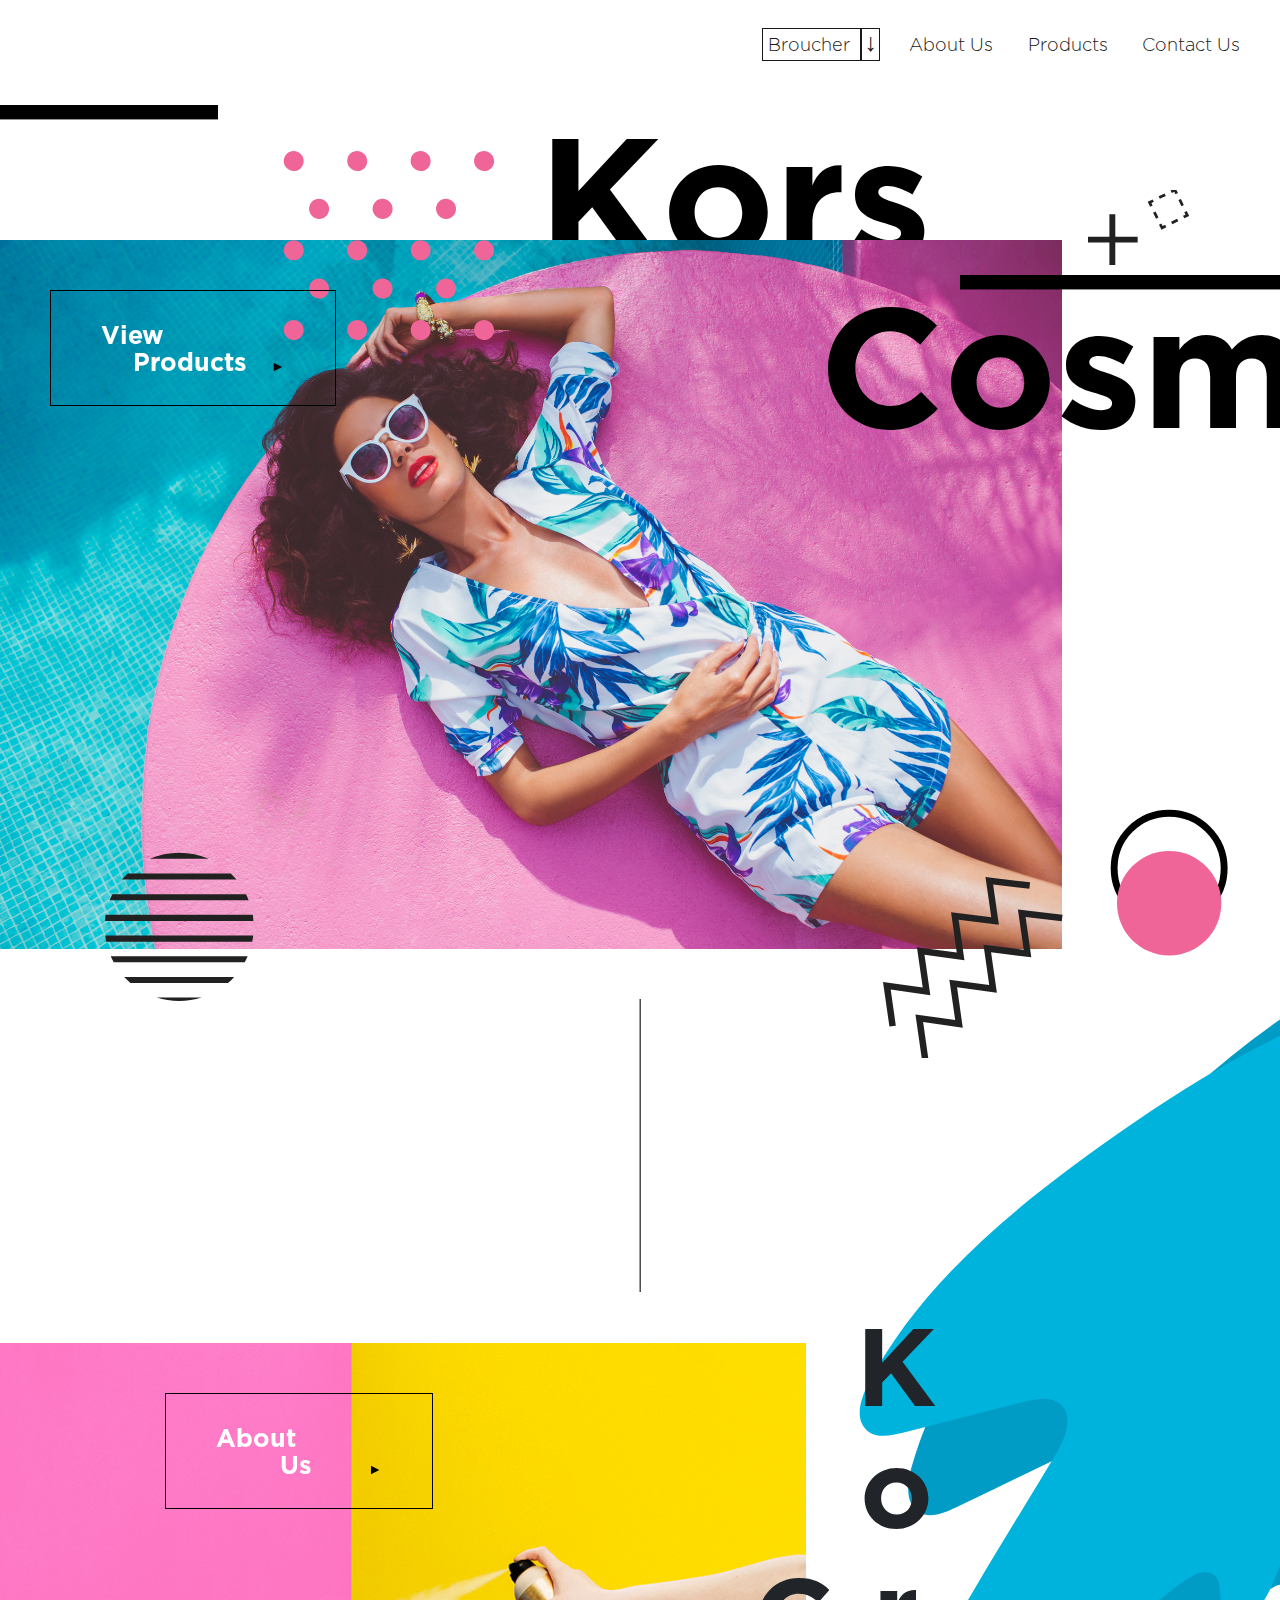
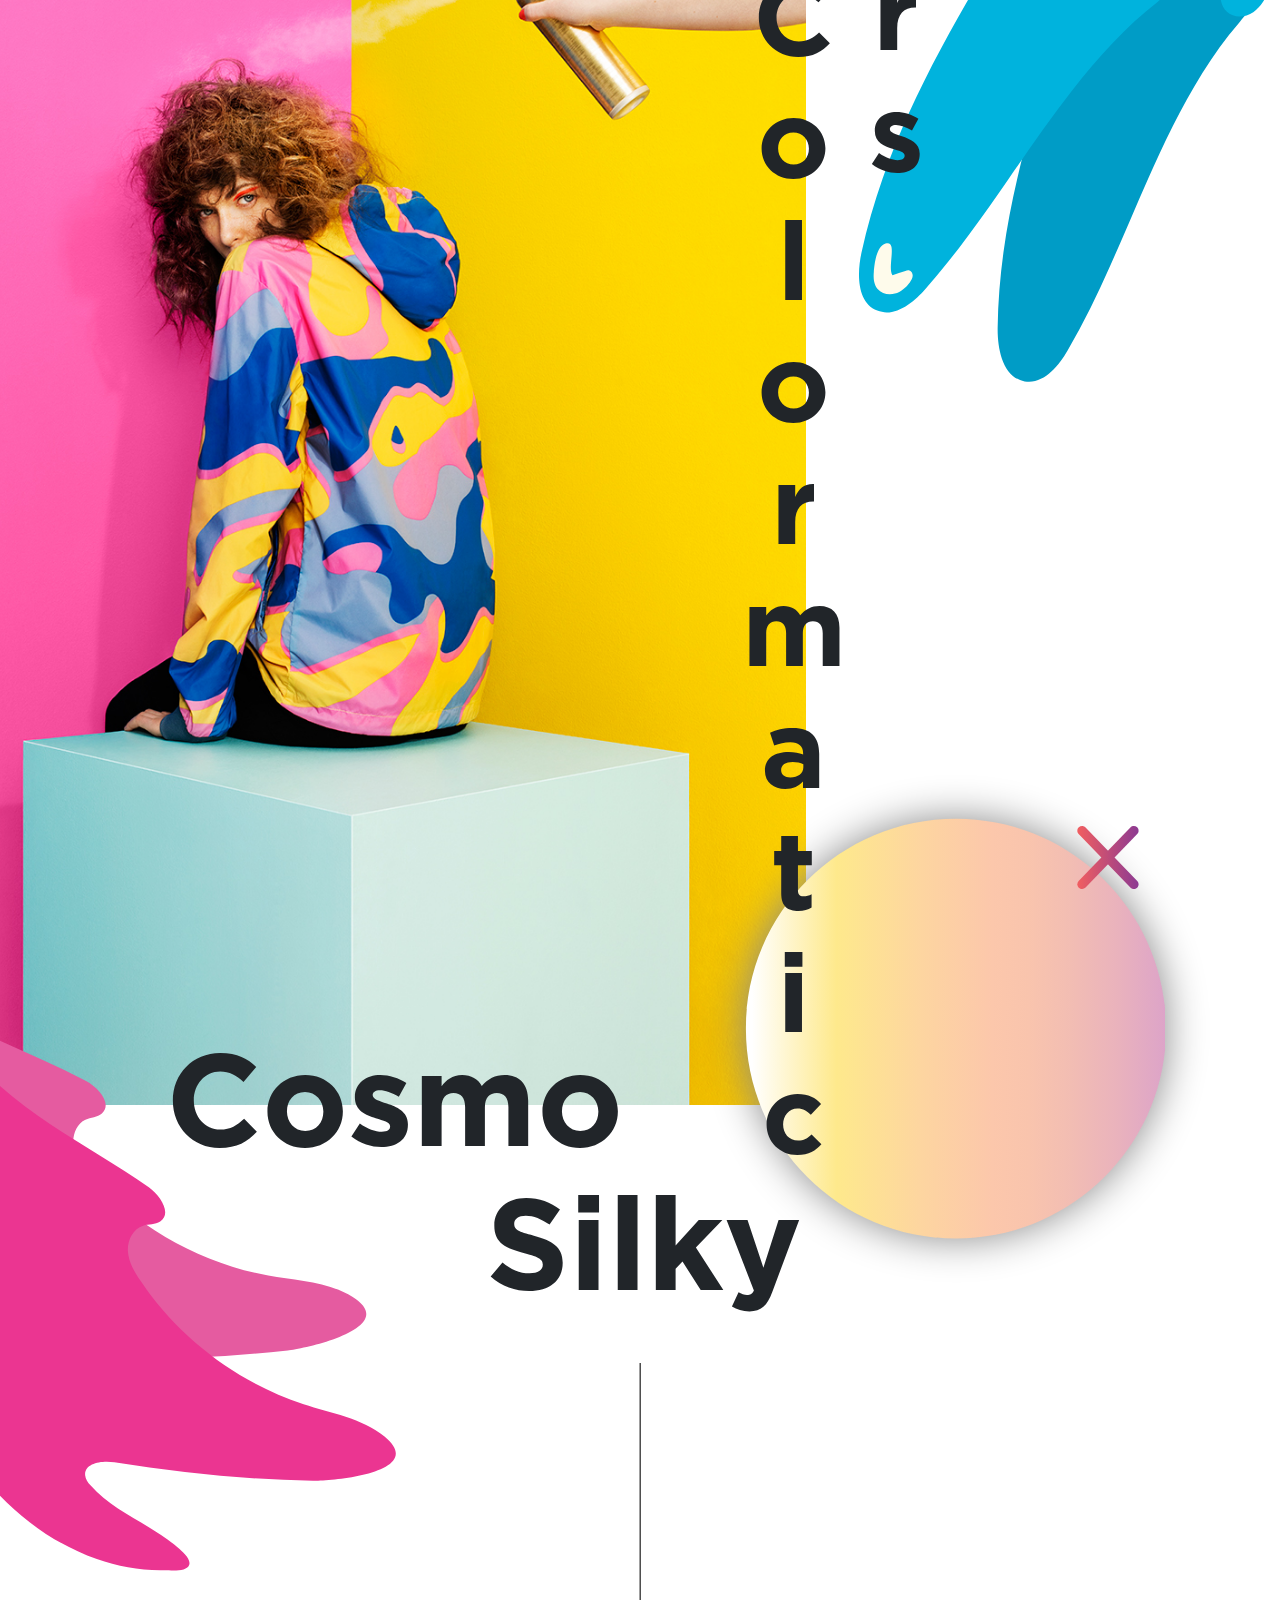
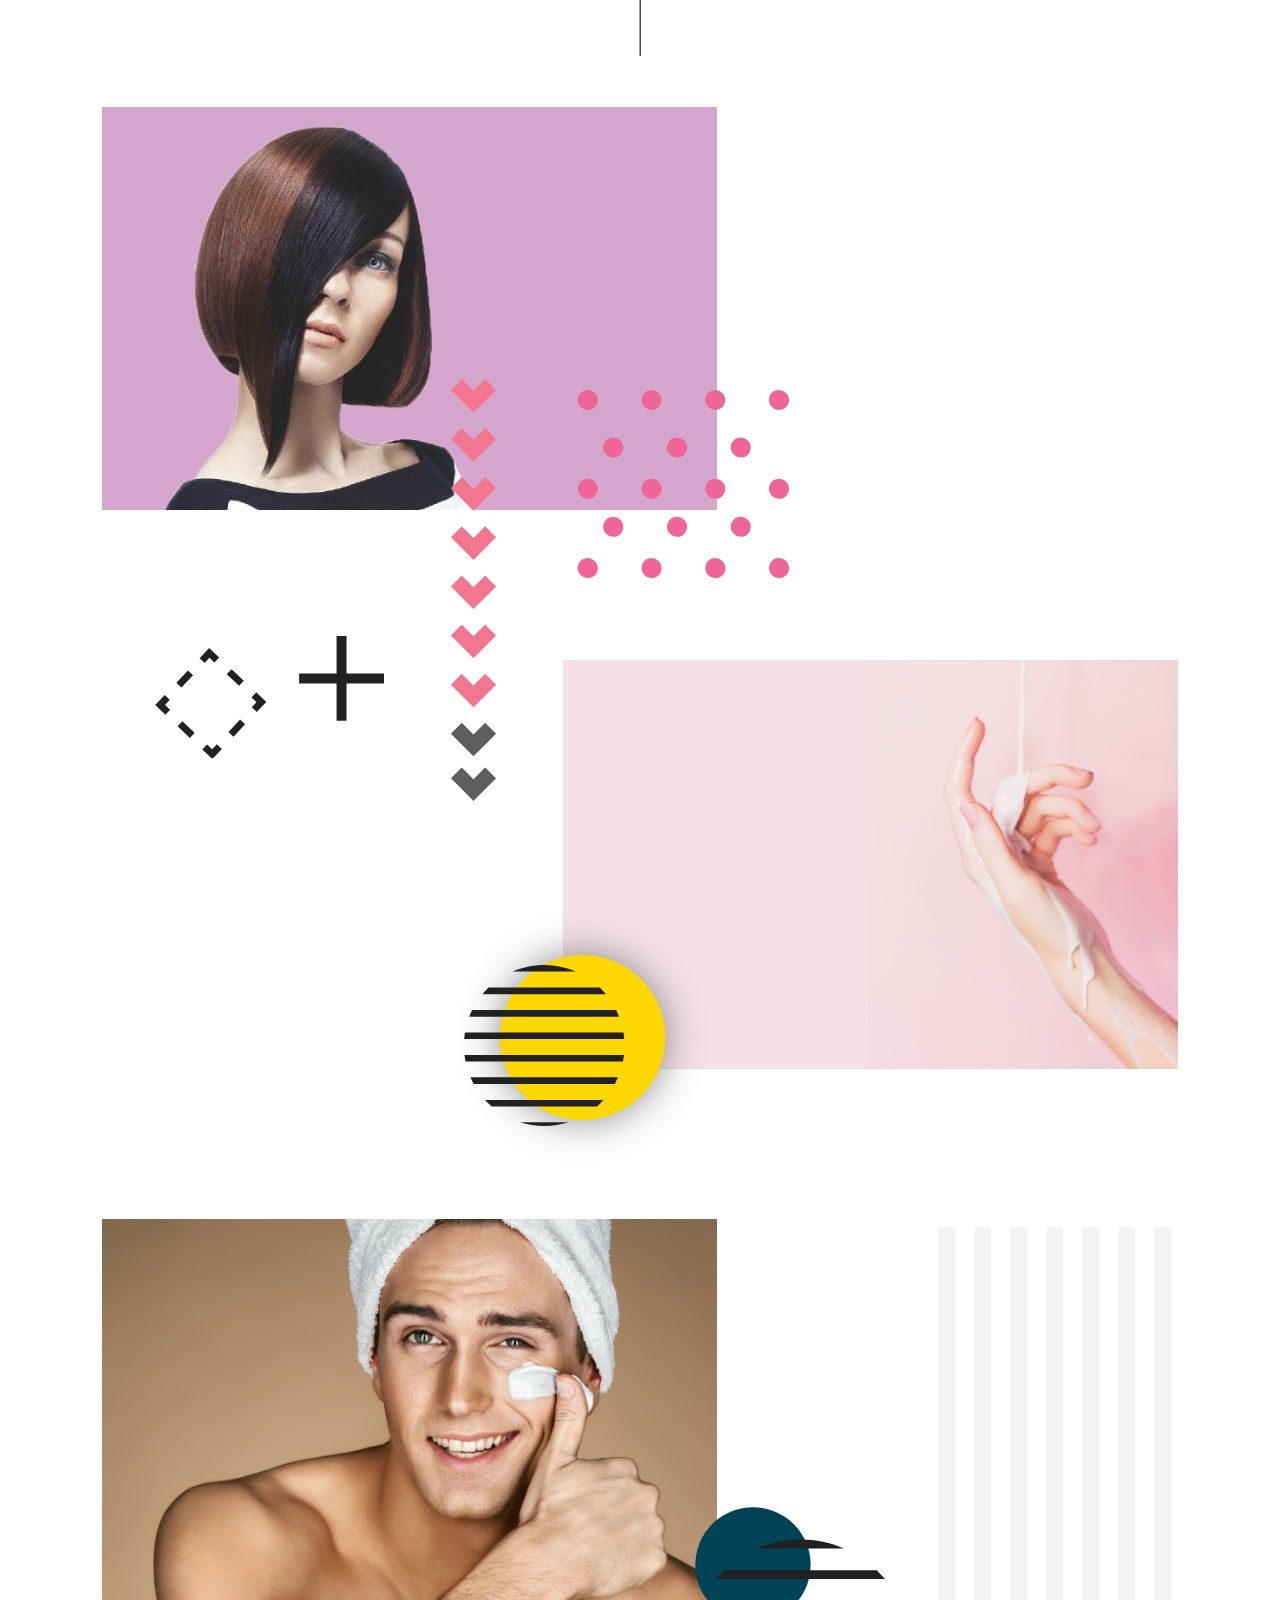
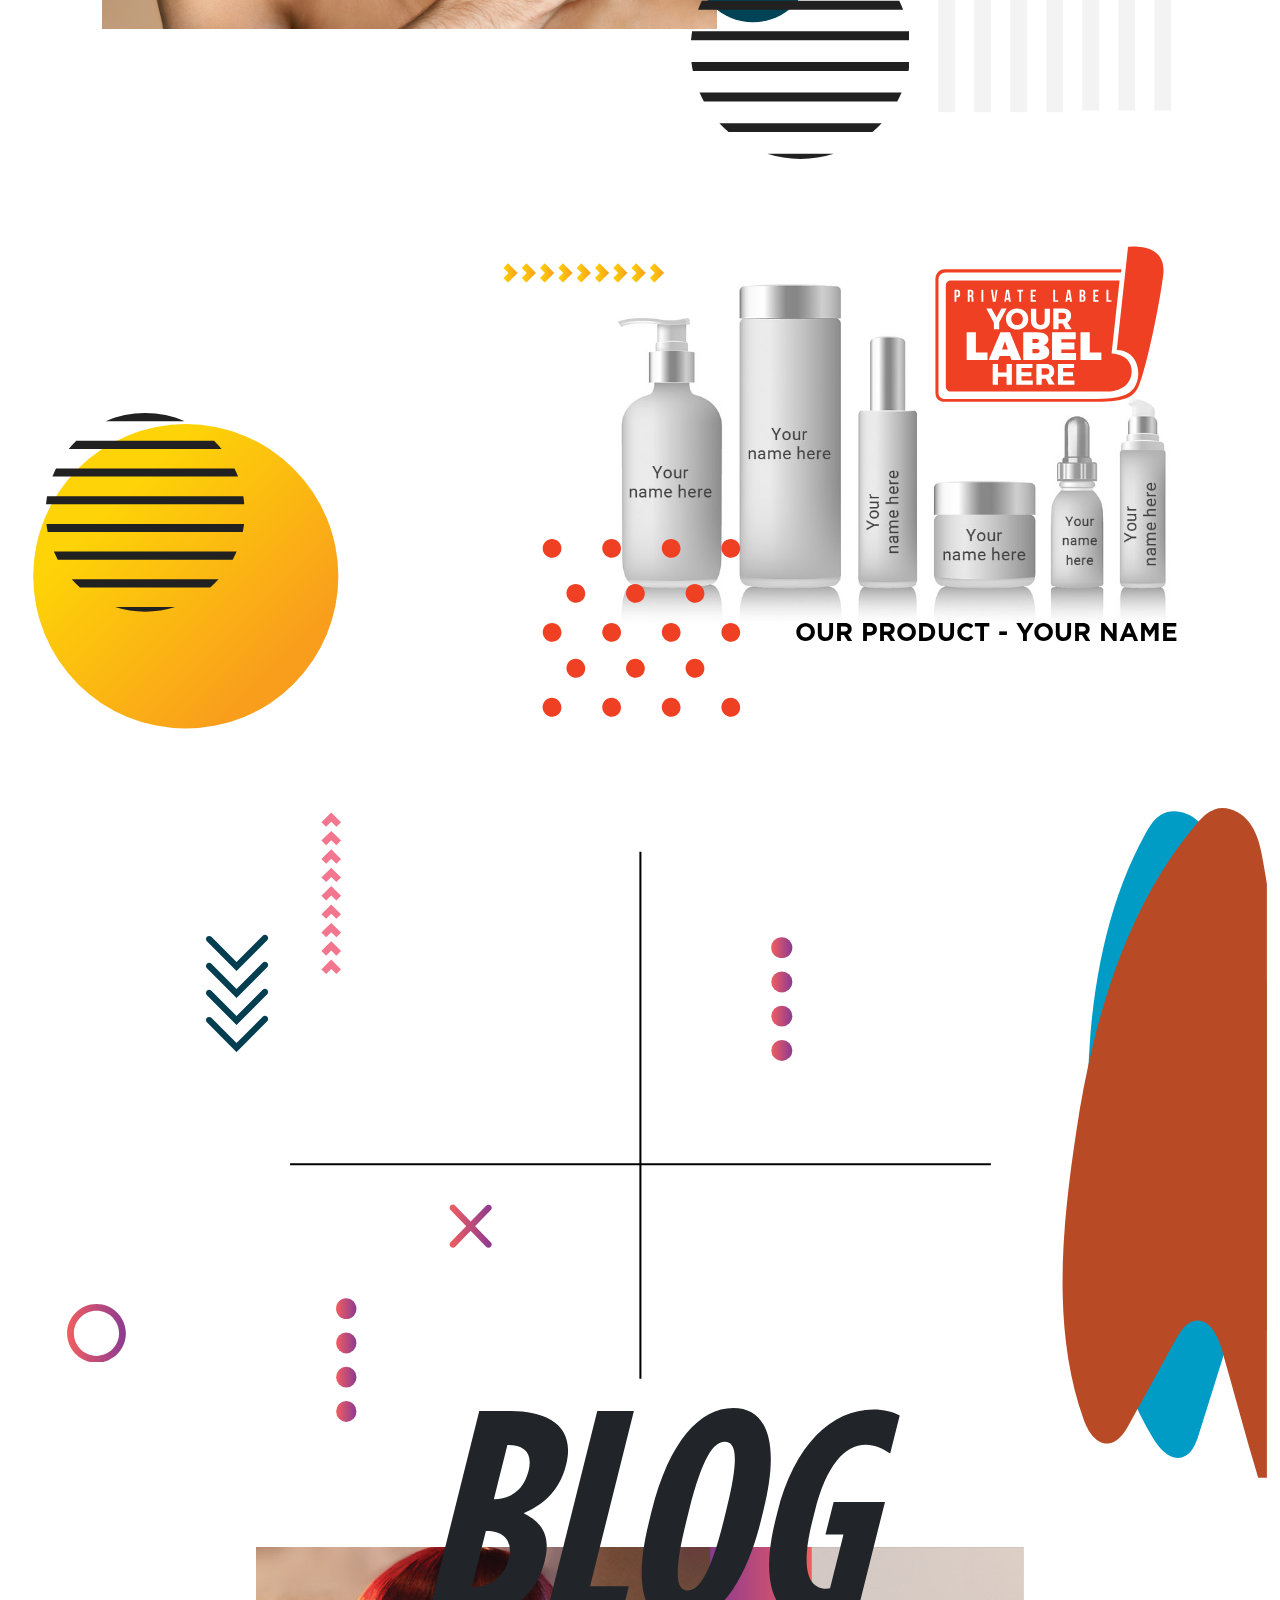
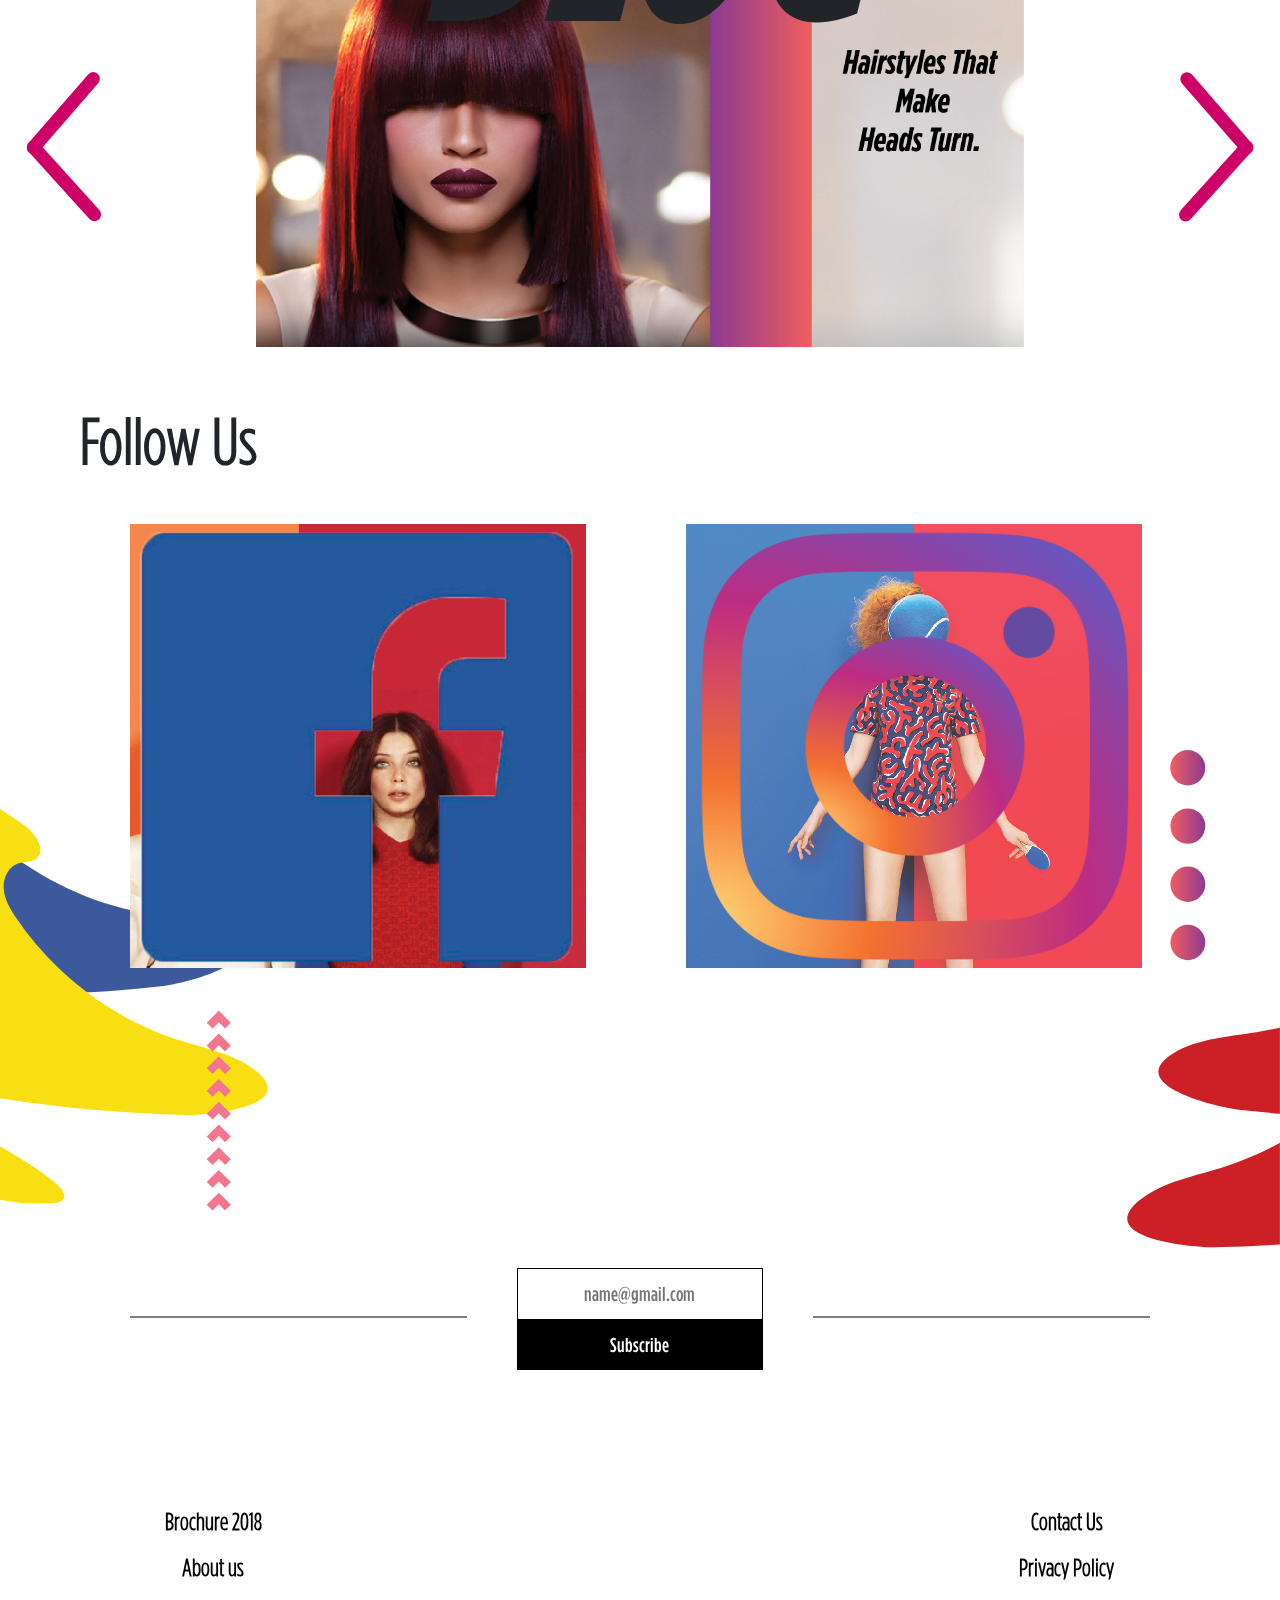
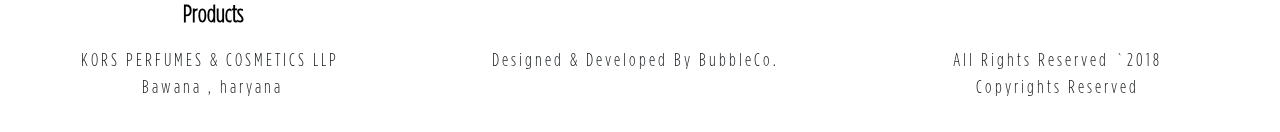
<file: index.html>
<!doctype html>
<html class="no-js" lang="">
    <head>
        <meta charset="utf-8">
        <meta http-equiv="x-ua-compatible" content="ie=edge">
        <title></title>
        <meta name="description" content="">
        <meta name="viewport" content="width=device-width, initial-scale=1">

        <link rel="manifest" href="site.webmanifest">
        <link rel="apple-touch-icon" href="icon.png">
        <!-- Place favicon.ico in the root directory -->

        <link rel="stylesheet" href="css/normalize.css">
        <link rel="stylesheet" href="css/main.css">
        <link rel="stylesheet" href="https://maxcdn.bootstrapcdn.com/bootstrap/4.0.0/css/bootstrap.min.css" integrity="sha384-Gn5384xqQ1aoWXA+058RXPxPg6fy4IWvTNh0E263XmFcJlSAwiGgFAW/dAiS6JXm" crossorigin="anonymous">
        <link rel="stylesheet" href="https://cdnjs.cloudflare.com/ajax/libs/animate.css/3.5.2/animate.min.css" integrity="sha384-OHBBOqpYHNsIqQy8hL1U+8OXf9hH6QRxi0+EODezv82DfnZoV7qoHAZDwMwEJvSw" crossorigin="anonymous">
        <link rel="stylesheet" href="css/style.css">

        <script src="https://code.jquery.com/jquery-3.2.1.slim.min.js" integrity="sha384-KJ3o2DKtIkvYIK3UENzmM7KCkRr/rE9/Qpg6aAZGJwFDMVNA/GpGFF93hXpG5KkN" crossorigin="anonymous"></script>
        <!-- <script src="https://cdnjs.cloudflare.com/ajax/libs/popper.js/1.12.9/umd/popper.min.js" integrity="sha384-ApNbgh9B+Y1QKtv3Rn7W3mgPxhU9K/ScQsAP7hUibX39j7fakFPskvXusvfa0b4Q" crossorigin="anonymous"></script> -->

        <!-- <script src="https://maxcdn.bootstrapcdn.com/bootstrap/4.0.0/js/bootstrap.min.js" integrity="sha384-JZR6Spejh4U02d8jOt6vLEHfe/JQGiRRSQQxSfFWpi1MquVdAyjUar5+76PVCmYl" crossorigin="anonymous"></script> -->
        <script src="https://cdnjs.cloudflare.com/ajax/libs/wow/1.1.2/wow.min.js" type="text/javascript"></script>
        <script src="js/main.js" type="text/javascript"></script>
        <script>new WOW().init();</script>
    </head>
    <body>
        <!--[if lte IE 9]>
            <p class="browserupgrade">You are using an <strong>outdated</strong> browser. Please <a href="https://browsehappy.com/">upgrade your browser</a> to improve your experience and security.</p>
        <![endif]-->

        <!-- Add your site or application content here -->
        <div id="header-container" class="header">
            <div id="logo-div" class="logo-box">
                <img id="Logo" src="img/logo.svg"/>
            </div>
            <div id="nav-header" class="navbar">
                <div class="close black"></div>
                <div class="header-deco1"><img src="img/svg/kors website homepage-13.svg"/></div>
                <ul id="nav-list">
                    <li class="broucher-item"><a href="#homeContainer"><span class="nav-brochure">Broucher </span><span class="darrow">&#x2193;</span></li>
                    <li><a href="#AboutUs"><span class="nav-item">About Us</span></a></li>
                    <li><a href="#HairCareContainer"><span class="nav-item">Products</span></li>
                    <li><a href="contact-us"><span class="nav-item">Contact Us</span></li>
                </ul>
            </div>
        </div>

        <div class="home-container" id="homeContainer">
            <div class="bold-line bold-first" id="boldLineFirst"><img src="img/svg/kors website homepage-20.svg"/></div>
            <div class="background-text" id="backGroundText">
                <span>K</span><span>o</span><span>r</span><span>s</span>
            </div>
            <div class="bold-line bold-second" id="boldLineSecond"><img src="img/svg/kors website homepage-20.svg"/></div>
            <div class="fixed-parallax-symbol" id="fixedParallaxSymbol"><img src="img/svg/kors website homepage-23.svg"/></div>
            <div class="fixed-parallax-circles"  id="fixedParallaxCircles"><img src="img/svg/kors website homepage-35.svg"/></div>
            <div class="foreground-text" id="foreGroundText">
                <span>C</span><span>o</span><span>s</span><span>m</span><span>e</span><span>t</span><span>i</span><span>c</span><span>s</span>
            </div>

            <a href="#HairCareContainer">
                <div class="view-product-container">
                    <div class="view-product-box">
                        <div class="view-product-text">View <br/> &nbsp; &nbsp; Products &nbsp; <span>&#9658;</span></div>
                    </div>
                </div>
            </a>
            <div class="view-product-img">
                <img src="img/ViewProducts.jpg"/>
            </div>
            <div class="circle-lines"  id="CircleLine"><img src="img/svg/kors website homepage-18.svg"/></div>
            <div class="skewcircle"  id="SkewCircle"><img src="img/svg/kors website homepage-22.svg"/></div>
            <div class="side-blue-deco"  id="sideBlueDeco"><img src="img/svg/kors website homepage-10.svg" align="middle"/></div>
            <div class="line-seperator-first line-seperator"  id="LineSeperator"><img src="img/svg/kors website homepage-24.svg" align="middle"/></div>

            <a href="about-us">
                <div class="about-us-container">
                    <div class="about-us-box">
                        <div class="about-us-text">About <br/> &nbsp; &nbsp; &nbsp; &nbsp; Us &nbsp; &nbsp; &nbsp; <span>&#9658;</span></div>
                    </div>
                </div>
            </a>
            <div class="kors-colormatic">
                <div class="about-kors" id="AboutKors"><span>K</span><span>o</span><span>r</span><span>s</span></div>
                <div class="about-colormatic" id="AboutColormatic"><span>C</span><span>o</span><span>l</span><span>o</span><span>r</span><span>m</span><span>a</span><span>t</span><span>i</span><span>c</span></div>
            </div>
            <div class="about-us-img" id="AboutUs">
                <img src="img/AboutUs.jpg"/>
            </div>
            <div class="circle-without-cross" id="CircleWithoutCross"><img src="img/svg/kors website homepage-21.svg"/></div>
            <div class="circle-cross" id="CircleCross"><img src="img/svg/kors website homepage-21a.svg"/></div>
            <div class="side-pink-deco" id="SidePinkDeco"><img src="img/svg/kors website homepage-13.svg"/></div>
            <div class="cosmo-silky-container">
                <div class="cosmo-silky-top-text" id="CosmoSilkyTopText">
                    <span>C</span><span>o</span><span>s</span><span>m</span><span>o</span>
                </div>
                <div class="cosmo-silky-bottom-text" id="CosmoSilkyBottomText">
                    <span>S</span><span>i</span><span>l</span><span>k</span><span>y</span>
                </div>
            </div>
            <div class="line-seperator-second line-seperator"  id="LineSeperator"><img src="img/svg/kors website homepage-24.svg" align="middle"/></div>
            <div class="hair-care-container" id="HairCareContainer">
                <a href="hair-care">
                    <div class="hair-care-text wow slideInRight"><span>H</span><span>a</span><span>i</span><span>r</span><span>&nbsp;</span><span>C</span><span>a</span><span>r</span><span>e</span></div>
                    <div class="hair-care-img-container"><img class="hair-care-img" src="img/HairCare.jpg"/></div>
                </a>
                <div class="hair-care-arrows" id="HairCareArrows"><img src="img/svg/kors website homepage-37.svg"/></div>
                <div class="hair-care-dots" id="HairCareDots"><img src="img/svg/kors website homepage-35.svg"/></div>
            </div>
            <div class="skin-care-container">
                <div class="skin-care-symbol" id="SkinCareSymbol"><img src="img/svg/kors website homepage-34.svg"/></div>
                <a href="skin-care">
                    <div class="skin-care-text wow slideInLeft"><span>S</span><span>k</span><span>i</span><span>n</span><span>&nbsp;</span><span>C</span><span>a</span><span>r</span><span>e</span></div>
                    <div class="skin-care-img-container"><img class="skin-care-img" src="img/SkinCare.jpg"/></div>
                </a>
                <div class="skin-care-circles" id="SkinCareCircles">
                    <img class="skin-care-yellow-circle" src="img/svg/kors website homepage-33.svg"/>
                    <img class="skin-care-strip-circles" src="img/svg/kors website homepage-18.svg"/>
                </div>
            </div>
            <div class="gentlemen-container">
                <a href="gentle-men">
                    <div class="gentlemen-text wow slideInRight"><span>G</span><span>e</span><span>n</span><span>t</span><span>l</span><span>e</span><span>m</span><span>e</span><span>n</span></div>
                    <div class="gentlemen-img-container"><img class="gentlemen-img" src="img/GentleMen.jpg"/></div>
                </a>
                <div class="gentlemen-strips"><img src="img/svg/kors website homepage-42.svg"/></div>
                <div class="gentlemen-circles" id="GentleMenCircles"><img src="img/svg/kors website homepage-32.svg"/></div>
            </div>
            <div class="private-label-container">
                <div class="private-label-arrow" id="PrivateLabelArrows"><img src="img/svg/kors website homepage-25.svg"/></div>
                <a href="private-label">
                    <div class="private-label-text wow slideInLeft"><span>P</span><span>r</span><span>i</span><span>v</span><span>a</span><span>t</span><span>e</span><br/><div class="private-label-text2"><span>&nbsp;&nbsp;</span><span>L</span><span>a</span><span>b</span><span>e</span><span>l</span></div></div>
                    <div class="private-label-img-container"><img class="private-label-img" src="img/privatelabel.jpg"/></div>
                    <div class="private-label-label"><img src="img/svg/kors website private label-53.svg"/></div>
                    <div class="private-label-tag"><b>OUR PRODUCT - YOUR NAME</b></div>
                </a>
                <div class="private-label-dots" id="PrivateLabelDots"><img src="img/svg/kors website homepage-30.svg"/></div>
                <div class="private-label-circles" id="PrivateLabelCircles"><img src="img/svg/kors website homepage-31.svg"/></div>
            </div>
            <div class="design-space-crosses">
                <div class="side-colors-deco"><img class="side-colors-img" src="img/svg/kors website homepage-11.svg"/></div>
                <div class="deco-up-arrows" id="DecoUpArrows"><img src="img/svg/kors website homepage-28.svg"/></div>
                <div class="deco-down-arrows" id="DecoDownArrows"><img src="img/svg/kors website homepage-29.svg"/></div>
                <div class="deco-dots-top" id="DecoDotsTop"><img src="img/svg/kors website homepage-26.svg"/></div>
                <div class="deco-dots-bottom" id="DecoDotsBottom"><img src="img/svg/kors website homepage-26.svg"/></div>
                <div class="deco-close-symbol" id="DecoCloseSymbol"><img src="img/svg/kors website homepage-21a.svg"/></div>
                <div class="deco-small-circle" id="DecoSmallCircle"><img src="img/svg/kors website homepage-38.svg"/></div>
                <div class="deco-cross"><img class="deco-cross-img" src="img/svg/kors website homepage-15.svg"/></div>
            </div>
            <div class="blog-container">
                <div class="blog-title">BLOG</div>
                <div class="left-blog-switch blog-switch" id="BlogArrowLeft"><img id="BlogArrowLeftImg" src="img/blogs/arrow Left.svg"/></div>
                <div class="blogs-images-container" id="BlogImgContainer">
                    <div class="blogs-images" id="BlogsImages">
                        <a href="#"><img id="BlogImg1" src="img/blogs/blog1.jpg"/></a>
                        <a href="#"><img id="BlogImg2" src="img/blogs/blog2.jpg"/></a>
                        <a href="#"><img id="BlogImg3" src="img/blogs/blog3.jpg"/></a>
                        <a href="#"><img id="BlogImg4" src="img/blogs/blog4.jpg"/></a>
                    </div>
                </div>
                <div class="right-blog-switch blog-switch" id="BlogArrowRight"><img id="BlogArrowRightImg" src="img/blogs/arrow Right.svg"/></div>
            </div>
            <div class="follow-us-container">
                <div class="follow-left-deco"><img src="img/svg/kors website homepage-12.svg"/></div>
                <div class="follow-dots" id="FollowDots"><img src="img/svg/kors website homepage-26.svg"/></div>
                <div class="follow-arrows" id="FollowArrows"><img src="img/svg/kors website homepage-28.svg"/></div>
                <div class="follow-right-deco"><img src="img/svg/kors website homepage-41.svg"/></div>
                <div class="follow-us-title">Follow Us</div>
                <div class="follow-contatiner">
                    <div class="facebook-follow">
                        <a href="#">
                            <div class="facebook">
                                <img src="img/kors-website-fb-pic.jpg"/>
                                <img class="fb-cover" src="img/kors-website-fb.svg"/>
                            </div>
                        </a>
                    </div>
                    <div class="instagram-follow">
                        <a href="#">
                            <div class="instagram">
                                <img src="img/kors-website-insta-pic.jpg"/>
                                <img class="insta-cover" src="img/kors-website-insta.svg"/>
                            </div>
                        </a>
                    </div>
                </div>
                <div class="email-subscribe-container">
                    <div class="line-svg line-svg1">
                        <svg height="17" width="100%">
                            <line x1="0" y1="9" x2="1000" y2="9" style="stroke:rgb(0,0,0);stroke-width:1" />
                        </svg>
                    </div>
                    <div class="email-subscribe">
                        <form name="email-subscribe" onSubmit="subscribeEmail()">
                            <input class="email" id="SubscribeEmail" name="email" type="email" placeholder="name@gmail.com"/><br/>
                            <input class="subscribe" type="submit" value="Subscribe"/>
                        </form>
                        <div class="subscribe-msg" id="SubscribeMsg"></div>
                    </div>
                    <div class="line-svg line-svg2">
                      <svg height="17" width="100%">
                          <line x1="0" y1="9" x2="1000" y2="9" style="stroke:rgb(0,0,0);stroke-width:1" />
                      </svg>
                    </div>
                </div>
            </div>
            <div class="footer">
                <div class="footer-link-line-seperator"><div class="footer-top-line"></div></div>
                <div class="footer-link-container">
                    <div class="footer-section section-1">
                        <div class="footer-links"><a href="#homeContainer">Brochure 2018</a></div>
                        <div class="footer-links"><a href="#AboutUs">About us</a></div>
                        <div class="footer-links"><a href="#HairCareContainer">Products</a></div>
                    </div>
                    <div class="footer-section"></div>
                    <div class="footer-section section-2">
                        <div class="footer-links"><a href="contact-us">Contact Us</a></div>
                        <div class="footer-links"><a href="#">Privacy Policy</a></div>
                    </div>
                </div>
                <div class="footer-container">
                    <div class="footer-line-seperator"><div class="footer-top-line"></div></div>
                    <div class="footer-text">K O R S &nbsp; P E R F U M E S &nbsp; & &nbsp; C O S M E T I C S &nbsp; L L P &nbsp;<br/>B a w a n a &nbsp; , &nbsp; h a r y a n a</div>
                    <div class="footer-line-seperator"><div class="footer-top-line"></div></div>
                    <div class="footer-text">D e s i g n e d &nbsp; & &nbsp; D e v e l o p e d &nbsp; B y &nbsp; B u b b l e C o .</div>
                    <div class="footer-line-seperator"><div class="footer-top-line"></div></div>
                    <div class="footer-text">A l l &nbsp; R i g h t s &nbsp; R e s e r v e d &nbsp; ` 2 0 1 8 <br/> C o p y r i g h t s &nbsp; R e s e r v e d</div>
                </div>
            </div>
        </div>

        <script src="js/vendor/modernizr-3.5.0.min.js"></script>
        <script src="https://code.jquery.com/jquery-3.2.1.min.js" integrity="sha256-hwg4gsxgFZhOsEEamdOYGBf13FyQuiTwlAQgxVSNgt4=" crossorigin="anonymous"></script>
        <script>window.jQuery || document.write('<script src="js/vendor/jquery-3.2.1.min.js"><\/script>')</script>
        <script src="js/plugins.js"></script>
        <script src="js/main.js"></script>

        <!-- Google Analytics: change UA-XXXXX-Y to be your site's ID. -->
        <script>
            window.ga=function(){ga.q.push(arguments)};ga.q=[];ga.l=+new Date;
            ga('create','UA-XXXXX-Y','auto');ga('send','pageview')
        </script>
        <script src="https://www.google-analytics.com/analytics.js" async defer></script>
    </body>
</html>
</file>
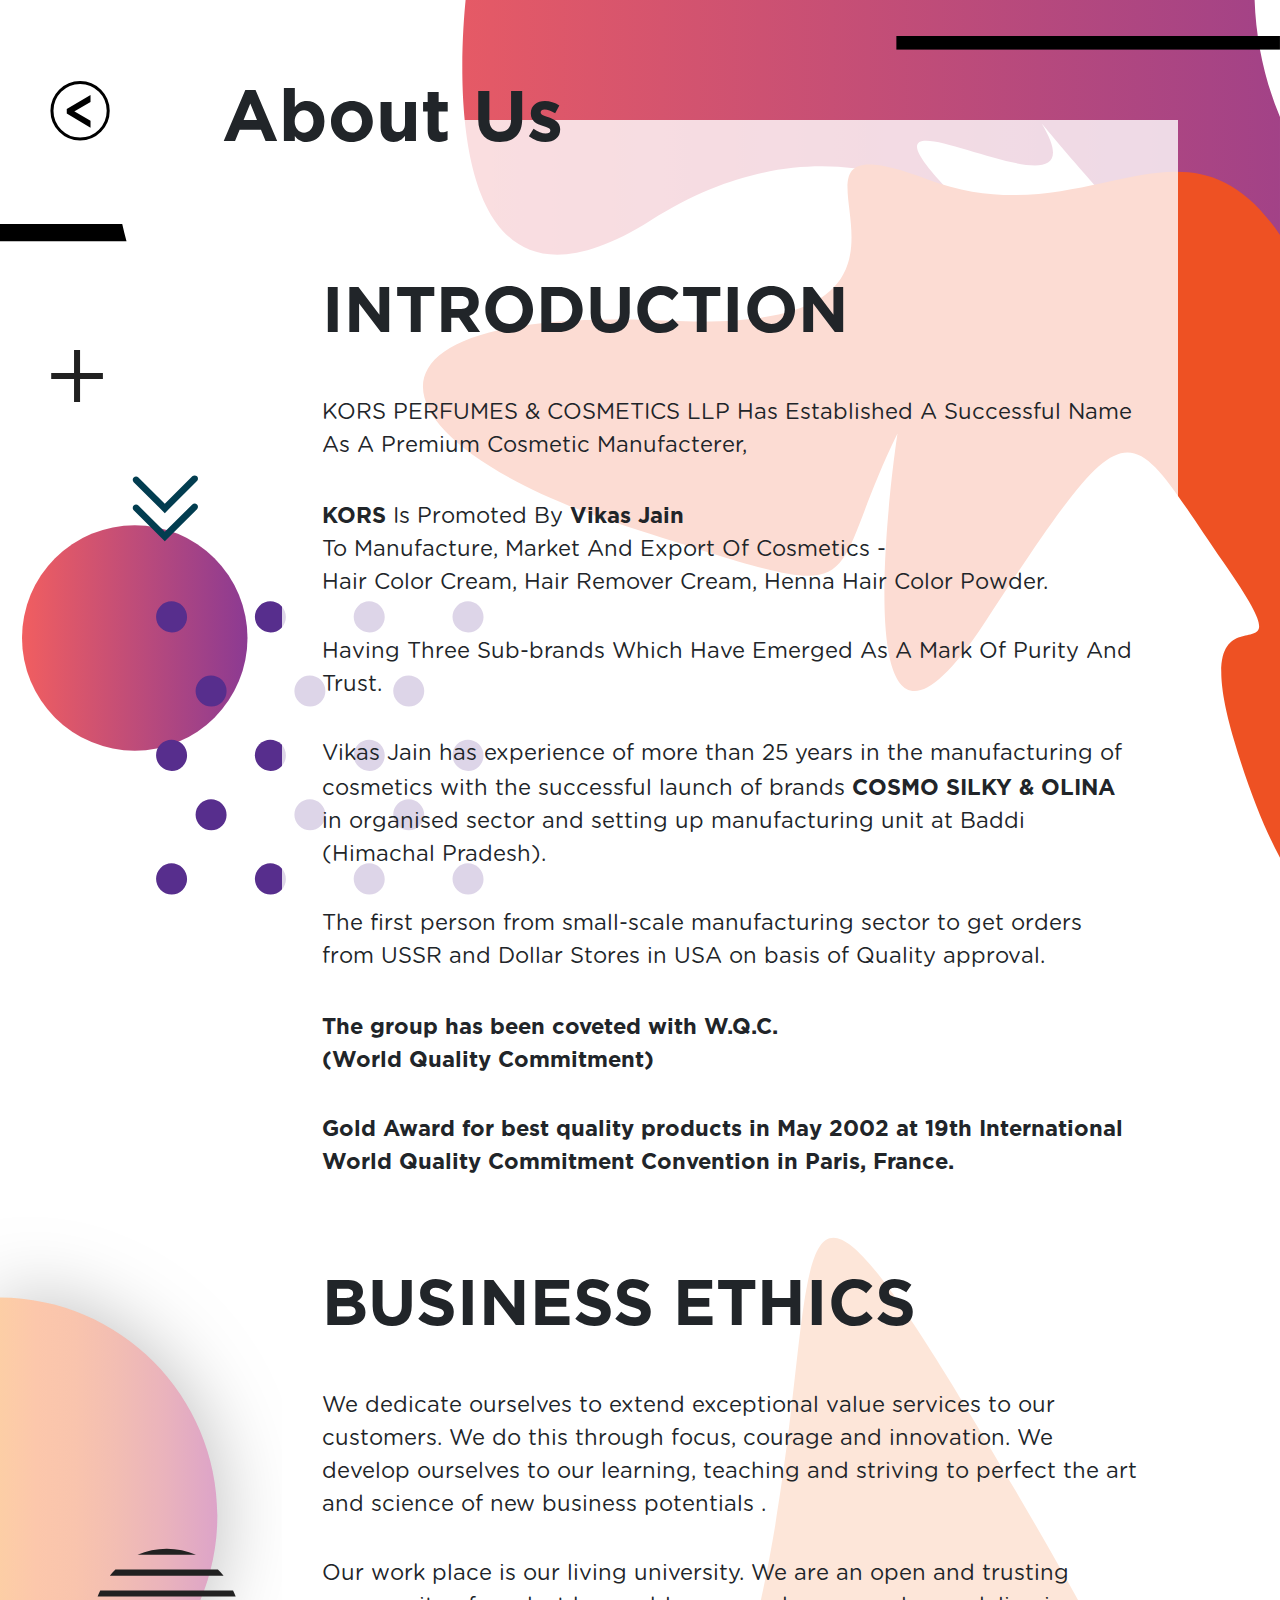
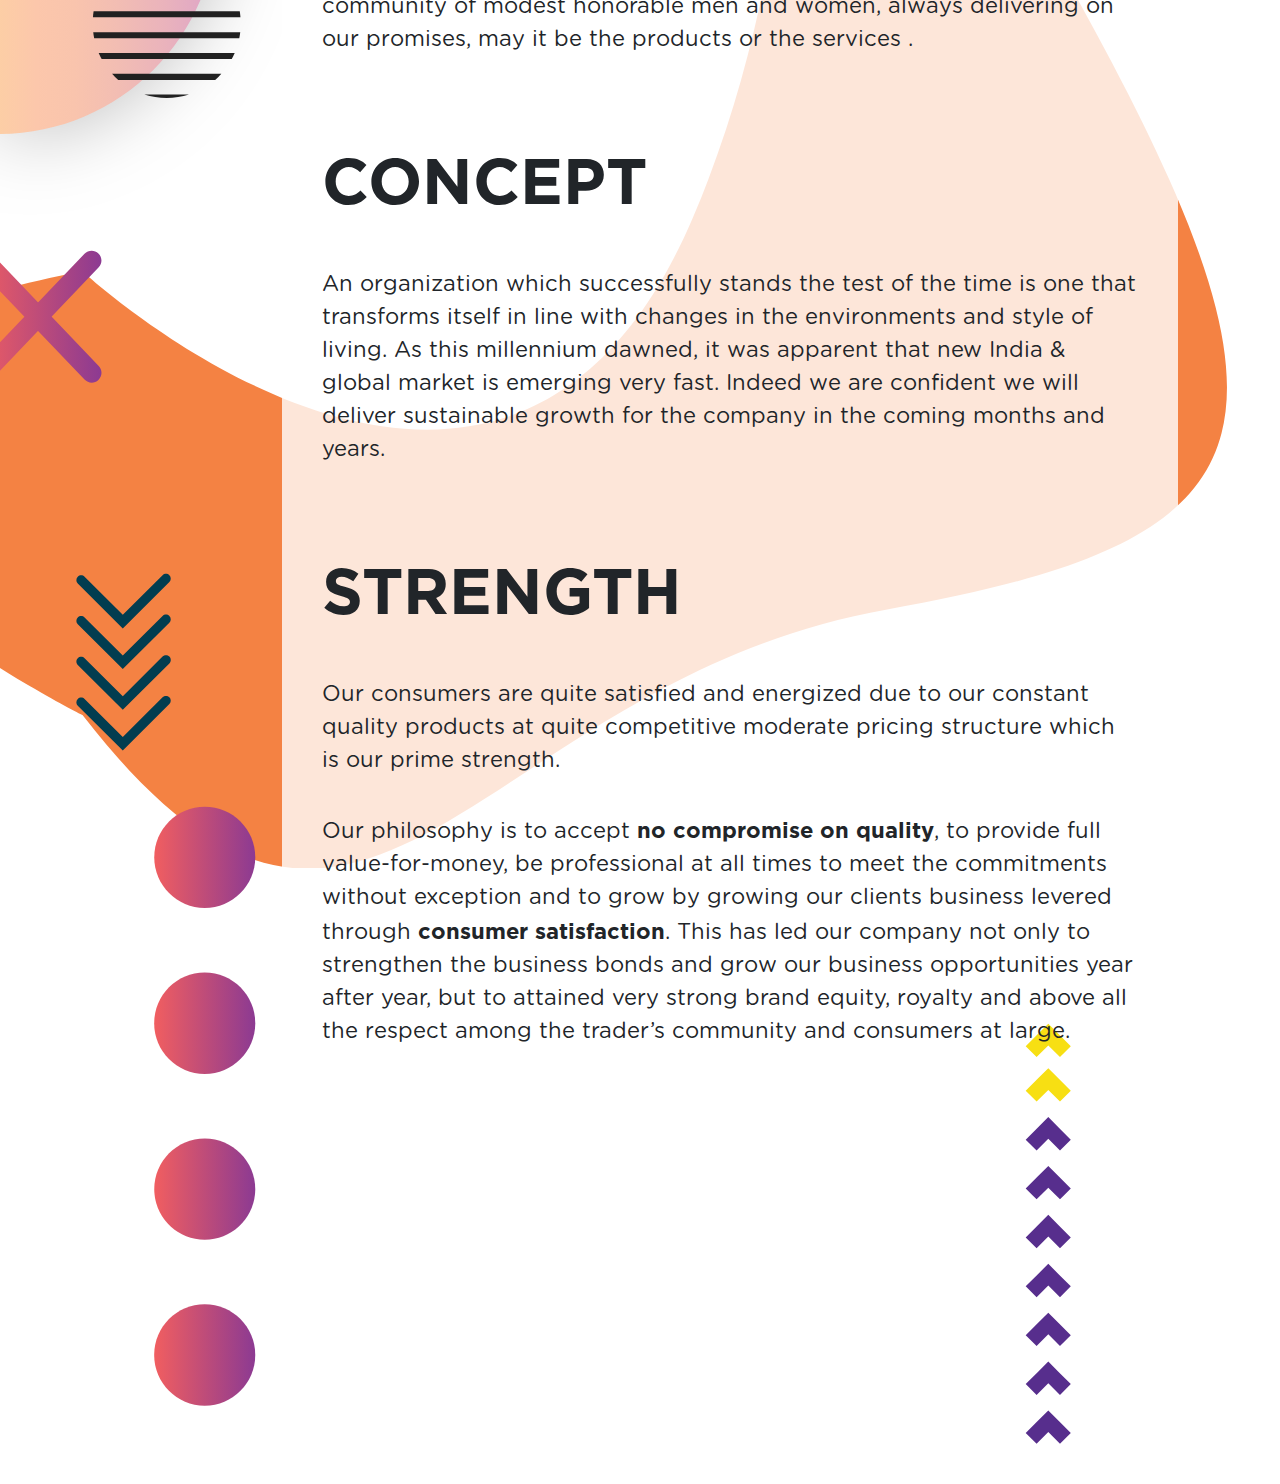
<file: about-us/index.html>
<!doctype html>
<html class="no-js" lang="">
    <head>
        <meta charset="utf-8">
        <meta http-equiv="x-ua-compatible" content="ie=edge">
        <title></title>
        <meta name="description" content="">
        <meta name="viewport" content="width=device-width, initial-scale=1">

        <link rel="manifest" href="site.webmanifest">
        <link rel="apple-touch-icon" href="icon.png">
        <!-- Place favicon.ico in the root directory -->

        <link rel="stylesheet" href="../css/normalize.css">
        <link rel="stylesheet" href="../css/main.css">
        <link rel="stylesheet" href="https://maxcdn.bootstrapcdn.com/bootstrap/4.0.0/css/bootstrap.min.css" integrity="sha384-Gn5384xqQ1aoWXA+058RXPxPg6fy4IWvTNh0E263XmFcJlSAwiGgFAW/dAiS6JXm" crossorigin="anonymous">
        <link rel="stylesheet" href="css/style.css">

        <script src="https://code.jquery.com/jquery-3.2.1.slim.min.js" integrity="sha384-KJ3o2DKtIkvYIK3UENzmM7KCkRr/rE9/Qpg6aAZGJwFDMVNA/GpGFF93hXpG5KkN" crossorigin="anonymous"></script>
        <script src="https://cdnjs.cloudflare.com/ajax/libs/popper.js/1.12.9/umd/popper.min.js" integrity="sha384-ApNbgh9B+Y1QKtv3Rn7W3mgPxhU9K/ScQsAP7hUibX39j7fakFPskvXusvfa0b4Q" crossorigin="anonymous"></script>

        <script src="https://maxcdn.bootstrapcdn.com/bootstrap/4.0.0/js/bootstrap.min.js" integrity="sha384-JZR6Spejh4U02d8jOt6vLEHfe/JQGiRRSQQxSfFWpi1MquVdAyjUar5+76PVCmYl" crossorigin="anonymous"></script>
        <script src="js/main.js" type="text/javascript"></script>
    </head>
    <body>
        <!--[if lte IE 9]>
            <p class="browserupgrade">You are using an <strong>outdated</strong> browser. Please <a href="https://browsehappy.com/">upgrade your browser</a> to improve your experience and security.</p>
        <![endif]-->

        <!-- Add your site or application content here -->
        <div class="about-us-container" id="AboutUsContainer">
            <div class="about-back"><a href="#" onclick="window.history.back()"><img src="../img/products/kors website -47.svg"/></a></div>
            <div class="about-deco-1"><img src="../img/about-us/kors website -58.svg"/></div>
            <div class="about-deco-2"><img src="../img/about-us/kors website -59.svg"/></div>
            <div class="about-deco-3" id="DecoCircle"><img src="../img/about-us/kors website -61.svg"/></div>
            <div class="about-deco-4" id="DecoDownArrows"><img src="../img/about-us/kors website -62.svg"/></div>
            <div class="about-deco-5" id="DecoPlus"><img src="../img/about-us/kors website -63.svg"/></div>
            <div class="about-deco-6"><img src="../img/about-us/kors website -65.svg"/></div>
            <div class="about-deco-7"><img src="../img/about-us/kors website -66.svg"/></div>
            <div class="about-deco-8" id="DecoDots"><img src="../img/about-us/kors website -67.svg"/></div>
            <div class="about-deco-9"><img src="../img/about-us/kors website -68.svg"/></div>
            <div class="about-deco-10" id="DecoCircleLines"><img src="../img/svg/kors website homepage-18.svg"/></div>
            <div class="about-deco-14"><img src="../img/about-us/kors website -74.svg"/></div>
            <div class="about-deco-11" id="DecoCross"><img src="../img/about-us/kors website -69.svg"/></div>
            <div class="about-deco-15" id="AboutDeco15"><img src="../img/about-us/kors website -73.svg"/></div>
            <div class="about-deco-12" id="DecoDownAroows2"><img src="../img/about-us/kors website -70.svg"/></div>
            <div class="about-deco-16" id="DecoUpArrows"><img src="../img/about-us/kors website -71.svg"/></div>
            <div class="about-deco-13" id="DecoVerticalDots"><img src="../img/about-us/kors website -72.svg"/></div>
            <div class="about-us-text-background" id="AboutUsTextBackground"></div>
            <div class="about-us-text-container" id="AboutUsTextContainer">
                <div class="about-us-header">About Us</div>
                <div class="about-us-side-header">INTRODUCTION</div>
                <p>KORS PERFUMES & COSMETICS LLP Has Established A Successful Name As A Premium Cosmetic Manufacterer,</p>
                <p><span class="bold">KORS</span> Is Promoted By <span class="bold">Vikas Jain</span><br/>To Manufacture, Market And Export Of Cosmetics - <br/>Hair Color Cream, Hair Remover Cream, Henna Hair Color Powder. </p>
                <p>Having Three Sub-brands Which Have Emerged As A Mark Of Purity And Trust.</p>
                <p>Vikas Jain has experience of more than 25 years in the manufacturing of cosmetics with the successful launch of brands <span class="bold">COSMO SILKY & OLINA</span> in organised sector and setting up manufacturing unit at Baddi (Himachal Pradesh).</p>
                <p>The first person from small-scale manufacturing sector to get orders from USSR and Dollar Stores in USA on basis of Quality approval. </p>
                <p class="bold">The group has been coveted with W.Q.C.<br/>(World Quality Commitment) </p>
                <p class="bold">Gold Award for best quality products in May 2002 at 19th International World Quality Commitment Convention in Paris, France.</p>
                <div class="about-us-side-header">BUSINESS ETHICS</div>
                <p>We dedicate ourselves to extend exceptional value services to our customers. We do this through focus, courage and innovation. We develop ourselves to our learning, teaching and striving to perfect the art and science of new business potentials . </p>
                <p>Our work place is our living university. We are an open and trusting community of modest honorable men and women, always delivering on our promises, may it be the products or the services .</p>
                <div class="about-us-side-header">CONCEPT</div>
                <p>An organization which successfully stands the test of the time is one that transforms itself in line with changes in the environments and style of living. As this millennium dawned, it was apparent that new India & global market is emerging very fast. Indeed we are confident we will deliver sustainable growth for the company in the coming months and years.</p>
                <div class="about-us-side-header">STRENGTH</div>
                <p>Our consumers are quite satisfied and energized due to our constant quality products at quite competitive moderate pricing structure which is our prime strength.</p>
                <p>Our philosophy is to accept <span class="bold">no compromise on quality</span>, to provide full value-for-money, be professional at all times to meet the commitments without exception and to grow by growing our clients business levered through <span class="bold">consumer satisfaction</span>. This has led our company not only to strengthen the business bonds and grow our business opportunities year after year, but to attained very strong brand equity, royalty and above all the respect among the trader’s community and consumers at large. </p>
            </div>
        </div>
        <script src="../js/vendor/modernizr-3.5.0.min.js"></script>
        <script src="https://code.jquery.com/jquery-3.2.1.min.js" integrity="sha256-hwg4gsxgFZhOsEEamdOYGBf13FyQuiTwlAQgxVSNgt4=" crossorigin="anonymous"></script>
        <script>window.jQuery || document.write('<script src="../js/vendor/jquery-3.2.1.min.js"><\/script>')</script>
        <script src="../js/plugins.js"></script>

        <!-- Google Analytics: change UA-XXXXX-Y to be your site's ID. -->
        <script>
            window.ga=function(){ga.q.push(arguments)};ga.q=[];ga.l=+new Date;
            ga('create','UA-XXXXX-Y','auto');ga('send','pageview')
        </script>
        <script src="https://www.google-analytics.com/analytics.js" async defer></script>
    </body>
</html>
</file>
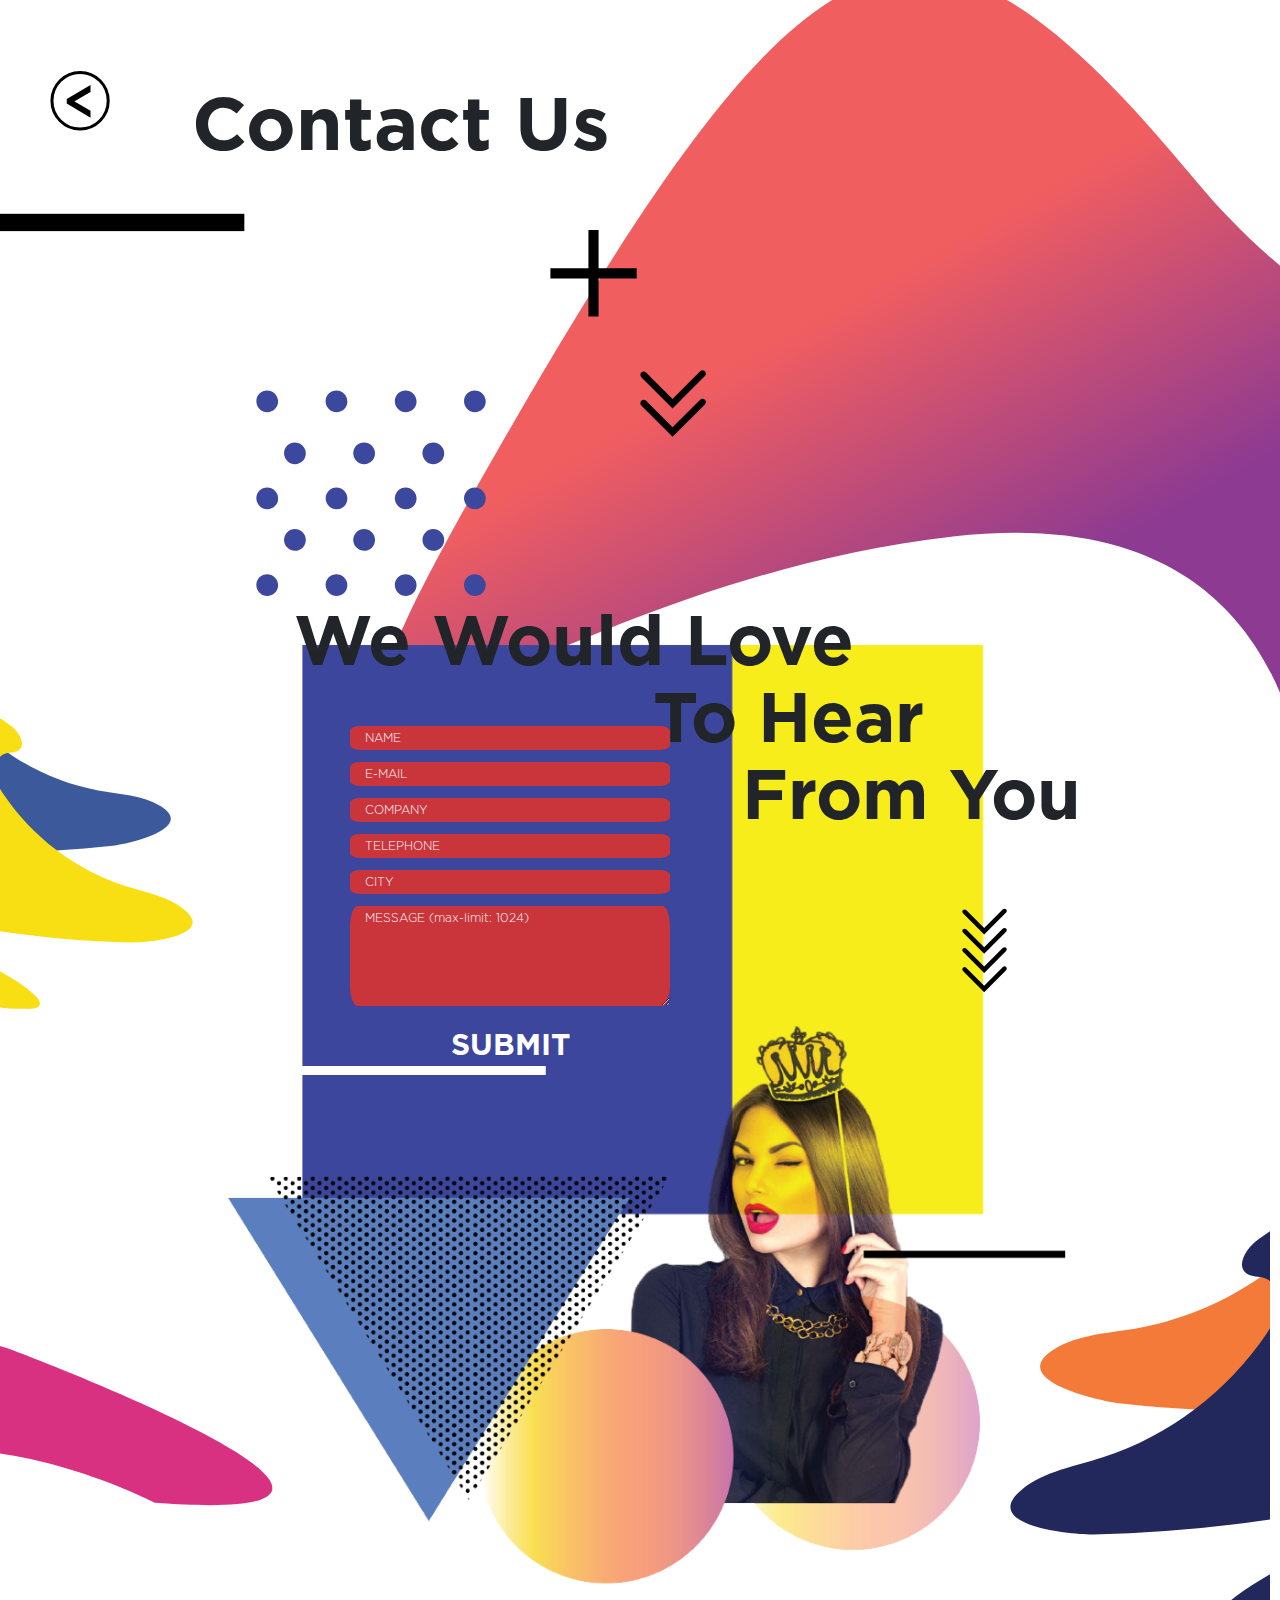
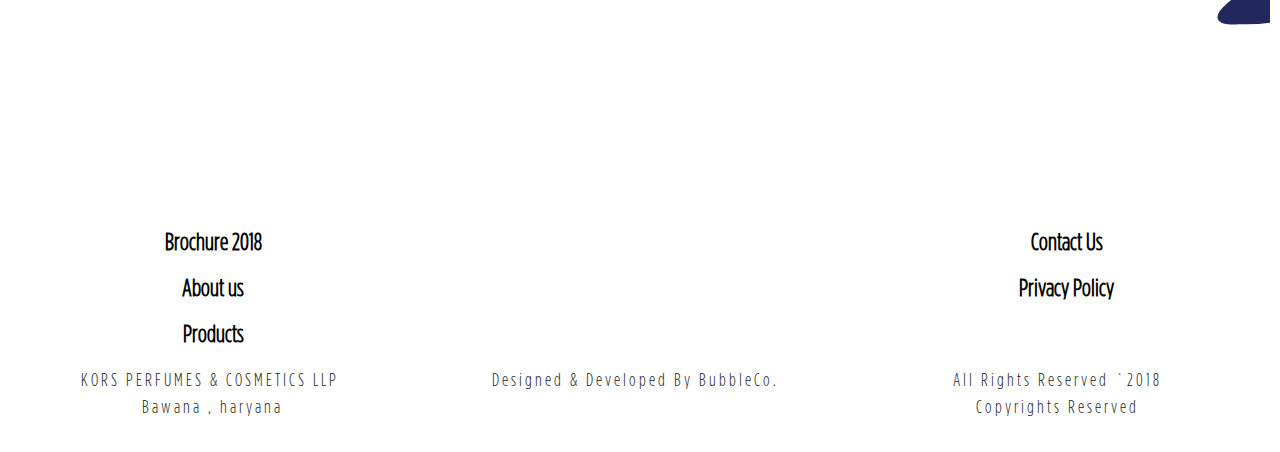
<file: contact-us/index.html>
<!doctype html>
<html class="no-js" lang="">
    <head>
        <meta charset="utf-8">
        <meta http-equiv="x-ua-compatible" content="ie=edge">
        <title></title>
        <meta name="description" content="">
        <meta name="viewport" content="width=device-width, initial-scale=1">

        <link rel="manifest" href="site.webmanifest">
        <link rel="apple-touch-icon" href="icon.png">
        <!-- Place favicon.ico in the root directory -->

        <link rel="stylesheet" href="../css/normalize.css">
        <link rel="stylesheet" href="../css/main.css">
        <link rel="stylesheet" href="https://maxcdn.bootstrapcdn.com/bootstrap/4.0.0/css/bootstrap.min.css" integrity="sha384-Gn5384xqQ1aoWXA+058RXPxPg6fy4IWvTNh0E263XmFcJlSAwiGgFAW/dAiS6JXm" crossorigin="anonymous">
        <link rel="stylesheet" href="css/style.css">

        <script src="https://code.jquery.com/jquery-3.2.1.slim.min.js" integrity="sha384-KJ3o2DKtIkvYIK3UENzmM7KCkRr/rE9/Qpg6aAZGJwFDMVNA/GpGFF93hXpG5KkN" crossorigin="anonymous"></script>
        <script src="https://cdnjs.cloudflare.com/ajax/libs/popper.js/1.12.9/umd/popper.min.js" integrity="sha384-ApNbgh9B+Y1QKtv3Rn7W3mgPxhU9K/ScQsAP7hUibX39j7fakFPskvXusvfa0b4Q" crossorigin="anonymous"></script>

        <script src="https://maxcdn.bootstrapcdn.com/bootstrap/4.0.0/js/bootstrap.min.js" integrity="sha384-JZR6Spejh4U02d8jOt6vLEHfe/JQGiRRSQQxSfFWpi1MquVdAyjUar5+76PVCmYl" crossorigin="anonymous"></script>
        <script src="js/main.js" type="text/javascript"></script>
    </head>
    <body>
        <!--[if lte IE 9]>
            <p class="browserupgrade">You are using an <strong>outdated</strong> browser. Please <a href="https://browsehappy.com/">upgrade your browser</a> to improve your experience and security.</p>
        <![endif]-->

        <!-- Add your site or application content here -->
        <div class="contact-us-container">
            <div class="contact-back"><a href="#" onclick="window.history.back()"><img src="../img/products/kors website -47.svg"/></a></div>
            <div class="contact-us-header">Contact Us</div>
            <div class="contact-us-large-deco"><img src="../img/contact-us/contact us -78.svg"/></div>
            <div class="contact-us-deco-1"><img src="../img/contact-us/contact us -79.svg"/></div>
            <div class="contact-us-deco-2" id="DecoDots"><img src="../img/contact-us/contact us -80.svg"/></div>
            <div class="contact-us-deco-3" id="DecoDownArrows"><img src="../img/contact-us/contact us -81.svg"/></div>
            <div class="contact-us-deco-4" id="DecoPlus"><img src="../img/contact-us/contact us -82.svg"/></div>
            <div class="contact-us-deco-5"><img src="../img/contact-us/contact us -84.svg"/></div>
            <div class="contact-us-deco-6"><img src="../img/contact-us/contact us -86.svg"/></div>
            <div class="contact-us-deco-7"><img src="../img/contact-us/contact us -87.svg"/></div>
            <div class="contact-form-design-container">
                <div class="contact-form-text-container">
                  <div class="contact-form-text1">We Would Love</div>
                  <div class="contact-form-text2">To Hear </div>
                  <div class="contact-form-text3">From You</div>
                </div>
                <div class="contact-form-container">
                    <div class="contact-us-inner-deco-1"><img src="../img/contact-us/contact us -83.svg"/></div>
                    <div class="contact-us-inner-deco-2"  id="InnerDecoArrows"><img src="../img/contact-us/contact us -85.svg"/></div>
                    <form>
                        <input name="name" type="text" placeholder="NAME"/>
                        <input name="email" type="email" placeholder="E-MAIL"/>
                        <input name="company" type="text" placeholder="COMPANY"/>
                        <input name="telephone" type="tel" placeholder="TELEPHONE"/>
                        <input name="city" type="text" placeholder="CITY"/>
                        <textarea name="msg"  rows="6" cols="23"placeholder="MESSAGE (max-limit: 1024)"></textarea>
                        <input type="submit" value="SUBMIT"/>
                    </form>
                </div>
            </div>
            <div class="footer">
                <div class="footer-link-line-seperator"><div class="footer-top-line"></div></div>
                <div class="footer-link-container">
                    <div class="footer-section section-1">
                        <div class="footer-links"><a href="../#homeContainer">Brochure 2018</a></div>
                        <div class="footer-links"><a href="../#AboutUs">About us</a></div>
                        <div class="footer-links"><a href="../#HairCareContainer">Products</a></div>
                    </div>
                    <div class="footer-section"></div>
                    <div class="footer-section section-2">
                        <div class="footer-links"><a href="../contact-us">Contact Us</a></div>
                        <div class="footer-links"><a href="#">Privacy Policy</a></div>
                    </div>
                </div>
                <div class="footer-container">
                    <div class="footer-line-seperator"><div class="footer-top-line"></div></div>
                    <div class="footer-text">K O R S &nbsp; P E R F U M E S &nbsp; & &nbsp; C O S M E T I C S &nbsp; L L P &nbsp;<br/>B a w a n a &nbsp; , &nbsp; h a r y a n a</div>
                    <div class="footer-line-seperator"><div class="footer-top-line"></div></div>
                    <div class="footer-text">D e s i g n e d &nbsp; & &nbsp; D e v e l o p e d &nbsp; B y &nbsp; B u b b l e C o .</div>
                    <div class="footer-line-seperator"><div class="footer-top-line"></div></div>
                    <div class="footer-text">A l l &nbsp; R i g h t s &nbsp; R e s e r v e d &nbsp; ` 2 0 1 8 <br/> C o p y r i g h t s &nbsp; R e s e r v e d</div>
                </div>
            </div>
        </div>
        <script src="../js/vendor/modernizr-3.5.0.min.js"></script>
        <script src="https://code.jquery.com/jquery-3.2.1.min.js" integrity="sha256-hwg4gsxgFZhOsEEamdOYGBf13FyQuiTwlAQgxVSNgt4=" crossorigin="anonymous"></script>
        <script>window.jQuery || document.write('<script src="../js/vendor/jquery-3.2.1.min.js"><\/script>')</script>
        <script src="../js/plugins.js"></script>
        <!-- <script src="../js/main.js"></script> -->

        <!-- Google Analytics: change UA-XXXXX-Y to be your site's ID. -->
        <script>
            window.ga=function(){ga.q.push(arguments)};ga.q=[];ga.l=+new Date;
            ga('create','UA-XXXXX-Y','auto');ga('send','pageview')
        </script>
        <script src="https://www.google-analytics.com/analytics.js" async defer></script>
    </body>
</html>
</file>
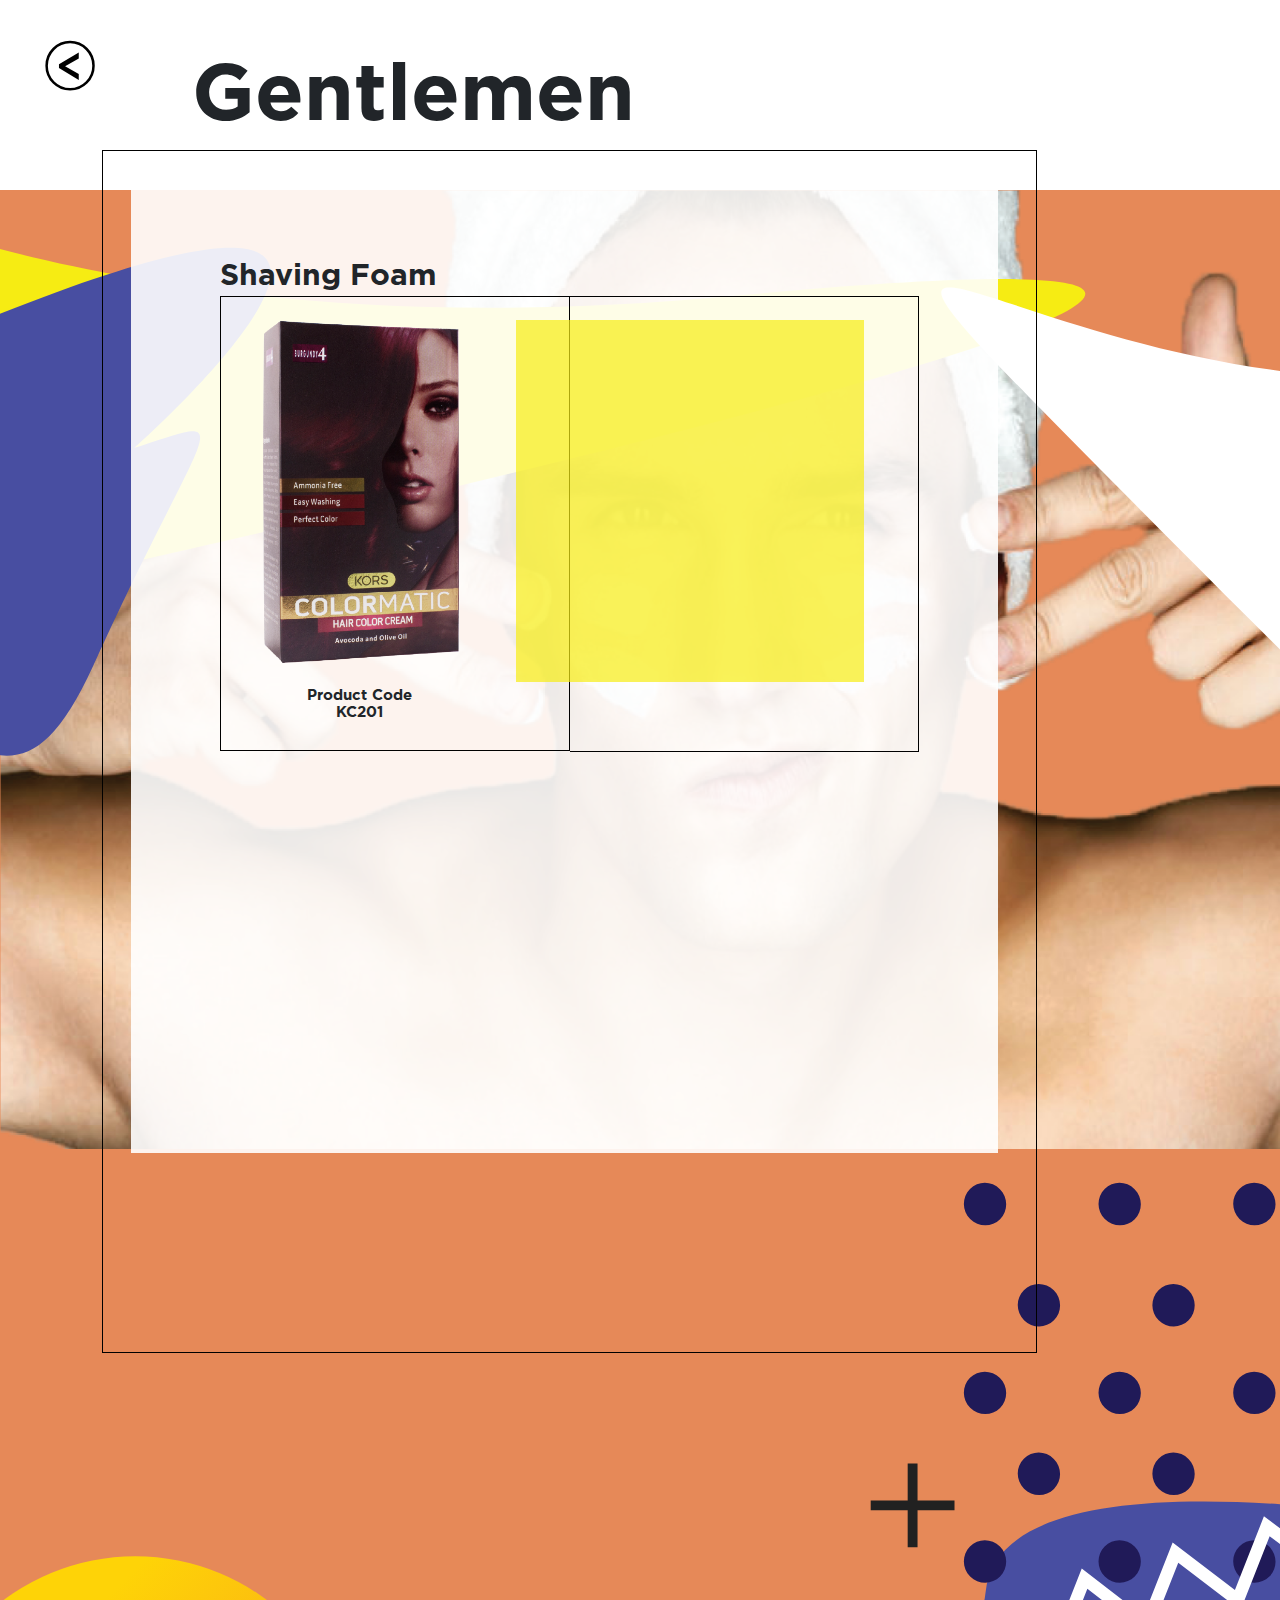
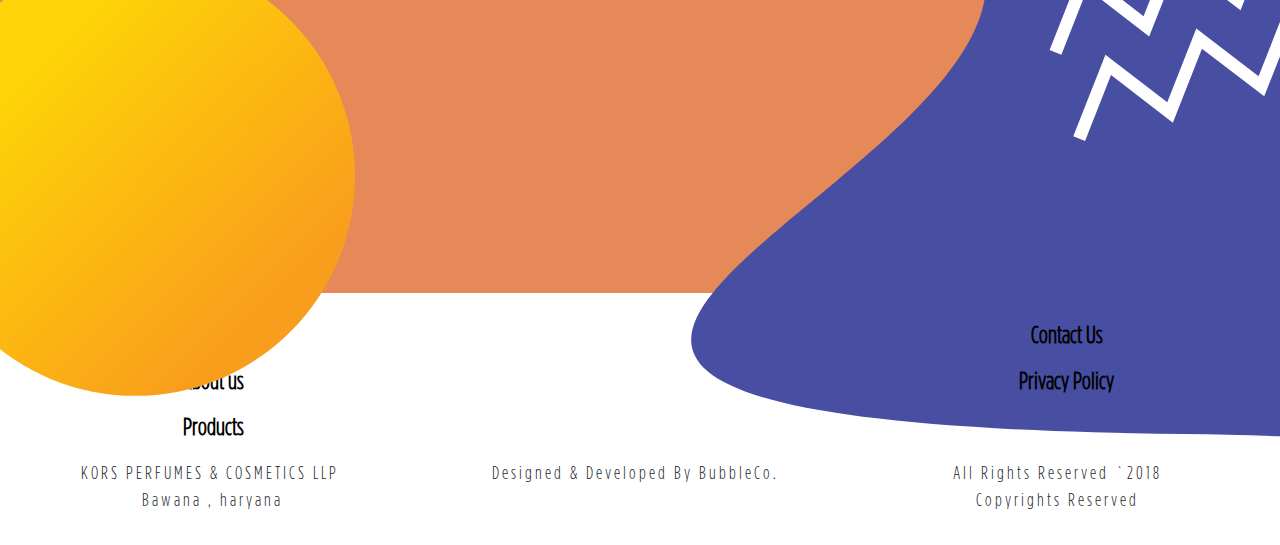
<file: gentle-men/index.html>
<!doctype html>
<html class="no-js" lang="">
    <head>
        <meta charset="utf-8">
        <meta http-equiv="x-ua-compatible" content="ie=edge">
        <title></title>
        <meta name="description" content="">
        <meta name="viewport" content="width=device-width, initial-scale=1">

        <link rel="manifest" href="site.webmanifest">
        <link rel="apple-touch-icon" href="icon.png">
        <!-- Place favicon.ico in the root directory -->

        <link rel="stylesheet" href="../css/normalize.css">
        <link rel="stylesheet" href="../css/main.css">
        <link rel="stylesheet" href="https://maxcdn.bootstrapcdn.com/bootstrap/4.0.0/css/bootstrap.min.css" integrity="sha384-Gn5384xqQ1aoWXA+058RXPxPg6fy4IWvTNh0E263XmFcJlSAwiGgFAW/dAiS6JXm" crossorigin="anonymous">
        <link rel="stylesheet" href="css/style.css">

        <script src="https://code.jquery.com/jquery-3.2.1.slim.min.js" integrity="sha384-KJ3o2DKtIkvYIK3UENzmM7KCkRr/rE9/Qpg6aAZGJwFDMVNA/GpGFF93hXpG5KkN" crossorigin="anonymous"></script>
        <script src="https://cdnjs.cloudflare.com/ajax/libs/popper.js/1.12.9/umd/popper.min.js" integrity="sha384-ApNbgh9B+Y1QKtv3Rn7W3mgPxhU9K/ScQsAP7hUibX39j7fakFPskvXusvfa0b4Q" crossorigin="anonymous"></script>

        <script src="https://maxcdn.bootstrapcdn.com/bootstrap/4.0.0/js/bootstrap.min.js" integrity="sha384-JZR6Spejh4U02d8jOt6vLEHfe/JQGiRRSQQxSfFWpi1MquVdAyjUar5+76PVCmYl" crossorigin="anonymous"></script>
        <script src="js/main.js" type="text/javascript"></script>
    </head>
    <body>
        <!--[if lte IE 9]>
            <p class="browserupgrade">You are using an <strong>outdated</strong> browser. Please <a href="https://browsehappy.com/">upgrade your browser</a> to improve your experience and security.</p>
        <![endif]-->

        <!-- Add your site or application content here -->
        <div class="gentle-men-container">
            <div class="gentle-men-back"><a href="#" onclick="window.history.back()"><img src="../img/products/kors website -47.svg"/></a></div>
            <div class="gentle-men-header">Gentlemen</div>
            <div class="gentlemen-container">
                <div class="gentlemen-image" id="GentleMenImage"><img src="../img/Gentlemen/gentlemen.png"/></div>
                <div class="gentlemen-deco1" id="GentleMenDecoYellow"><img src="../img/Gentlemen/gentlemen-39.svg"/></div>
                <div class="gentlemen-deco2" id="GentleMenDecoWhite"><img src="../img/Gentlemen/gentlemen-38.svg"/></div>
                <div class="gentlemen-deco3" id="GentleMenDecoBlueLeft"><img src="../img/Gentlemen/gentlemen-33.svg"/></div>
                <div class="gentlemen-deco4" id="GentleMenDecoBlueRight"><img src="../img/Gentlemen/gentlemen-34.svg"/></div>
                <div class="gentlemen-deco5" id="GentleMenDecoCircle"><img src="../img/Gentlemen/gentlemen-31.svg"/></div>
                <div class="gentlemen-deco6" id="GentleMenDecoDots"><img src="../img/Gentlemen/gentlemen-36.svg"/></div>
                <div class="gentlemen-deco7" id="GentleMenDecoSkew"><img src="../img/Gentlemen/gentlemen-35.svg"/></div>
                <div class="gentlemen-deco8" id="GentleMenDecoPlus"><img src="../img/Gentlemen/gentlemen-37.svg"/></div>
                <div class="items-container" id="ItemsContainer">
                    <div class="background-container" id="BackgroundContainer"></div>
                    <div class="dual-item-container" id="ProductsContainer">
                        <div class="first-item-container">
                            <div class="item-header item-first">Shaving Foam</div>
                            <div class="item-container-first">
                                <div class="product">
                                    <img src="../img/products/boxs/Burgundy.png"/>
                                    <div class="product-code">Product Code<br/>KC201</div>
                                </div>
                                <div class="first-item-deco"></div>
                            </div>
                        </div>
                        <div class="second-item-container">
                          <div class="item-header item-second">Cleansing Milk</div>
                          <div class="item-container-second">
                              <div class="product">
                                  <img src="../img/products/boxs/Burgundy.png"/>
                                  <div class="product-code">Product Code<br/>KC201</div>
                              </div>
                              <div class="second-item-deco"></div>
                          </div>
                        </div>
                    </div>
                </div>
            </div>
            <div class="footer">
                <div class="footer-link-line-seperator"><div class="footer-top-line"></div></div>
                <div class="footer-link-container">
                    <div class="footer-section section-1">
                        <div class="footer-links"><a href="../#homeContainer">Brochure 2018</a></div>
                        <div class="footer-links"><a href="../#AboutUs">About us</a></div>
                        <div class="footer-links"><a href="../#HairCareContainer">Products</a></div>
                    </div>
                    <div class="footer-section"></div>
                    <div class="footer-section section-2">
                        <div class="footer-links"><a href="../contact-us">Contact Us</a></div>
                        <div class="footer-links"><a href="#">Privacy Policy</a></div>
                    </div>
                </div>
                <div class="footer-container">
                    <div class="footer-line-seperator"><div class="footer-top-line"></div></div>
                    <div class="footer-text">K O R S &nbsp; P E R F U M E S &nbsp; & &nbsp; C O S M E T I C S &nbsp; L L P &nbsp;<br/>B a w a n a &nbsp; , &nbsp; h a r y a n a</div>
                    <div class="footer-line-seperator"><div class="footer-top-line"></div></div>
                    <div class="footer-text">D e s i g n e d &nbsp; & &nbsp; D e v e l o p e d &nbsp; B y &nbsp; B u b b l e C o .</div>
                    <div class="footer-line-seperator"><div class="footer-top-line"></div></div>
                    <div class="footer-text">A l l &nbsp; R i g h t s &nbsp; R e s e r v e d &nbsp; ` 2 0 1 8 <br/> C o p y r i g h t s &nbsp; R e s e r v e d</div>
                </div>
            </div>
        </div>
        <script src="../js/vendor/modernizr-3.5.0.min.js"></script>
        <script src="https://code.jquery.com/jquery-3.2.1.min.js" integrity="sha256-hwg4gsxgFZhOsEEamdOYGBf13FyQuiTwlAQgxVSNgt4=" crossorigin="anonymous"></script>
        <script>window.jQuery || document.write('<script src="../js/vendor/jquery-3.2.1.min.js"><\/script>')</script>
        <script src="../js/plugins.js"></script>

        <!-- Google Analytics: change UA-XXXXX-Y to be your site's ID. -->
        <script>
            window.ga=function(){ga.q.push(arguments)};ga.q=[];ga.l=+new Date;
            ga('create','UA-XXXXX-Y','auto');ga('send','pageview')
        </script>
        <script src="https://www.google-analytics.com/analytics.js" async defer></script>
    </body>
</html>
</file>
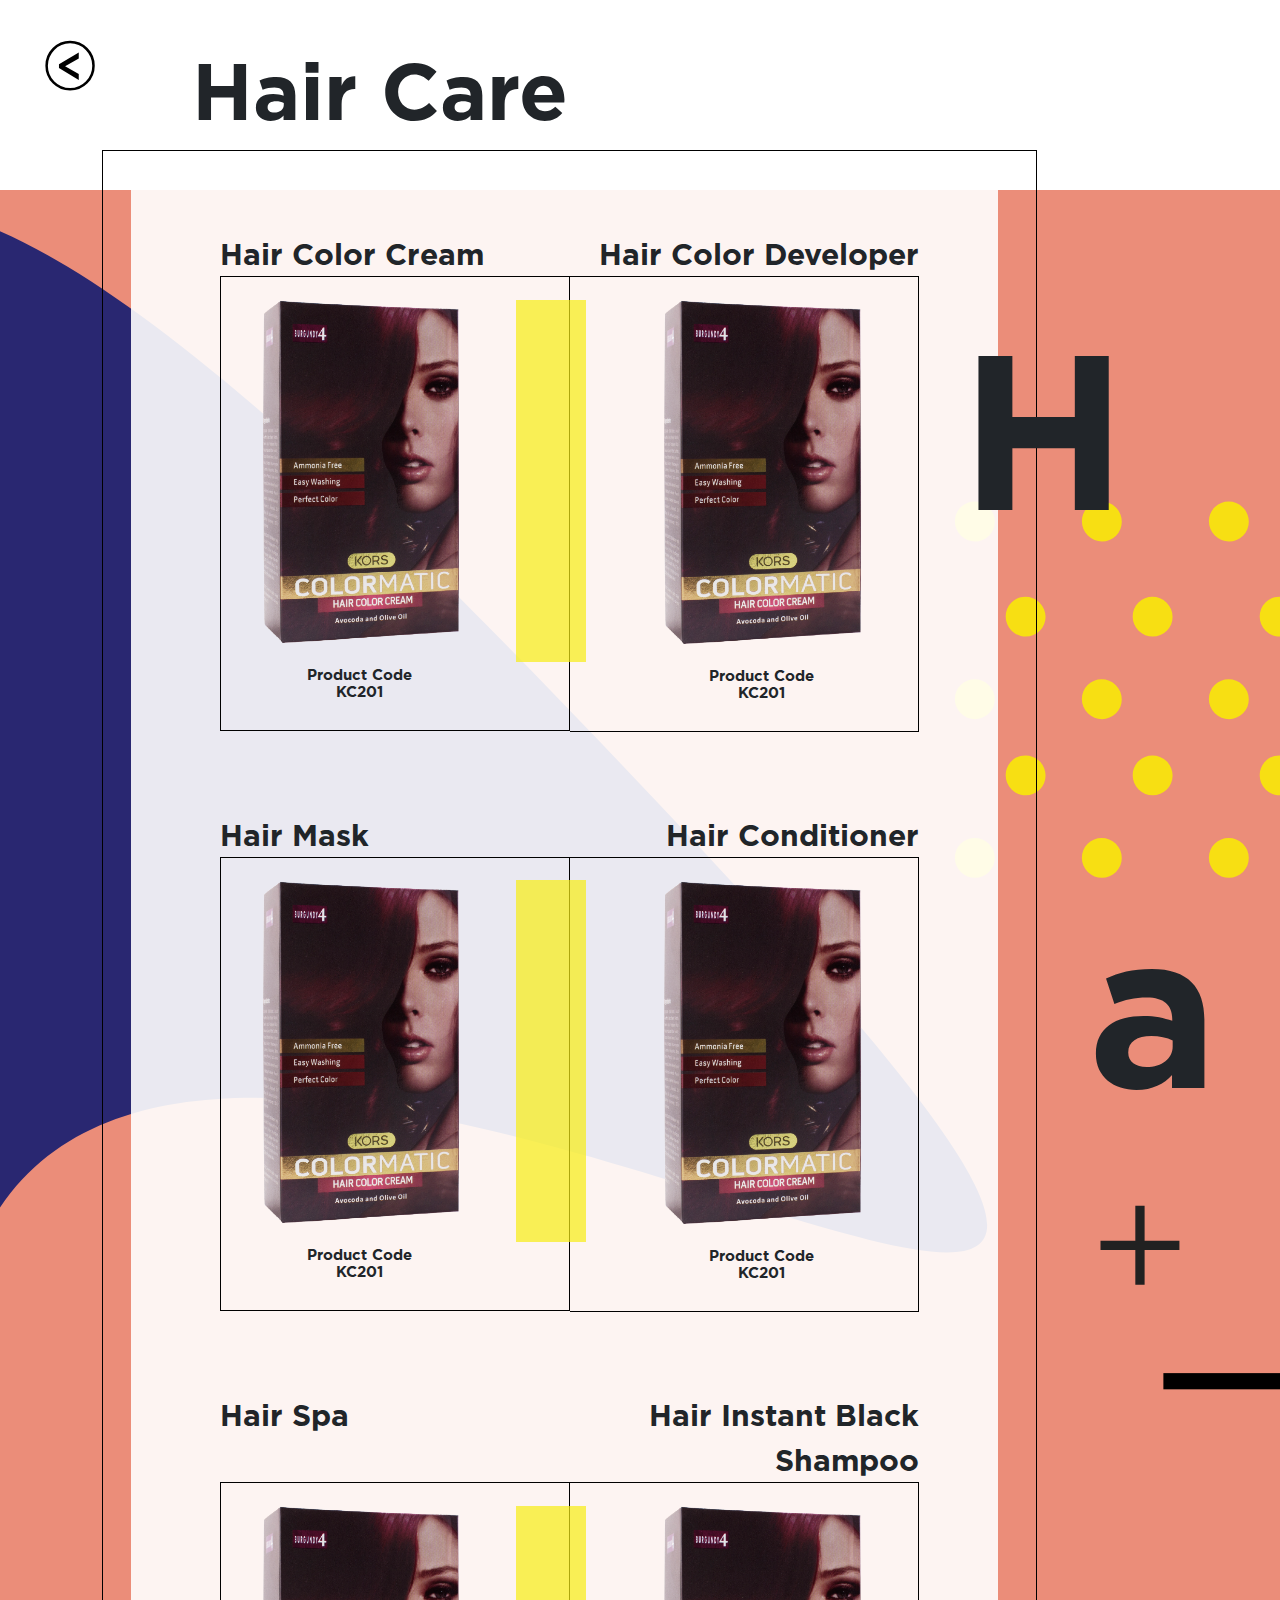
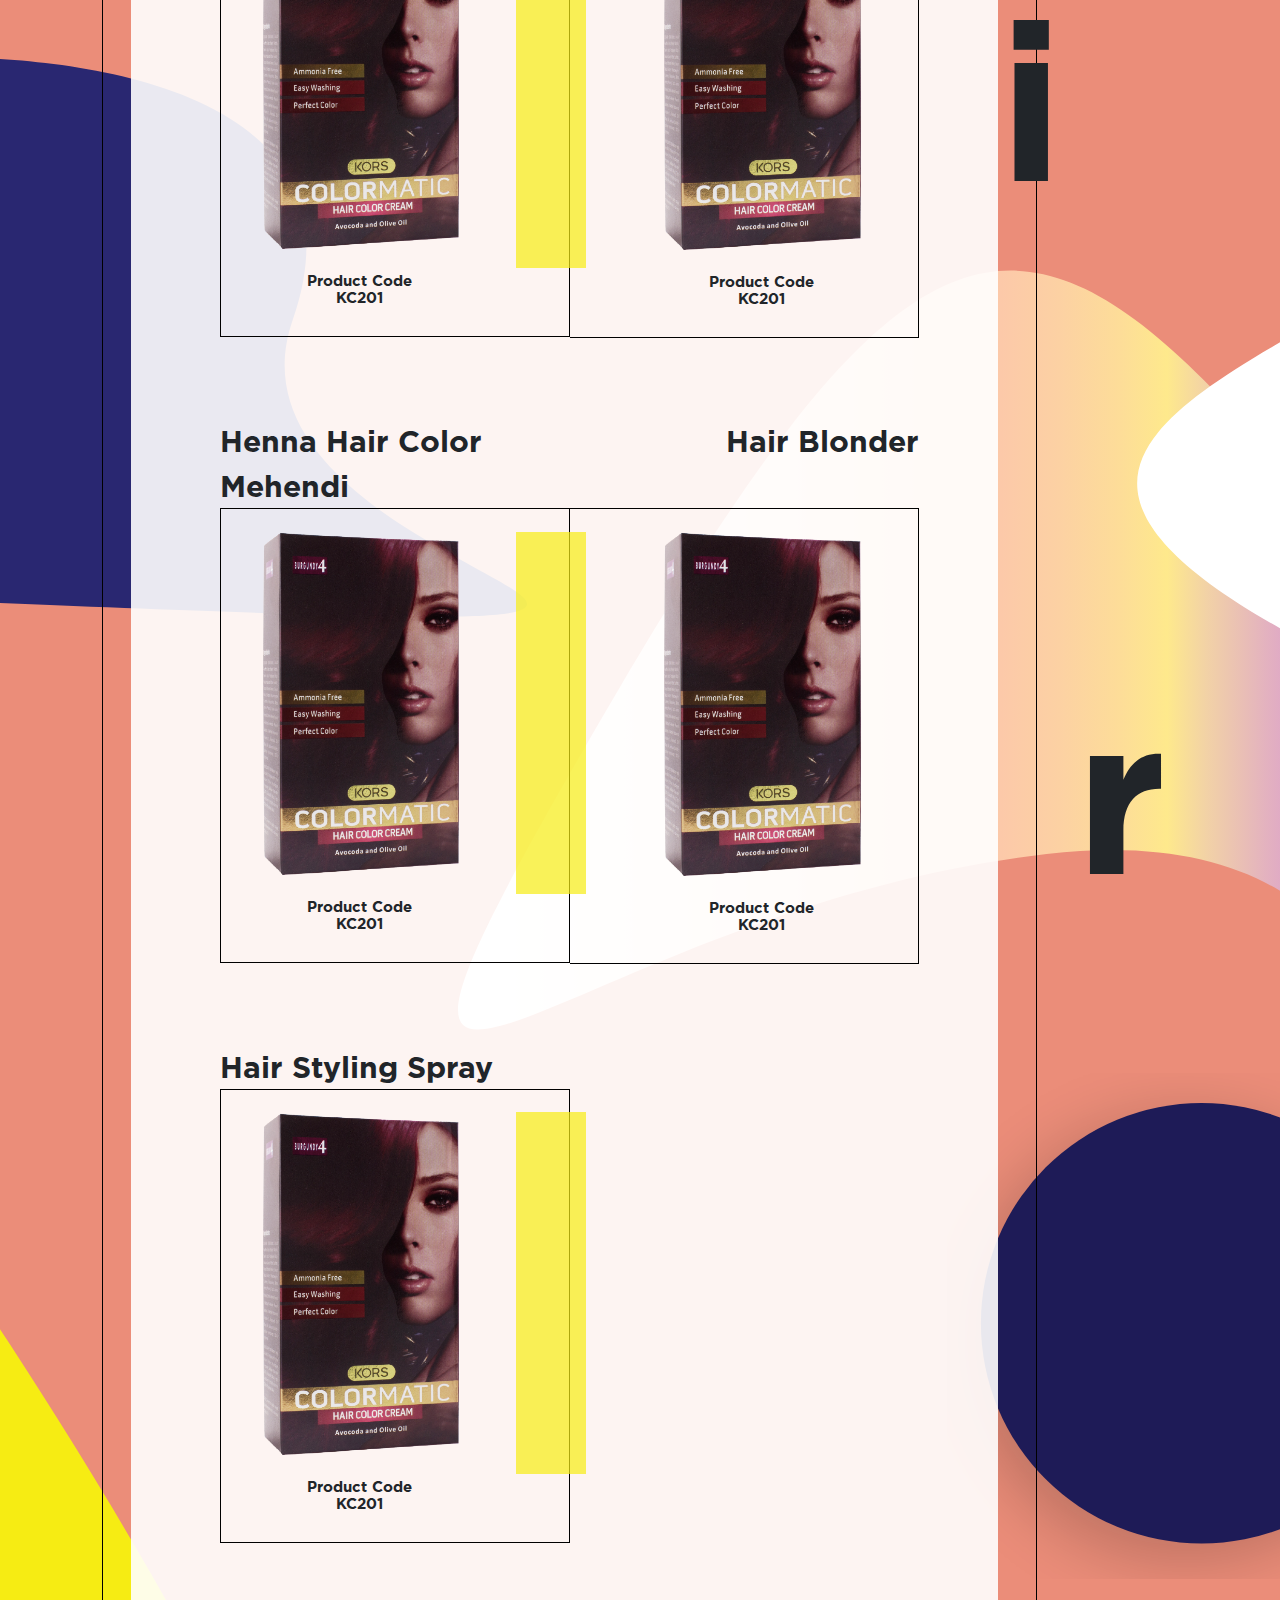
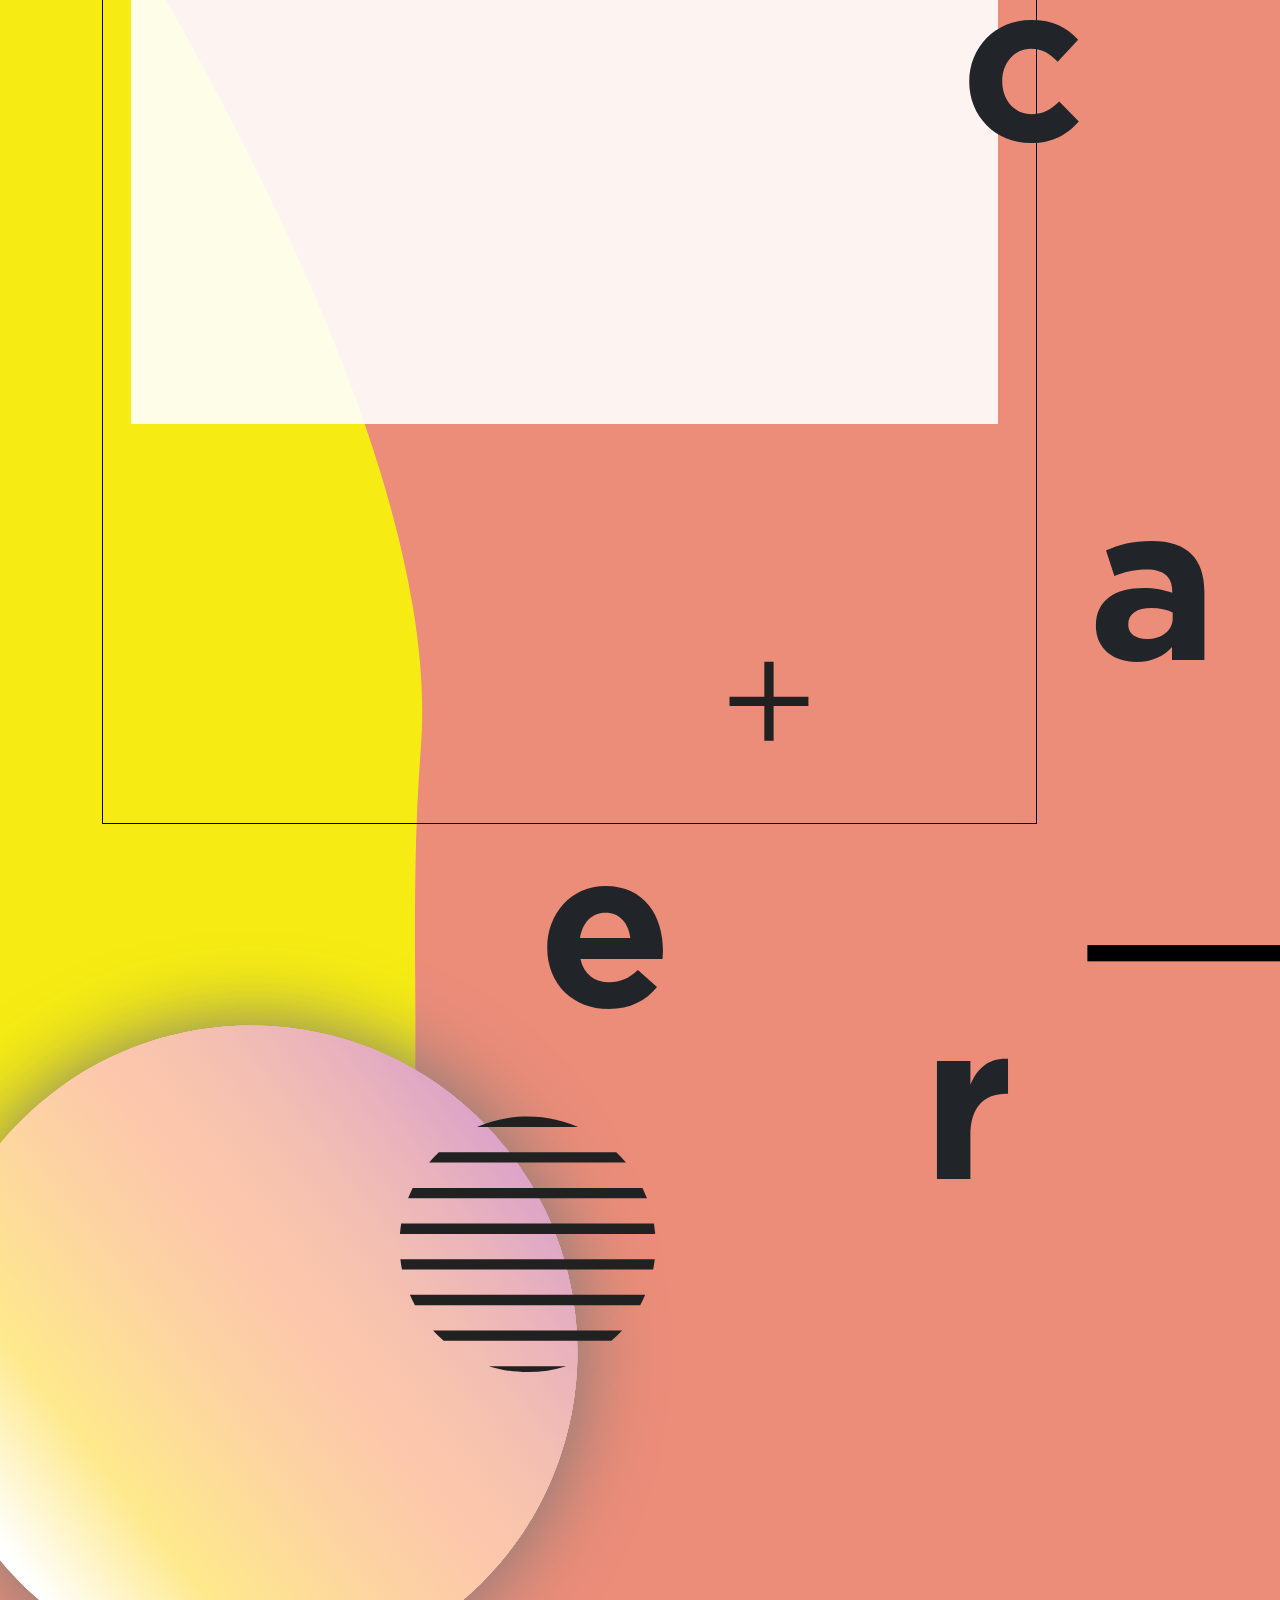
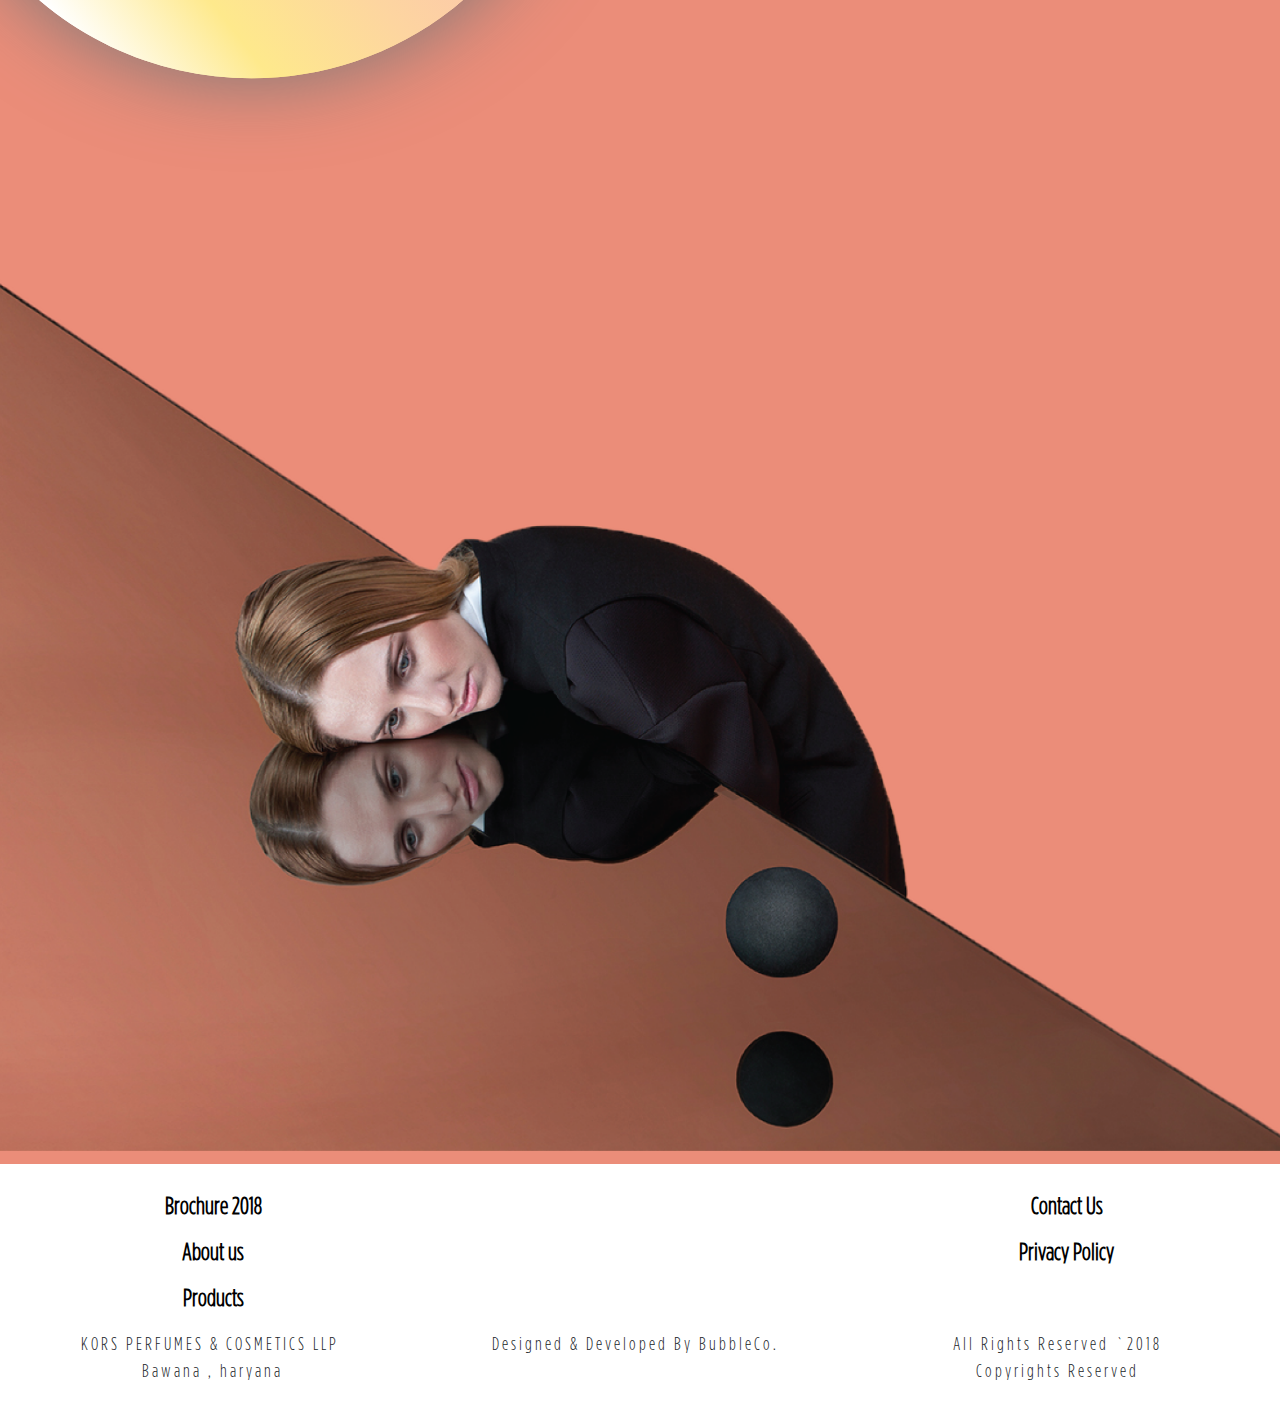
<file: hair-care/index.html>
<!doctype html>
<html class="no-js" lang="">
    <head>
        <meta charset="utf-8">
        <meta http-equiv="x-ua-compatible" content="ie=edge">
        <title></title>
        <meta name="description" content="">
        <meta name="viewport" content="width=device-width, initial-scale=1">

        <link rel="manifest" href="site.webmanifest">
        <link rel="apple-touch-icon" href="icon.png">
        <!-- Place favicon.ico in the root directory -->

        <link rel="stylesheet" href="../css/normalize.css">
        <link rel="stylesheet" href="../css/main.css">
        <link rel="stylesheet" href="https://maxcdn.bootstrapcdn.com/bootstrap/4.0.0/css/bootstrap.min.css" integrity="sha384-Gn5384xqQ1aoWXA+058RXPxPg6fy4IWvTNh0E263XmFcJlSAwiGgFAW/dAiS6JXm" crossorigin="anonymous">
        <link rel="stylesheet" href="css/style.css">

        <script src="https://code.jquery.com/jquery-3.2.1.slim.min.js" integrity="sha384-KJ3o2DKtIkvYIK3UENzmM7KCkRr/rE9/Qpg6aAZGJwFDMVNA/GpGFF93hXpG5KkN" crossorigin="anonymous"></script>
        <script src="https://cdnjs.cloudflare.com/ajax/libs/popper.js/1.12.9/umd/popper.min.js" integrity="sha384-ApNbgh9B+Y1QKtv3Rn7W3mgPxhU9K/ScQsAP7hUibX39j7fakFPskvXusvfa0b4Q" crossorigin="anonymous"></script>

        <script src="https://maxcdn.bootstrapcdn.com/bootstrap/4.0.0/js/bootstrap.min.js" integrity="sha384-JZR6Spejh4U02d8jOt6vLEHfe/JQGiRRSQQxSfFWpi1MquVdAyjUar5+76PVCmYl" crossorigin="anonymous"></script>
        <script src="js/main.js" type="text/javascript"></script>
    </head>
    <body>
        <!--[if lte IE 9]>
            <p class="browserupgrade">You are using an <strong>outdated</strong> browser. Please <a href="https://browsehappy.com/">upgrade your browser</a> to improve your experience and security.</p>
        <![endif]-->

        <!-- Add your site or application content here -->
        <div class="hair-care-container">
            <div class="hair-care-back"><a href="#" onclick="window.history.back()"><img src="../img/products/kors website -47.svg"/></a></div>
            <div class="hair-care-header">Hair Care</div>
            <div class="hair-container">
                <div class="hair-care-deco1"><img src="../img/hair care/kors website -93.svg"/></div>
                <div class="hair-care-deco2" id="DecoDots"><img src="../img/hair care/kors website -92.svg"/></div>
                <div class="hair-care-deco3"><img src="../img/hair care/kors website -98.svg"/></div>
                <div class="hair-care-deco4"><img src="../img/hair care/kors website -99.svg"/></div>
                <div class="hair-care-deco5" id="DecoPlus"><img src="../img/hair care/kors website -95.svg"/></div>
                <div class="hair-care-deco6"><img src="../img/hair care/kors website -96.svg"/></div>
                <div class="hair-care-deco7"><img src="../img/hair care/kors website -94.svg"/></div>
                <div class="hair-care-deco8"><img src="../img/hair care/kors website -97.svg"/></div>
                <div class="hair-care-deco9" id="DecoPlus2"><img src="../img/hair care/kors website -95.svg"/></div>
                <div class="hair-care-deco10"><img src="../img/hair care/kors website -96.svg"/></div>
                <div class="hair-care-deco11"><img src="../img/hair care/kors website -90.svg"/></div>
                <div class="hair-care-deco12" id="DecoCircleLines"><img src="../img/hair care/kors website -91.svg"/></div>
                <div class="hair-care-text text-h" id="DecoH">H</div>
                <div class="hair-care-text text-a1" id="Decoa1">a</div>
                <div class="hair-care-text text-i" id="Decoi">i</div>
                <div class="hair-care-text text-r1" id="Decor1">r</div>
                <div class="hair-care-text text-c" id="Decoc">c</div>
                <div class="hair-care-text text-a2" id="Decoa2">a</div>
                <div class="hair-care-text text-r2" id="Decor2">r</div>
                <div class="hair-care-text text-e" id="Decoe">e</div>
                <div class="items-container">
                    <div class="background-container"></div>
                    <div class="dual-item-container">
                        <div class="first-item-container">
                            <div class="item-header item-first">Hair Color Cream <span class="hair-color-cream product-name"><br/> &nbsp;</span></div>
                            <div class="item-container-first">
                                <div class="product">
                                    <img src="../img/products/boxs/Burgundy.png"/>
                                    <div class="product-code">Product Code<br/>KC201</div>
                                </div>
                                <div class="first-item-deco"></div>
                            </div>
                        </div>
                        <div class="second-item-container">
                          <div class="item-header item-second">Hair Color Developer <span class="hair-color-developer product-name"><br/> &nbsp;</span></div>
                          <div class="item-container-second">
                              <div class="product">
                                  <img src="../img/products/boxs/Burgundy.png"/>
                                  <div class="product-code">Product Code<br/>KC201</div>
                              </div>
                              <div class="second-item-deco"></div>
                          </div>
                        </div>
                    </div>
                    <div class="dual-item-container">
                        <div class="first-item-container">
                            <div class="item-header item-first">Hair Mask <span class="hair-mask product-name"><br/> &nbsp;</span></div>
                            <div class="item-container-first">
                                <div class="product">
                                    <img src="../img/products/boxs/Burgundy.png"/>
                                    <div class="product-code">Product Code<br/>KC201</div>
                                </div>
                                <div class="first-item-deco"></div>
                            </div>
                        </div>
                        <div class="second-item-container">
                          <div class="item-header item-second">Hair Conditioner <span class="hair-conditioner product-name"><br/> &nbsp;</span></div>
                          <div class="item-container-second">
                              <div class="product">
                                  <img src="../img/products/boxs/Burgundy.png"/>
                                  <div class="product-code">Product Code<br/>KC201</div>
                              </div>
                              <div class="second-item-deco"></div>
                          </div>
                        </div>
                    </div>
                    <div class="dual-item-container">
                        <div class="first-item-container">
                            <div class="item-header item-first">Hair Spa <span class="hair-spa product-name"><br/> &nbsp;</span></div>
                            <div class="item-container-first">
                                <div class="product">
                                    <img src="../img/products/boxs/Burgundy.png"/>
                                    <div class="product-code">Product Code<br/>KC201</div>
                                </div>
                                <div class="first-item-deco"></div>
                            </div>
                        </div>
                        <div class="second-item-container">
                          <div class="item-header item-second">Hair Instant Black Shampoo <span class="hair-instant-black-shampoo product-name"><br/> &nbsp;</span></div>
                          <div class="item-container-second">
                              <div class="product">
                                  <img src="../img/products/boxs/Burgundy.png"/>
                                  <div class="product-code">Product Code<br/>KC201</div>
                              </div>
                              <div class="second-item-deco"></div>
                          </div>
                        </div>
                    </div>
                    <div class="dual-item-container">
                        <div class="first-item-container">
                            <div class="item-header item-first">Henna Hair Color Mehendi <span class="henna-hair-color-mehendi product-name"><br/> &nbsp;</span></div>
                            <div class="item-container-first">
                                <div class="product">
                                    <img src="../img/products/boxs/Burgundy.png"/>
                                    <div class="product-code">Product Code<br/>KC201</div>
                                </div>
                                <div class="first-item-deco"></div>
                            </div>
                        </div>
                        <div class="second-item-container">
                          <div class="item-header item-second">Hair Blonder <span class="hair-blonder product-name"><br/> &nbsp;</span></div>
                          <div class="item-container-second">
                              <div class="product">
                                  <img src="../img/products/boxs/Burgundy.png"/>
                                  <div class="product-code">Product Code<br/>KC201</div>
                              </div>
                              <div class="second-item-deco"></div>
                          </div>
                        </div>
                    </div>
                    <div class="dual-item-container">
                        <div class="first-item-container">
                            <div class="item-header item-first">Hair Styling Spray <span class="hair-styling-spray product-name"><br/> &nbsp;</span></div>
                            <div class="item-container-first">
                                <div class="product">
                                    <img src="../img/products/boxs/Burgundy.png"/>
                                    <div class="product-code">Product Code<br/>KC201</div>
                                </div>
                                <div class="first-item-deco"></div>
                            </div>
                        </div>
                    </div>
                </div>
                <div class="hair-care-img"><img src="../img/hair care/hair-care.png"/></div>
            </div>
            <div class="footer">
                <div class="footer-link-line-seperator"><div class="footer-top-line"></div></div>
                <div class="footer-link-container">
                    <div class="footer-section section-1">
                        <div class="footer-links"><a href="../#homeContainer">Brochure 2018</a></div>
                        <div class="footer-links"><a href="../#AboutUs">About us</a></div>
                        <div class="footer-links"><a href="../#HairCareContainer">Products</a></div>
                    </div>
                    <div class="footer-section"></div>
                    <div class="footer-section section-2">
                        <div class="footer-links"><a href="../contact-us">Contact Us</a></div>
                        <div class="footer-links"><a href="#">Privacy Policy</a></div>
                    </div>
                </div>
                <div class="footer-container">
                    <div class="footer-line-seperator"><div class="footer-top-line"></div></div>
                    <div class="footer-text">K O R S &nbsp; P E R F U M E S &nbsp; & &nbsp; C O S M E T I C S &nbsp; L L P &nbsp;<br/>B a w a n a &nbsp; , &nbsp; h a r y a n a</div>
                    <div class="footer-line-seperator"><div class="footer-top-line"></div></div>
                    <div class="footer-text">D e s i g n e d &nbsp; & &nbsp; D e v e l o p e d &nbsp; B y &nbsp; B u b b l e C o .</div>
                    <div class="footer-line-seperator"><div class="footer-top-line"></div></div>
                    <div class="footer-text">A l l &nbsp; R i g h t s &nbsp; R e s e r v e d &nbsp; ` 2 0 1 8 <br/> C o p y r i g h t s &nbsp; R e s e r v e d</div>
                </div>
            </div>
        </div>
        <script src="../js/vendor/modernizr-3.5.0.min.js"></script>
        <script src="https://code.jquery.com/jquery-3.2.1.min.js" integrity="sha256-hwg4gsxgFZhOsEEamdOYGBf13FyQuiTwlAQgxVSNgt4=" crossorigin="anonymous"></script>
        <script>window.jQuery || document.write('<script src="../js/vendor/jquery-3.2.1.min.js"><\/script>')</script>
        <script src="../js/plugins.js"></script>

        <!-- Google Analytics: change UA-XXXXX-Y to be your site's ID. -->
        <script>
            window.ga=function(){ga.q.push(arguments)};ga.q=[];ga.l=+new Date;
            ga('create','UA-XXXXX-Y','auto');ga('send','pageview')
        </script>
        <script src="https://www.google-analytics.com/analytics.js" async defer></script>
    </body>
</html>
</file>
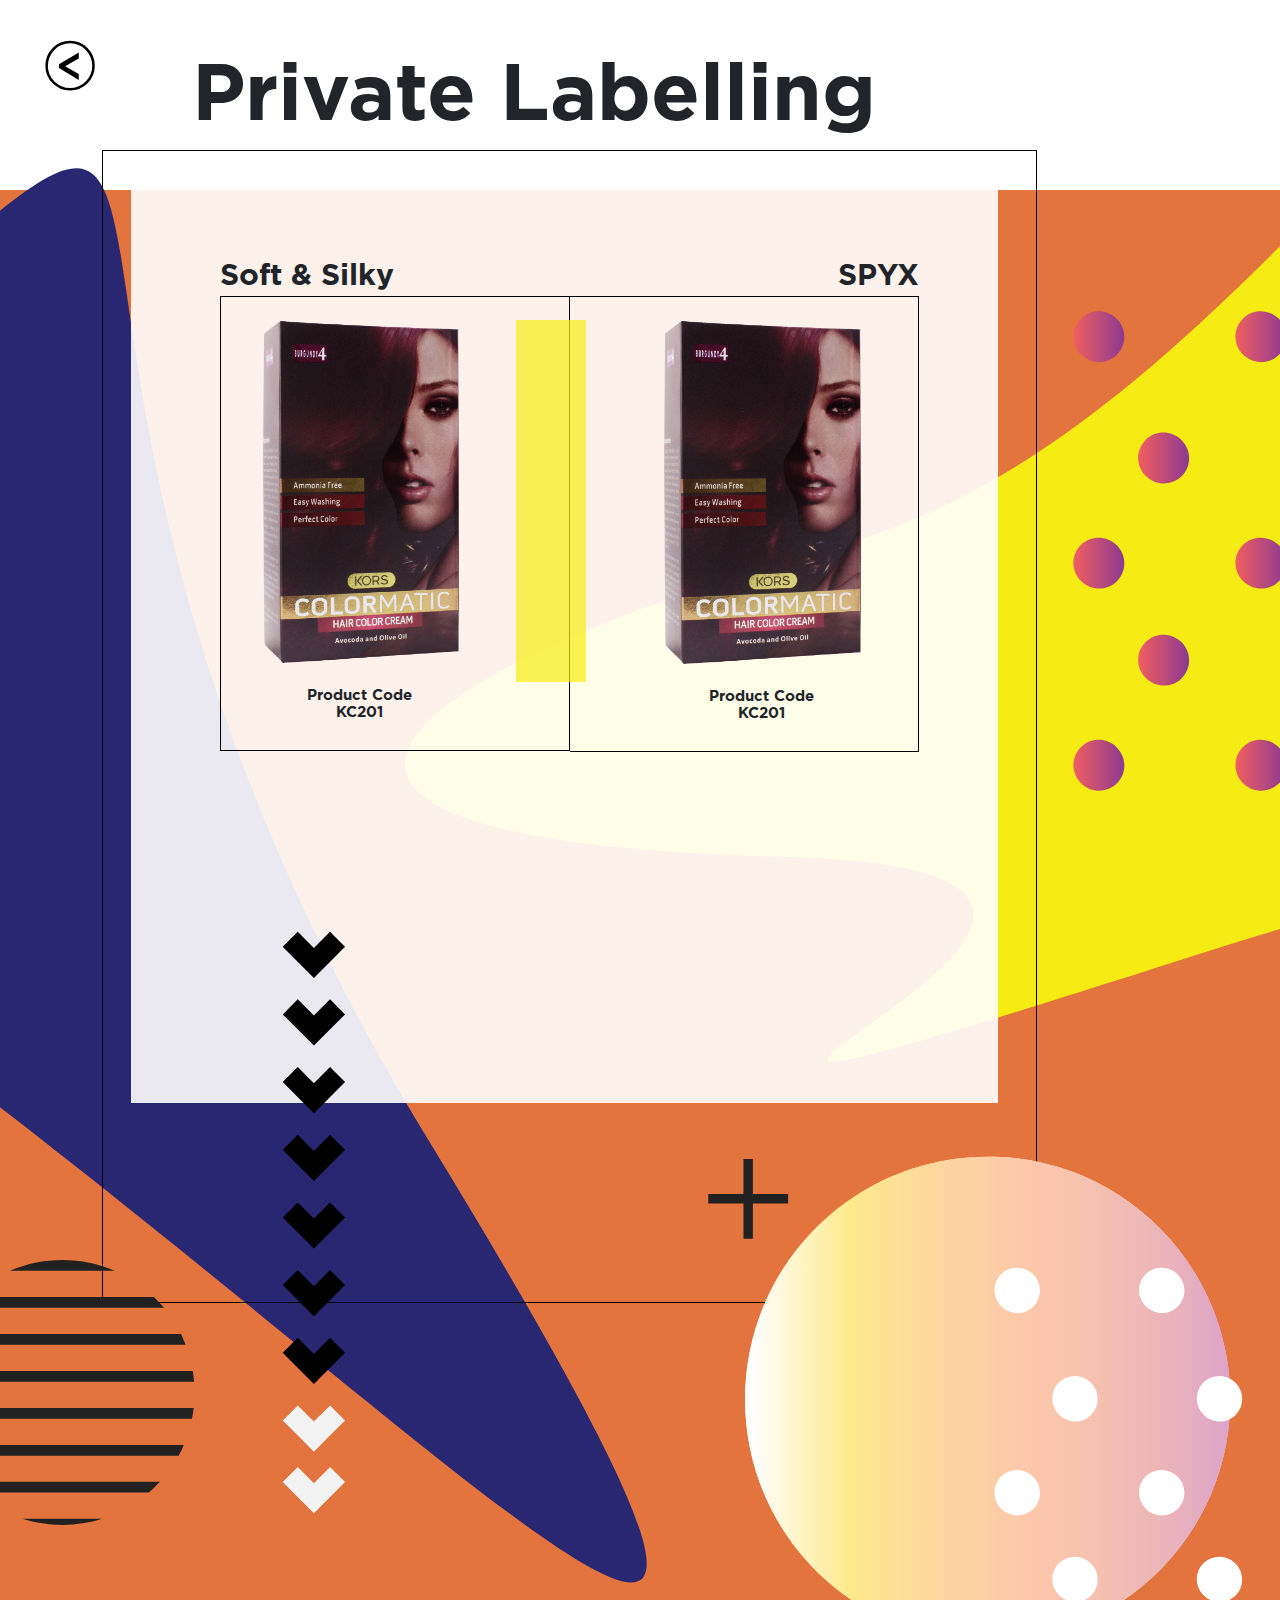
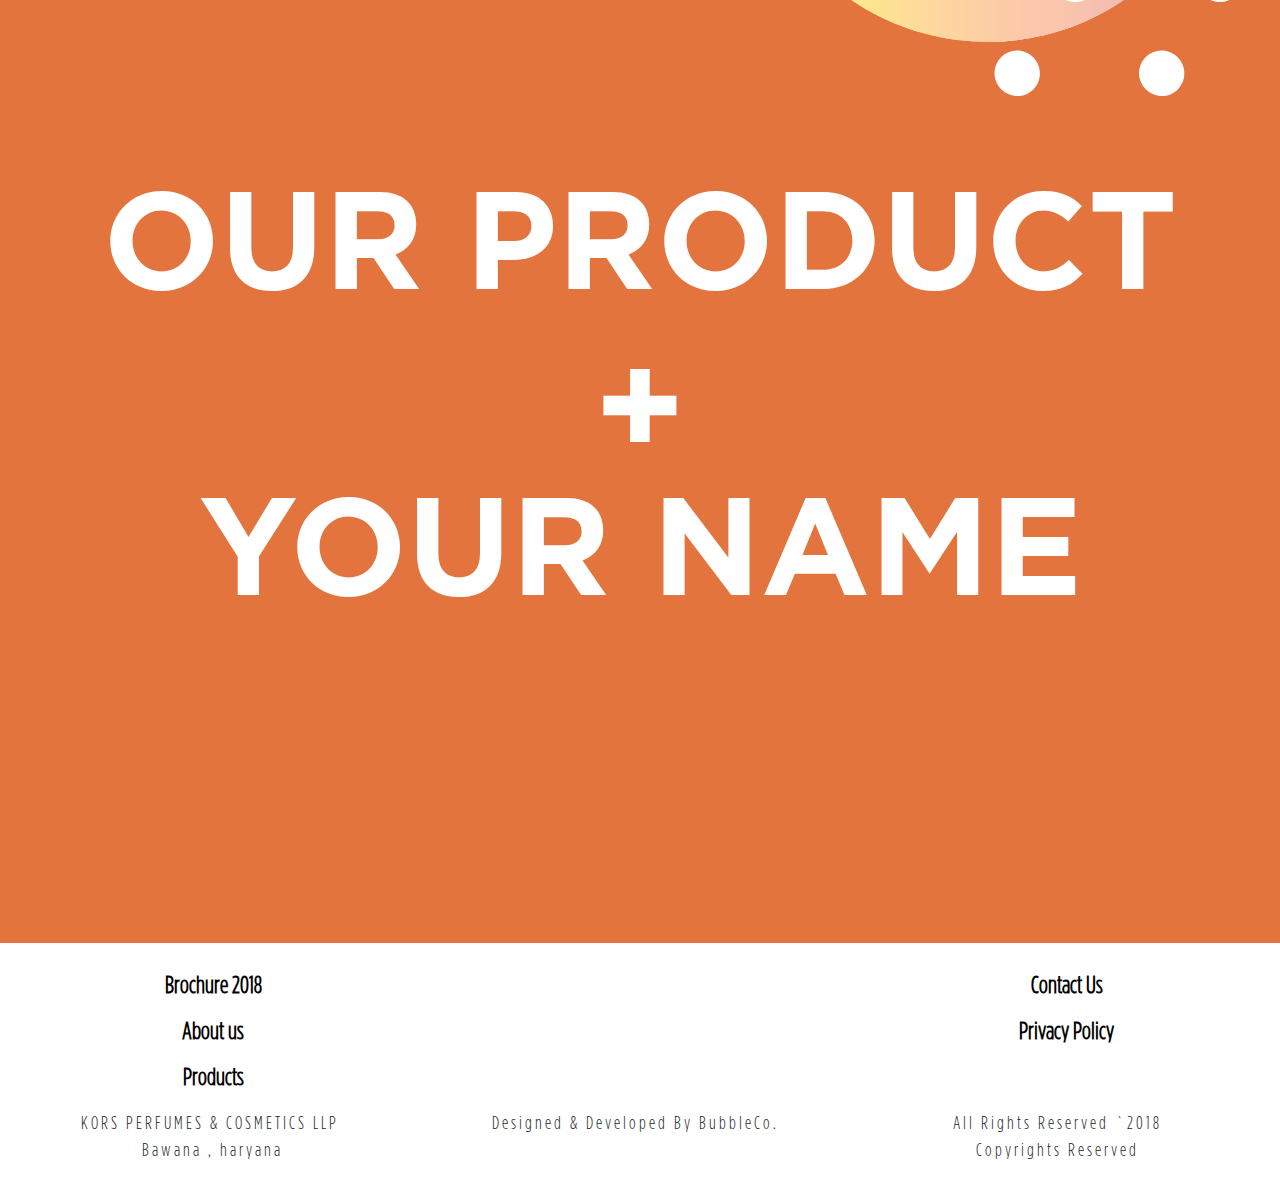
<file: private-label/index.html>
<!doctype html>
<html class="no-js" lang="">
    <head>
        <meta charset="utf-8">
        <meta http-equiv="x-ua-compatible" content="ie=edge">
        <title></title>
        <meta name="description" content="">
        <meta name="viewport" content="width=device-width, initial-scale=1">

        <link rel="manifest" href="site.webmanifest">
        <link rel="apple-touch-icon" href="icon.png">
        <!-- Place favicon.ico in the root directory -->

        <link rel="stylesheet" href="../css/normalize.css">
        <link rel="stylesheet" href="../css/main.css">
        <link rel="stylesheet" href="https://maxcdn.bootstrapcdn.com/bootstrap/4.0.0/css/bootstrap.min.css" integrity="sha384-Gn5384xqQ1aoWXA+058RXPxPg6fy4IWvTNh0E263XmFcJlSAwiGgFAW/dAiS6JXm" crossorigin="anonymous">
        <link rel="stylesheet" href="css/style.css">

        <script src="https://code.jquery.com/jquery-3.2.1.slim.min.js" integrity="sha384-KJ3o2DKtIkvYIK3UENzmM7KCkRr/rE9/Qpg6aAZGJwFDMVNA/GpGFF93hXpG5KkN" crossorigin="anonymous"></script>
        <script src="https://cdnjs.cloudflare.com/ajax/libs/popper.js/1.12.9/umd/popper.min.js" integrity="sha384-ApNbgh9B+Y1QKtv3Rn7W3mgPxhU9K/ScQsAP7hUibX39j7fakFPskvXusvfa0b4Q" crossorigin="anonymous"></script>

        <script src="https://maxcdn.bootstrapcdn.com/bootstrap/4.0.0/js/bootstrap.min.js" integrity="sha384-JZR6Spejh4U02d8jOt6vLEHfe/JQGiRRSQQxSfFWpi1MquVdAyjUar5+76PVCmYl" crossorigin="anonymous"></script>
        <script src="js/main.js" type="text/javascript"></script>
    </head>
    <body>
        <!--[if lte IE 9]>
            <p class="browserupgrade">You are using an <strong>outdated</strong> browser. Please <a href="https://browsehappy.com/">upgrade your browser</a> to improve your experience and security.</p>
        <![endif]-->

        <!-- Add your site or application content here -->
        <div class="private-label-container">
            <div class="private-label-back"><a href="#" onclick="window.history.back()"><img src="../img/products/kors website -47.svg"/></a></div>
            <div class="private-label-header">Private Labelling</div>
            <div class="private-container">
                <div class="private-label-deco1"><img src="../img/private-label/Private Label 18.svg"/></div>
                <div class="private-label-deco2"><img src="../img/private-label/Private Label 14.svg"/></div>
                <div class="private-label-deco3" id="DecoDots"><img src="../img/private-label/Private Label 13.svg"/></div>
                <div class="private-label-deco4" id="DecoArrows"><img src="../img/private-label/Private Label 17.svg"/></div>
                <div class="private-label-deco5" id="DecoCircleDots"><img src="../img/private-label/Private Label 12.svg"/></div>
                <div class="private-label-deco6" id="DecoCircleLines"><img src="../img/private-label/Private Label 16.svg"/></div>
                <div class="private-label-text">
                    <p>OUR PRODUCT <br/><span class="private-label-plus-symbol">&#x271A;</span><br/>YOUR NAME</p>
                </div>
                <div class="items-container">
                    <div class="background-container"></div>
                    <div class="dual-item-container">
                        <div class="first-item-container">
                            <div class="item-header item-first">Soft & Silky</div>
                            <div class="item-container-first">
                                <div class="product">
                                    <img src="../img/products/boxs/Burgundy.png"/>
                                    <div class="product-code">Product Code<br/>KC201</div>
                                </div>
                                <div class="first-item-deco"></div>
                            </div>
                        </div>
                        <div class="second-item-container">
                          <div class="item-header item-second">SPYX</div>
                          <div class="item-container-second">
                              <div class="product">
                                  <img src="../img/products/boxs/Burgundy.png"/>
                                  <div class="product-code">Product Code<br/>KC201</div>
                              </div>
                              <div class="second-item-deco"></div>
                          </div>
                        </div>
                    </div>
                </div>
            </div>
            <div class="footer">
                <div class="footer-link-line-seperator"><div class="footer-top-line"></div></div>
                <div class="footer-link-container">
                    <div class="footer-section section-1">
                        <div class="footer-links"><a href="../#homeContainer">Brochure 2018</a></div>
                        <div class="footer-links"><a href="../#AboutUs">About us</a></div>
                        <div class="footer-links"><a href="../#HairCareContainer">Products</a></div>
                    </div>
                    <div class="footer-section"></div>
                    <div class="footer-section section-2">
                        <div class="footer-links"><a href="../contact-us">Contact Us</a></div>
                        <div class="footer-links"><a href="#">Privacy Policy</a></div>
                    </div>
                </div>
                <div class="footer-container">
                    <div class="footer-line-seperator"><div class="footer-top-line"></div></div>
                    <div class="footer-text">K O R S &nbsp; P E R F U M E S &nbsp; & &nbsp; C O S M E T I C S &nbsp; L L P &nbsp;<br/>B a w a n a &nbsp; , &nbsp; h a r y a n a</div>
                    <div class="footer-line-seperator"><div class="footer-top-line"></div></div>
                    <div class="footer-text">D e s i g n e d &nbsp; & &nbsp; D e v e l o p e d &nbsp; B y &nbsp; B u b b l e C o .</div>
                    <div class="footer-line-seperator"><div class="footer-top-line"></div></div>
                    <div class="footer-text">A l l &nbsp; R i g h t s &nbsp; R e s e r v e d &nbsp; ` 2 0 1 8 <br/> C o p y r i g h t s &nbsp; R e s e r v e d</div>
                </div>
            </div>
        </div>
        <script src="../js/vendor/modernizr-3.5.0.min.js"></script>
        <script src="https://code.jquery.com/jquery-3.2.1.min.js" integrity="sha256-hwg4gsxgFZhOsEEamdOYGBf13FyQuiTwlAQgxVSNgt4=" crossorigin="anonymous"></script>
        <script>window.jQuery || document.write('<script src="../js/vendor/jquery-3.2.1.min.js"><\/script>')</script>
        <script src="../js/plugins.js"></script>

        <!-- Google Analytics: change UA-XXXXX-Y to be your site's ID. -->
        <script>
            window.ga=function(){ga.q.push(arguments)};ga.q=[];ga.l=+new Date;
            ga('create','UA-XXXXX-Y','auto');ga('send','pageview')
        </script>
        <script src="https://www.google-analytics.com/analytics.js" async defer></script>
    </body>
</html>
</file>
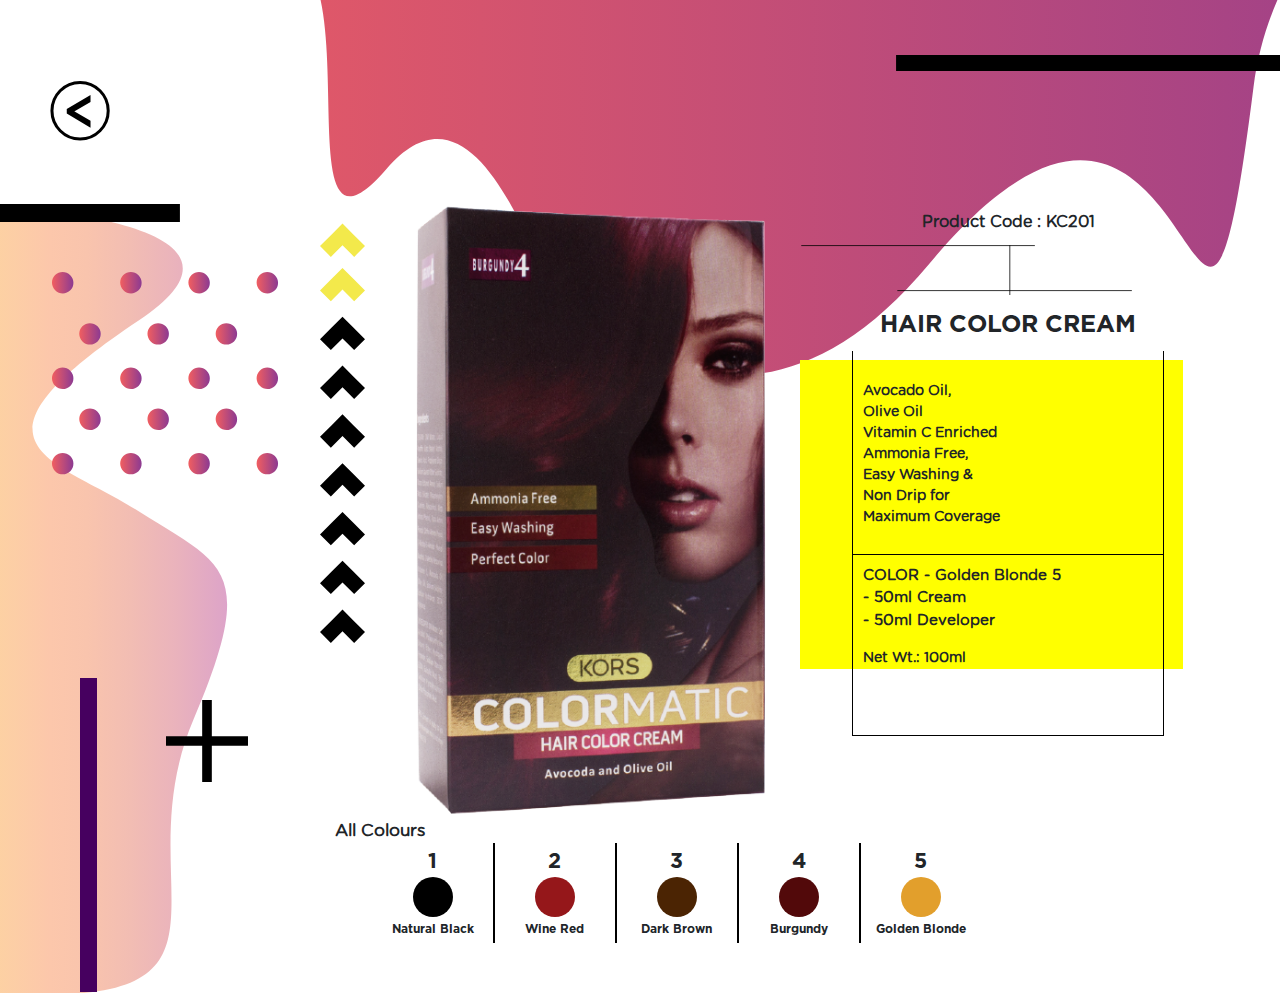
<file: product/index.html>
<!doctype html>
<html class="no-js" lang="">
    <head>
        <meta charset="utf-8">
        <meta http-equiv="x-ua-compatible" content="ie=edge">
        <title></title>
        <meta name="description" content="">
        <meta name="viewport" content="width=device-width, initial-scale=1">

        <link rel="manifest" href="site.webmanifest">
        <link rel="apple-touch-icon" href="icon.png">
        <!-- Place favicon.ico in the root directory -->

        <link rel="stylesheet" href="../css/normalize.css">
        <link rel="stylesheet" href="../css/main.css">
        <link rel="stylesheet" href="https://maxcdn.bootstrapcdn.com/bootstrap/4.0.0/css/bootstrap.min.css" integrity="sha384-Gn5384xqQ1aoWXA+058RXPxPg6fy4IWvTNh0E263XmFcJlSAwiGgFAW/dAiS6JXm" crossorigin="anonymous">
        <link rel="stylesheet" href="css/style.css">

        <script src="https://code.jquery.com/jquery-3.2.1.slim.min.js" integrity="sha384-KJ3o2DKtIkvYIK3UENzmM7KCkRr/rE9/Qpg6aAZGJwFDMVNA/GpGFF93hXpG5KkN" crossorigin="anonymous"></script>
        <script src="https://cdnjs.cloudflare.com/ajax/libs/popper.js/1.12.9/umd/popper.min.js" integrity="sha384-ApNbgh9B+Y1QKtv3Rn7W3mgPxhU9K/ScQsAP7hUibX39j7fakFPskvXusvfa0b4Q" crossorigin="anonymous"></script>

        <script src="https://maxcdn.bootstrapcdn.com/bootstrap/4.0.0/js/bootstrap.min.js" integrity="sha384-JZR6Spejh4U02d8jOt6vLEHfe/JQGiRRSQQxSfFWpi1MquVdAyjUar5+76PVCmYl" crossorigin="anonymous"></script>
        <script src="js/main.js" type="text/javascript"></script>
    </head>
    <body>
        <!--[if lte IE 9]>
            <p class="browserupgrade">You are using an <strong>outdated</strong> browser. Please <a href="https://browsehappy.com/">upgrade your browser</a> to improve your experience and security.</p>
        <![endif]-->

        <!-- Add your site or application content here -->
        <div class="product-container" id="ProductContainer">
            <div class="product-back-symbol"><a href="#" onclick="window.history.back()"><img src="../img/products/kors website -47.svg"/></a></div>
            <div class="product-left-deco"><img src="../img/products/kors website -42.svg"/></div>
            <div class="product-top-deco"><img src="../img/products/kors website -43.svg"/></div>
            <div class="product-dots-deco" id="DecoDots"><img src="../img/products/kors website -44.svg"/></div>
            <div class="product-arrows-deco" id="DecoArrows"><img src="../img/products/kors website -46.svg"/></div>
            <div class="product-plus-deco" id="DecoPlus"><img src="../img/products/kors website -48.svg"/></div>
            <div class="product-left-line"><img src="../img/products/kors website -49.svg"/></div>
            <div class="product-right-line"><img src="../img/products/kors website -45.svg"/></div>
            <div class="product-bottom-line"><img src="../img/products/kors website -50.svg"/></div>
            <div class="product-details-container" id="ProductDetailsContainer">
                <div class="product-img-container">
                    <div class="product-image"><img id="ProductImage" src="../img/products/boxs/Burgundy.png"/></div>
                    <div class="product-mobile-colors-container" id="ProductMobileColorContainer">
                        <div class="product-mobile-colors-title">All Colours</div>
                        <div class="product-mobile-colors-title-line"></div>
                        <div class="product-mobile-colors">
                            <div class="mobile-color-container">
                                <div class="mobile-color-box"><div class="color natural-black" id="MobileNaturalBlack"></div></div>
                                <div class="mobile-color-name">1. Natural Black</div>
                            </div>
                            <div class="mobile-color-container">
                                <div class="mobile-color-box"><div class="color wine-red" id="MobileWineRed"></div></div>
                                <div class="mobile-color-name">2. Wine Red</div>
                            </div>
                            <div class="mobile-color-container">
                                <div class="mobile-color-box"><div class="color dark-brown" id="MobileDarkBrown"></div></div>
                                <div class="mobile-color-name">3. Dark Brown</div>
                            </div>
                            <div class="mobile-color-container">
                                <div class="mobile-color-box"><div class="color burgundy" id="MobileBurgundy"></div></div>
                                <div class="mobile-color-name">4. Burgundy</div>
                            </div>
                            <div class="mobile-color-container">
                                <div class="mobile-color-box"><div class="color golden-blonde" id="MobileGoldenBlonde"></div></div>
                                <div class="mobile-color-name">5.Golden Blonde</div>
                            </div>
                        </div>
                    </div>
                </div>
                <div class="product-properties">
                    <div class="yellow-background"></div>
                    <div class="product-code">Product Code : <span id="ProductCode">KC201</span></div>
                    <div class="product-deco-lines"><img src="../img/products/kors website -51.svg"/></div>
                    <div class="product-name">HAIR COLOR CREAM</div>
                    <div class="ingredients">
                        <ul>
                            <li>Avocado Oil,</li>
                            <li>Olive Oil</li>
                            <li>Vitamin C Enriched</li>
                            <li>Ammonia Free,</li>
                            <li>Easy Washing &</li>
                            <li>Non Drip for</li>
                            <li>Maximum Coverage</li>
                        </ul>
                    </div>
                    <div class="properties">
                        <ul>
                            <li>COLOR - <span id="ProductColor">Golden Blonde 5</span></li>
                            <li>- 50ml Cream</li>
                            <li>- 50ml Developer</li>
                        </ul>
                        <p>Net Wt.: 100ml</p>
                    </div>
                </div>
            </div>
            <div class="product-colors-container" id="ProductColorContainer">
                <div class="product-colors-title">All Colours</div>
                <div class="product-colors">
                    <div class="color-container">
                        <div class="color-num">1</div>
                        <div class="color-box"><div class="color natural-black" id="NaturalBlack"></div></div>
                        <div class="color-name">Natural Black</div>
                    </div>
                    <div class="colors-line-seperator"></div>
                    <div class="color-container">
                        <div class="color-num">2</div>
                        <div class="color-box"><div class="color wine-red" id="WineRed"></div></div>
                        <div class="color-name">Wine Red</div>
                    </div>
                    <div class="colors-line-seperator"></div>
                    <div class="color-container">
                        <div class="color-num">3</div>
                        <div class="color-box"><div class="color dark-brown" id="DarkBrown"></div></div>
                        <div class="color-name">Dark Brown</div>
                    </div>
                    <div class="colors-line-seperator"></div>
                    <div class="color-container">
                        <div class="color-num">4</div>
                        <div class="color-box"><div class="color burgundy" id="Burgundy"></div></div>
                        <div class="color-name">Burgundy</div>
                    </div>
                    <div class="colors-line-seperator"></div>
                    <div class="color-container">
                        <div class="color-num">5</div>
                        <div class="color-box"><div class="color golden-blonde" id="GoldenBlonde"></div></div>
                        <div class="color-name">Golden Blonde</div>
                    </div>
                </div>
            </div>
        </div>

        <script src="../js/vendor/modernizr-3.5.0.min.js"></script>
        <script src="https://code.jquery.com/jquery-3.2.1.min.js" integrity="sha256-hwg4gsxgFZhOsEEamdOYGBf13FyQuiTwlAQgxVSNgt4=" crossorigin="anonymous"></script>
        <script>window.jQuery || document.write('<script src="../js/vendor/jquery-3.2.1.min.js"><\/script>')</script>
        <script src="../js/plugins.js"></script>

        <!-- Google Analytics: change UA-XXXXX-Y to be your site's ID. -->
        <script>
            window.ga=function(){ga.q.push(arguments)};ga.q=[];ga.l=+new Date;
            ga('create','UA-XXXXX-Y','auto');ga('send','pageview')
        </script>
        <script src="https://www.google-analytics.com/analytics.js" async defer></script>
    </body>
</html>
</file>
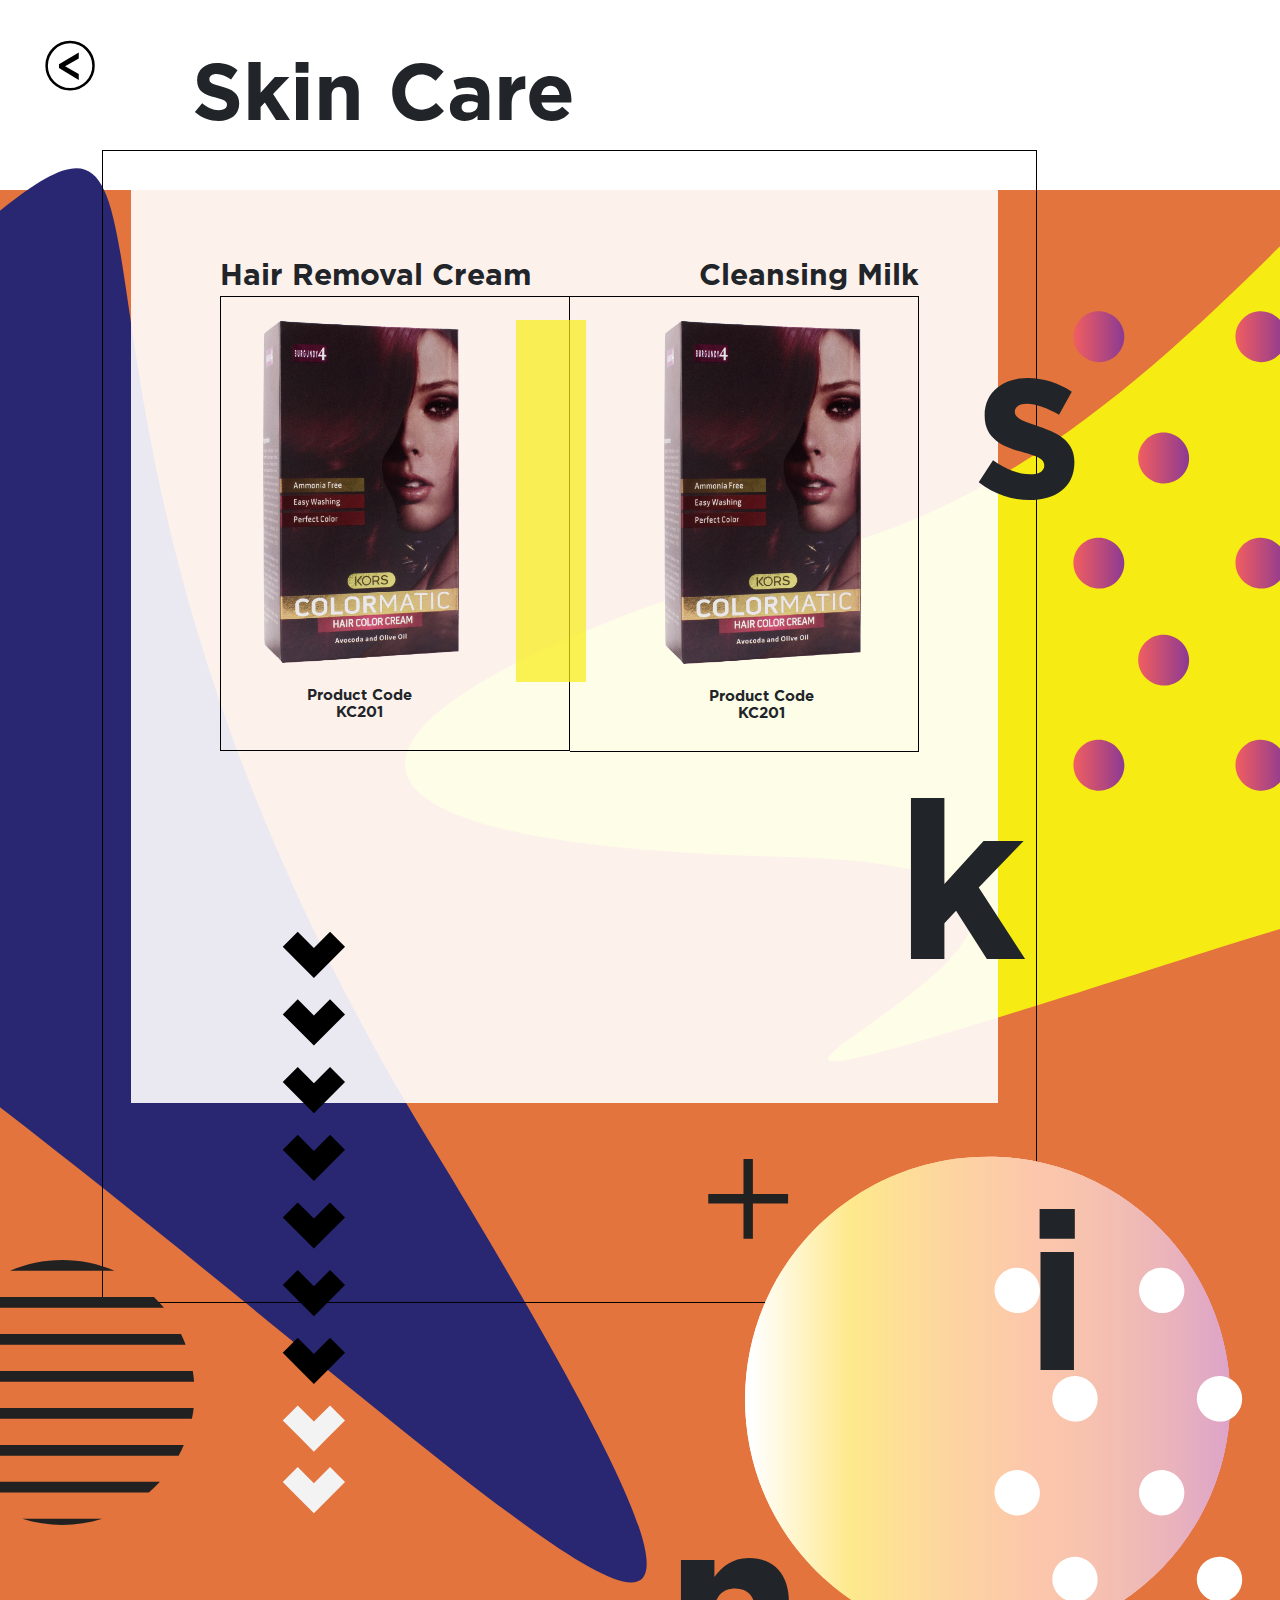
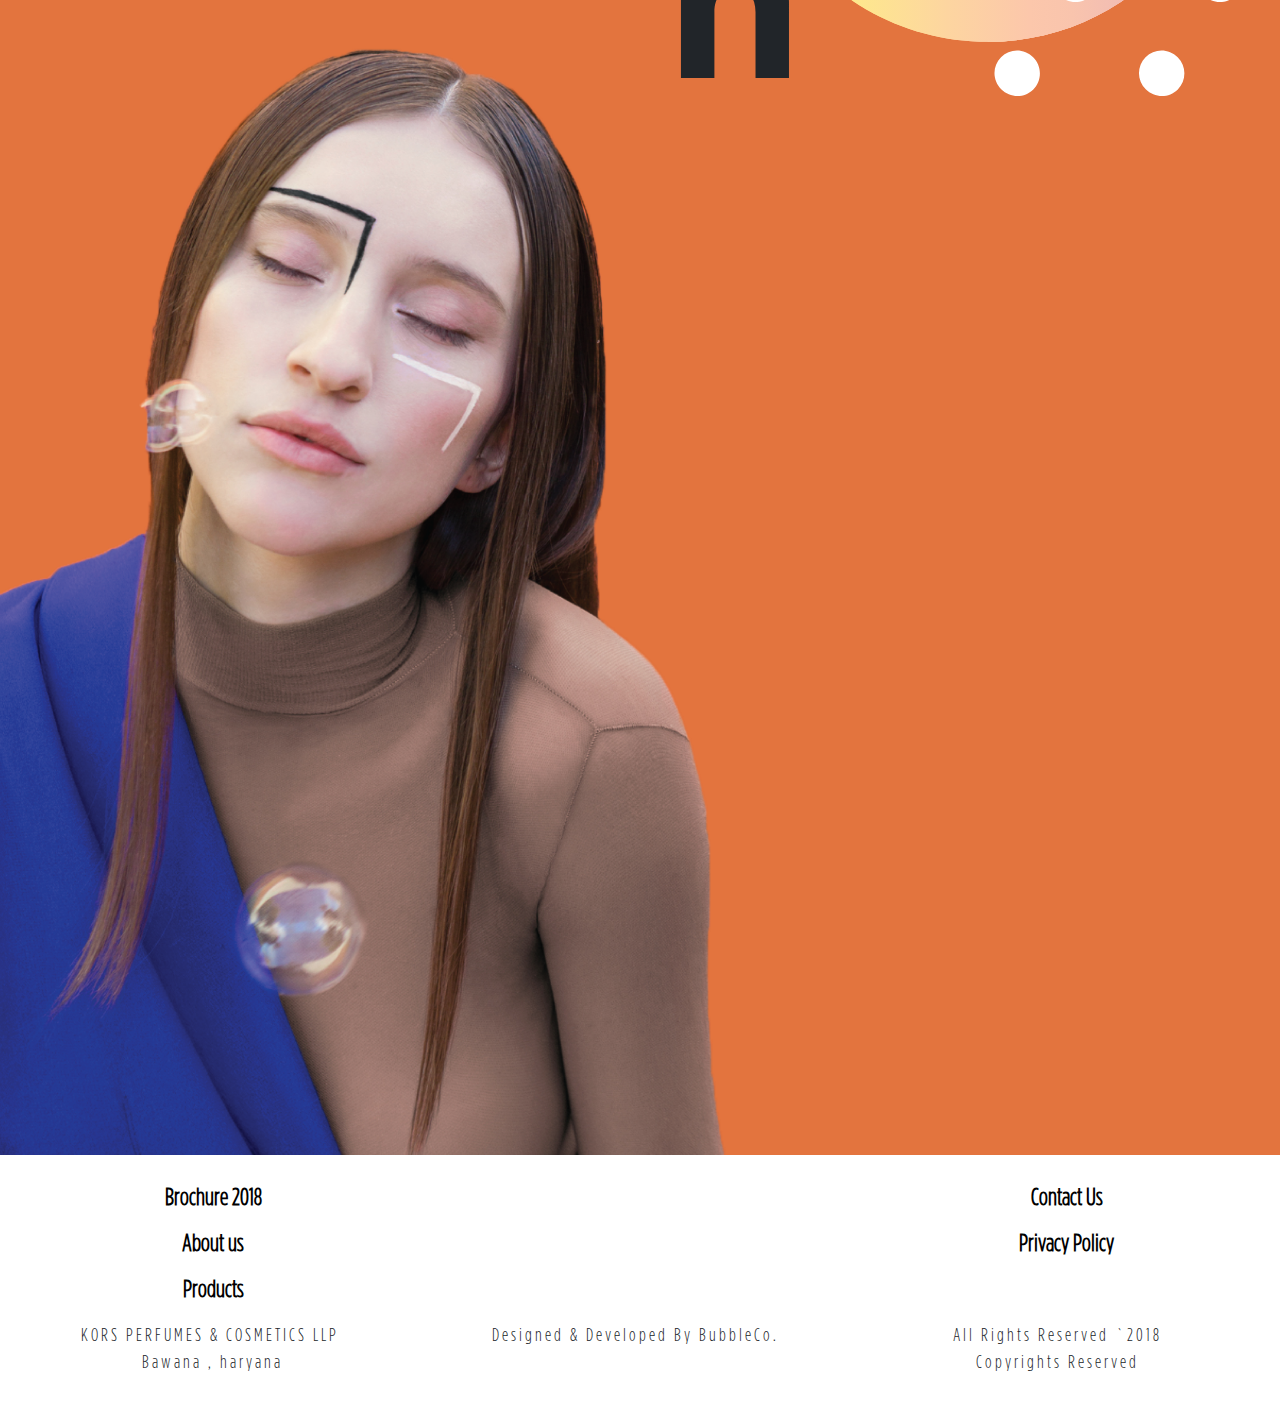
<file: skin-care/index.html>
<!doctype html>
<html class="no-js" lang="">
    <head>
        <meta charset="utf-8">
        <meta http-equiv="x-ua-compatible" content="ie=edge">
        <title></title>
        <meta name="description" content="">
        <meta name="viewport" content="width=device-width, initial-scale=1">

        <link rel="manifest" href="site.webmanifest">
        <link rel="apple-touch-icon" href="icon.png">
        <!-- Place favicon.ico in the root directory -->

        <link rel="stylesheet" href="../css/normalize.css">
        <link rel="stylesheet" href="../css/main.css">
        <link rel="stylesheet" href="https://maxcdn.bootstrapcdn.com/bootstrap/4.0.0/css/bootstrap.min.css" integrity="sha384-Gn5384xqQ1aoWXA+058RXPxPg6fy4IWvTNh0E263XmFcJlSAwiGgFAW/dAiS6JXm" crossorigin="anonymous">
        <link rel="stylesheet" href="css/style.css">

        <script src="https://code.jquery.com/jquery-3.2.1.slim.min.js" integrity="sha384-KJ3o2DKtIkvYIK3UENzmM7KCkRr/rE9/Qpg6aAZGJwFDMVNA/GpGFF93hXpG5KkN" crossorigin="anonymous"></script>
        <script src="https://cdnjs.cloudflare.com/ajax/libs/popper.js/1.12.9/umd/popper.min.js" integrity="sha384-ApNbgh9B+Y1QKtv3Rn7W3mgPxhU9K/ScQsAP7hUibX39j7fakFPskvXusvfa0b4Q" crossorigin="anonymous"></script>

        <script src="https://maxcdn.bootstrapcdn.com/bootstrap/4.0.0/js/bootstrap.min.js" integrity="sha384-JZR6Spejh4U02d8jOt6vLEHfe/JQGiRRSQQxSfFWpi1MquVdAyjUar5+76PVCmYl" crossorigin="anonymous"></script>
        <script src="js/main.js" type="text/javascript"></script>
    </head>
    <body>
        <!--[if lte IE 9]>
            <p class="browserupgrade">You are using an <strong>outdated</strong> browser. Please <a href="https://browsehappy.com/">upgrade your browser</a> to improve your experience and security.</p>
        <![endif]-->

        <!-- Add your site or application content here -->
        <div class="skin-care-container">
            <div class="skin-care-back"><a href="#" onclick="window.history.back()"><img src="../img/products/kors website -47.svg"/></a></div>
            <div class="skin-care-header">Skin Care</div>
            <div class="skin-container">
                <div class="skin-care-deco1"><img src="../img/private-label/Private Label 18.svg"/></div>
                <div class="skin-care-deco2"><img src="../img/private-label/Private Label 14.svg"/></div>
                <div class="skin-care-deco3" id="DecoDots"><img src="../img/private-label/Private Label 13.svg"/></div>
                <div class="skin-care-deco4" id="DecoArrows"><img src="../img/private-label/Private Label 17.svg"/></div>
                <div class="skin-care-deco5" id="DecoCircleDots"><img src="../img/private-label/Private Label 12.svg"/></div>
                <div class="skin-care-deco6" id="DecoCircleLines"><img src="../img/private-label/Private Label 16.svg"/></div>
                <div class="skin-care-text text-s" id="Decos">s</div>
                <div class="skin-care-text text-k" id="Decok">k</div>
                <div class="skin-care-text text-i" id="Decoi">i</div>
                <div class="skin-care-text text-n" id="Decon">n</div>
                <div class="items-container">
                    <div class="background-container"></div>
                    <div class="dual-item-container">
                        <div class="first-item-container">
                            <div class="item-header item-first">Hair Removal Cream</div>
                            <div class="item-container-first">
                                <div class="product">
                                    <img src="../img/products/boxs/Burgundy.png"/>
                                    <div class="product-code">Product Code<br/>KC201</div>
                                </div>
                                <div class="first-item-deco"></div>
                            </div>
                        </div>
                        <div class="second-item-container">
                          <div class="item-header item-second">Cleansing Milk</div>
                          <div class="item-container-second">
                              <div class="product">
                                  <img src="../img/products/boxs/Burgundy.png"/>
                                  <div class="product-code">Product Code<br/>KC201</div>
                              </div>
                              <div class="second-item-deco"></div>
                          </div>
                        </div>
                    </div>
                </div>
                <div class="skin-care-img"><img src="../img/skin care/Skin Care.png"/></div>
            </div>
            <div class="footer">
                <div class="footer-link-line-seperator"><div class="footer-top-line"></div></div>
                <div class="footer-link-container">
                    <div class="footer-section section-1">
                        <div class="footer-links"><a href="../#homeContainer">Brochure 2018</a></div>
                        <div class="footer-links"><a href="../#AboutUs">About us</a></div>
                        <div class="footer-links"><a href="../#HairCareContainer">Products</a></div>
                    </div>
                    <div class="footer-section"></div>
                    <div class="footer-section section-2">
                        <div class="footer-links"><a href="../contact-us">Contact Us</a></div>
                        <div class="footer-links"><a href="#">Privacy Policy</a></div>
                    </div>
                </div>
                <div class="footer-container">
                    <div class="footer-line-seperator"><div class="footer-top-line"></div></div>
                    <div class="footer-text">K O R S &nbsp; P E R F U M E S &nbsp; & &nbsp; C O S M E T I C S &nbsp; L L P &nbsp;<br/>B a w a n a &nbsp; , &nbsp; h a r y a n a</div>
                    <div class="footer-line-seperator"><div class="footer-top-line"></div></div>
                    <div class="footer-text">D e s i g n e d &nbsp; & &nbsp; D e v e l o p e d &nbsp; B y &nbsp; B u b b l e C o .</div>
                    <div class="footer-line-seperator"><div class="footer-top-line"></div></div>
                    <div class="footer-text">A l l &nbsp; R i g h t s &nbsp; R e s e r v e d &nbsp; ` 2 0 1 8 <br/> C o p y r i g h t s &nbsp; R e s e r v e d</div>
                </div>
            </div>
        </div>
        <script src="../js/vendor/modernizr-3.5.0.min.js"></script>
        <script src="https://code.jquery.com/jquery-3.2.1.min.js" integrity="sha256-hwg4gsxgFZhOsEEamdOYGBf13FyQuiTwlAQgxVSNgt4=" crossorigin="anonymous"></script>
        <script>window.jQuery || document.write('<script src="../js/vendor/jquery-3.2.1.min.js"><\/script>')</script>
        <script src="../js/plugins.js"></script>

        <!-- Google Analytics: change UA-XXXXX-Y to be your site's ID. -->
        <script>
            window.ga=function(){ga.q.push(arguments)};ga.q=[];ga.l=+new Date;
            ga('create','UA-XXXXX-Y','auto');ga('send','pageview')
        </script>
        <script src="https://www.google-analytics.com/analytics.js" async defer></script>
    </body>
</html>
</file>
<file: css/main.css>
/*! HTML5 Boilerplate v6.0.1 | MIT License | https://html5boilerplate.com/ */

/*
 * What follows is the result of much research on cross-browser styling.
 * Credit left inline and big thanks to Nicolas Gallagher, Jonathan Neal,
 * Kroc Camen, and the H5BP dev community and team.
 */

/* ==========================================================================
   Base styles: opinionated defaults
   ========================================================================== */

html {
    color: #222;
    font-size: 1em;
    line-height: 1.4;
}

/*
 * Remove text-shadow in selection highlight:
 * https://twitter.com/miketaylr/status/12228805301
 *
 * Vendor-prefixed and regular ::selection selectors cannot be combined:
 * https://stackoverflow.com/a/16982510/7133471
 *
 * Customize the background color to match your design.
 */

::-moz-selection {
    background: #b3d4fc;
    text-shadow: none;
}

::selection {
    background: #b3d4fc;
    text-shadow: none;
}

/*
 * A better looking default horizontal rule
 */

hr {
    display: block;
    height: 1px;
    border: 0;
    border-top: 1px solid #ccc;
    margin: 1em 0;
    padding: 0;
}

/*
 * Remove the gap between audio, canvas, iframes,
 * images, videos and the bottom of their containers:
 * https://github.com/h5bp/html5-boilerplate/issues/440
 */

audio,
canvas,
iframe,
img,
svg,
video {
    vertical-align: middle;
}

/*
 * Remove default fieldset styles.
 */

fieldset {
    border: 0;
    margin: 0;
    padding: 0;
}

/*
 * Allow only vertical resizing of textareas.
 */

textarea {
    resize: vertical;
}

/* ==========================================================================
   Browser Upgrade Prompt
   ========================================================================== */

.browserupgrade {
    margin: 0.2em 0;
    background: #ccc;
    color: #000;
    padding: 0.2em 0;
}

/* ==========================================================================
   Author's custom styles
   ========================================================================== */

















/* ==========================================================================
   Helper classes
   ========================================================================== */

/*
 * Hide visually and from screen readers
 */

.hidden {
    display: none !important;
}

/*
 * Hide only visually, but have it available for screen readers:
 * https://snook.ca/archives/html_and_css/hiding-content-for-accessibility
 *
 * 1. For long content, line feeds are not interpreted as spaces and small width
 *    causes content to wrap 1 word per line:
 *    https://medium.com/@jessebeach/beware-smushed-off-screen-accessible-text-5952a4c2cbfe
 */

.visuallyhidden {
    border: 0;
    clip: rect(0 0 0 0);
    -webkit-clip-path: inset(50%);
    clip-path: inset(50%);
    height: 1px;
    margin: -1px;
    overflow: hidden;
    padding: 0;
    position: absolute;
    width: 1px;
    white-space: nowrap; /* 1 */
}

/*
 * Extends the .visuallyhidden class to allow the element
 * to be focusable when navigated to via the keyboard:
 * https://www.drupal.org/node/897638
 */

.visuallyhidden.focusable:active,
.visuallyhidden.focusable:focus {
    clip: auto;
    -webkit-clip-path: none;
    clip-path: none;
    height: auto;
    margin: 0;
    overflow: visible;
    position: static;
    width: auto;
    white-space: inherit;
}

/*
 * Hide visually and from screen readers, but maintain layout
 */

.invisible {
    visibility: hidden;
}

/*
 * Clearfix: contain floats
 *
 * For modern browsers
 * 1. The space content is one way to avoid an Opera bug when the
 *    `contenteditable` attribute is included anywhere else in the document.
 *    Otherwise it causes space to appear at the top and bottom of elements
 *    that receive the `clearfix` class.
 * 2. The use of `table` rather than `block` is only necessary if using
 *    `:before` to contain the top-margins of child elements.
 */

.clearfix:before,
.clearfix:after {
    content: " "; /* 1 */
    display: table; /* 2 */
}

.clearfix:after {
    clear: both;
}

/* ==========================================================================
   EXAMPLE Media Queries for Responsive Design.
   These examples override the primary ('mobile first') styles.
   Modify as content requires.
   ========================================================================== */

@media only screen and (min-width: 35em) {
    /* Style adjustments for viewports that meet the condition */
}

@media print,
       (-webkit-min-device-pixel-ratio: 1.25),
       (min-resolution: 1.25dppx),
       (min-resolution: 120dpi) {
    /* Style adjustments for high resolution devices */
}

/* ==========================================================================
   Print styles.
   Inlined to avoid the additional HTTP request:
   http://www.phpied.com/delay-loading-your-print-css/
   ========================================================================== */

@media print {
    *,
    *:before,
    *:after {
        background: transparent !important;
        color: #000 !important; /* Black prints faster:
                                   http://www.sanbeiji.com/archives/953 */
        box-shadow: none !important;
        text-shadow: none !important;
    }

    a,
    a:visited {
        text-decoration: underline;
    }

    a[href]:after {
        content: " (" attr(href) ")";
    }

    abbr[title]:after {
        content: " (" attr(title) ")";
    }

    /*
     * Don't show links that are fragment identifiers,
     * or use the `javascript:` pseudo protocol
     */

    a[href^="#"]:after,
    a[href^="javascript:"]:after {
        content: "";
    }

    pre {
        white-space: pre-wrap !important;
    }
    pre,
    blockquote {
        border: 1px solid #999;
        page-break-inside: avoid;
    }

    /*
     * Printing Tables:
     * http://css-discuss.incutio.com/wiki/Printing_Tables
     */

    thead {
        display: table-header-group;
    }

    tr,
    img {
        page-break-inside: avoid;
    }

    p,
    h2,
    h3 {
        orphans: 3;
        widows: 3;
    }

    h2,
    h3 {
        page-break-after: avoid;
    }
}
</file>
<file: css/style.css>
*{
    margin: 0;
    padding: 0;
}

@font-face {
    font-family: GothamBold;
    src: url("../font/GothamHTF-Bold.otf");
}
@font-face {
    font-family: GothamLight;
    src: url("../font/GothamRnd-Light.otf");
}
@font-face {
    font-family: GothamRegular;
    src: url("../font/GothamRnd-Book.otf");
}
@font-face {
    font-family: GothamCondensedBold;
    src: url("../font/GothamCondensed-Bold.otf");
}
@font-face {
    font-family: GothamCondensedMedium;
    src: url("../font/GothamCondensed-Medium.otf");
}
@font-face {
    font-family: GothamCondensedLightRegular;
    src: url("../font/GothamCondensed-Light-Regular.otf");
}
@font-face {
    font-family: GothamCondensedLight;
    src: url("../font/GothamCondensed-Light.otf");
}

img {width: 100%;}
#header-container{
    width: 100vw;
    height: 100px;
    background-origin: border-box;
    position: fixed;
    background: #fff;
    opacity: 0.9;
    z-index: 10;
}

.header-shadow{
  box-shadow: 0 3px 5px #aaa;
}

.logo-box{
    display: none;
    padding: 20px 30px;
    width: 120px;
    float: left;
}

#nav-header{
    display: block;
    padding: 20px;
    float: right;
}
.close{display: none;}
.header-deco1{display: none;}
#nav-list{
    list-style-type: none;
    padding: 5px;
}

#nav-list li{
    display: inline;
    font-size: 18px;
    padding: 0 10px;
    font-family: "GothamLight";
}

a{ color: #000; text-decoration: none;}
a:hover{
  color: #000;
  text-decoration: none;
  font-weight: bold;
}

.nav-item{
    padding: 5px;
}
.nav-brochure{
    padding: 5px;
    padding-top: 8px;
    border: 1px solid #000;
}
.darrow{ font-size: 25px; border: 1px solid #000; padding: 2px; padding-bottom: 4px;}

.home-container {
    position: relative;
    width: 100%;
    overflow-x: hidden;
    top: 100px;
}

.home-container span{ display: inline-block;}

.background-text{
  width: 100%;
  position: fixed;
  top: 100px;
  font-size: 170px;
  line-height: normal;
  font-family: "GothamBold";
  left: 42%;
  z-index: -1;
}

.foreground-text{
  position: fixed;
  width: 100%;
  top: 270px;
  font-size: 170px;
  line-height: normal;
  font-family: "GothamBold";
  left: 64%;
  z-index: 2;
}

.bold-line{
  position: fixed;
}
.bold-first{z-index: -1; left: -13%; width: 30%;}
.bold-second{z-index: 2; left: calc(100vw - 25%); top: 270px; width: 30%;}

.fixed-parallax-symbol{
  position: fixed;
  width: 8%;
  z-index: 2;
  left: calc(100vw - 15%);
  top: 190px;
}
.fixed-parallax-circles{
  position: fixed;
  width: 17%;
  z-index: 2;
  left: 22%;
  top: 150px;
}

.view-product-img{
  position: relative;
  top: 140px;
  width: 83%;
  z-index: 1;
}

.view-product-container{
  position: absolute;
  top: 140px;
  padding: 50px;
  font-size: 25px;
  font-family: "GothamBold";
  line-height: normal;
  color: #000;
  z-index: 3;
}
.view-product-box{
  position: relative;
  border: 1px solid #000;
  padding: 30px;
  color: #fff;
}
.view-product-text{
  padding: 0 20px;
}
.view-product-text span{
  color: #000;
  font-size: 14px;
}
.circle-lines{
  position: absolute;
  left: 8%;
  width: 12%;
  z-index: 1;
  padding-top: 40px;
}
.skewcircle{
  position: absolute;
  width: 27%;
  left: calc(100vw - 31%);
  z-index: 1;
}
.line-seperator-first{top: 140px;}
.line-seperator{
  position: relative;
  width: 100%;
  padding: 50px;
  z-index: 1;
  overflow: hidden;
}
.line-seperator img{
  display: block;
  position: relative;
  width: 14px;
  margin: 0 auto;
}
.side-blue-deco{
  position: absolute;
  width: 34%;
  margin-top: 200px;
  left: calc(100vw - 33%);
}

.about-us-container{
  position: absolute;
  margin-top: 140px;
  padding: 50px;
  font-size: 25px;
  font-family: "GothamBold";
  line-height: normal;
  color: #000;
  left: 9%;
  z-index: 3;
}
.about-us-box{
  position: relative;
  border: 1px solid #000;
  padding: 30px;
  color: #fff;
}
.about-us-text{
  padding: 0 20px;
}
.about-us-text span{
  color: #000;
  font-size: 14px;
}
.about-us-img{
  position: relative;
  top: 140px;
  width: 71%;
  left: -8%;
  height: 100%;
  z-index: 1;
}
.kors-colormatic{
  font-size: 110px;
  position: absolute;
  line-height: normal;
  z-index: 3;
  text-align: center;
  width: 100%;
  font-family: "GothamBold";
}
.about-kors{
  position: absolute;
  display: flex;
  left: 60%;
  width: 20%;
  top: 100px;
  flex-direction: column;
}
.about-colormatic{
  position: absolute;
  display: flex;
  width: 20%;
  top: 350px;
  flex-direction: column;
  left: 52%;
}

.circle-without-cross{
  position: absolute;
  width: 33%;
  margin-top: -150px;
  z-index: 2;
  left: 58%;
  filter: drop-shadow(0px 0px 20px #888);
}
.circle-cross{
  position: absolute;
  width: 66px;
  width: 5%;
  margin-top: -140px;
  z-index: 2;
  left: calc(84%);
}
.side-pink-deco{
  position: absolute;
  width: 32%;
  left: -1%;
  z-index: 2;
  margin-top: 70px;
}
.cosmo-silky-container{
  position: relative;
  width: 100%;
  font-size: 130px;
  font-family: "GothamBold";
  line-height: normal;
  margin-top: 60px;
  overflow: hidden;
  z-index: 2;
}
.cosmo-silky-top-text{
  position: relative;
  left: 13%;
}

.cosmo-silky-bottom-text{
  position: relative;
  left: 38%;
}
.hair-care-container{
  position: relative;
  width: 100%;
}
.hair-care-img-container{
  position: relative;
  left: 8%;
  overflow: hidden;
  width:48%;
}
.hair-care-img{}
.hair-care-text{
  position: absolute;
  line-height: normal;
  font-size: 170px;
  left: 50%;
  z-index: 1;
  font-family: "GothamCondensedBold";
  top: calc(50% - 90px);
}
.hair-care-arrows{
  position: absolute;
  width: 4%;
  left: 35%;
  top: 67%;
  z-index: 1;
}
.hair-care-dots{
  position: absolute;
  left: 45%;
  width: 17%;
  top: 70%;
}
.skin-care-container{
  margin-top: 150px;
  position: relative;
  width: 100%;
}
.skin-care-img-container{
  position: relative;
  left: calc(100vw - 56%);
  overflow: hidden;
  width:48%;
}
.skin-care-img{
  position: relative;
  display: block;
}
.skin-care-text{
  position: absolute;
  line-height: normal;
  font-size: 170px;
  left: 15%;
  z-index: 1;
  font-family: "GothamCondensedBold";
  top: calc(50% - 100px);
}
.skin-care-symbol{
  position: absolute;
  width: 18%;
  left: 12%;
  top: -6%;
}
.skin-care-circles{
  position: absolute;
  top: 72%;
  width: 100%;
}
.skin-care-yellow-circle{
  position: absolute;
  width: 13%;
  filter: drop-shadow(0px 0px 20px #888);
  left: 39%;
}
.skin-care-strip-circles{
  position: absolute;
  width: 13%;
  top: 7px;
  left: calc(36%);
}
.gentlemen-container{
  position: relative;
  width: 100%;
  margin-top: 150px;
}
.gentlemen-img-container{
  position: relative;
  left: 8%;
  overflow: hidden;
  width:48%;
}
.gentlemen-img{
  position: relative;
  display: block;
}
.gentlemen-text{
  position: absolute;
  line-height: normal;
  font-size: 170px;
  left: 50%;
  z-index: 1;
  font-family: "GothamCondensedBold";
  top: calc(50% - 100px);
}
.gentlemen-circles{
  position: absolute;
  left: 54%;
  width: 17%;
  top: 280px;
  top: 70%;
}
.gentlemen-strips{
  position: absolute;
  left: calc(100vw - 27%);
  width: 19%;
  top: 0px;
}
.private-label-container{
  margin-top: 200px;
  position: relative;
  width: 100%;
}
.private-label-img-container{
  position: relative;
  left: calc(100vw - 56%);
  width:48%;
}
.private-label-img{
  position: relative;
  display: block;
}
.private-label-label{
  position: absolute;
  width: 18%;
  left: 73%;
  top: 4%;
  z-index: 1;
}
.private-label-text{
  position: absolute;
  line-height: normal;
  font-size: 170px;
  left: 15%;
  z-index: 1;
  font-family: "GothamCondensedBold";
  top: 20px;
}
.private-label-arrow{
  position: absolute;
  top: 30px;
  z-index: 1;
  width: 13%;
  left: 39%;
}
.private-label-dots{
  position: absolute;
  top: 74%;
  z-index: 1;
  width: 16%;
  left: 42%;
}
.private-label-circles{
  position: absolute;
  top: 43%;
  width: 24%;
  left: 2.5%;
}
.private-label-tag{
  position: relative;
  width: 100%;
  line-height: normal;
  text-align: right;
  padding: 0 8%;
  margin-top: -40px;
  font-size: 25px;
  font-weight: bold;
  font-family: "GothamBold";
}
.design-space-crosses{
  position: relative;
  width: 100%;
  overflow: hidden;
}
.deco-cross{
  padding: 16% 0 13% 0;
  display: block;
  margin: auto;
  width: 55%;
}
.deco-cross-img{
  position: relative;
}
.side-colors-deco{
  position: absolute;
  width: 16%;
  left: calc(100vw - 17%);
  top: 18%;
}
.deco-up-arrows{
  position: absolute;
  width: 1.7%;
  top: 18%;
  left: 25%;
}
.deco-down-arrows{
  position: absolute;
  width: 5%;
  top: 32%;
  left: 16%;
}
.deco-dots-top{
  position: absolute;
  width: 24px;
  width: 2%;
  top: 32%;
  left: 60%;
}
.deco-dots-bottom{
  position: absolute;
  width: 2%;
  top: 72%;
  left: 26%;
}
.deco-close-symbol{
  position: absolute;
  width: 3.4%;
  top: 62%;
  left: 35%;
}
.deco-small-circle{
  position: absolute;
  width: 5%;
  top: 73%;
  left: 5%;
}
.blog-container{
  width: 100%;
  height: 400px;
  display: flex;
  justify-content: space-between;
  position: relative;
}
.left-blog-switch{
  display: flex;
  flex-flow: column;
  justify-content: center;
  height: 100%;
  padding: 2%;
  width: 10%;
  max-width: 160px;
}
.blogs-images-container{
  display: block;
  position: relative;
  width: 60%;
  max-width: 800px;
  overflow: hidden;
}
.blogs-images{
  display: block;
  position: relative;
  width: calc(4 * 100%);
  display: flex;
}
.right-blog-switch{
  display: flex;
  flex-flow: column;
  justify-content: center;
  height: 100%;
  padding: 2%;
  width: 10%;
  max-width: 160px;
}
.blogs-images img{
  height: 400px;
}
.blog-title{
  position: absolute;
  width: 100%;
  top: -200px;
  z-index: 1;
  line-height: normal;
  font-size: 300px;
  font-style: italic;
  text-align: center;
  font-family: "GothamCondensedBold";
}
.follow-us-container{
  position: relative;
  padding: 60px 80px;
  overflow: hidden;
}
.follow-left-deco{
  position: absolute;
  left: -1%;
  width: 22%;
  top: 40%;
}
.follow-dots{
  position: absolute;
  left: calc(100vw - 9%);
  width: 3.4%;
  top: 35%;
}
.follow-arrows{
  position: absolute;
  left: 16%;
  width: 2.1%;
  top: 58%;
}
.follow-right-deco{
  position: absolute;
  left: calc(100vw - 12%);
  width: 12%;
  top: 60%;
}
.follow-us-title{
  position: relative;
  text-align: left;
  font-size: 65px;
  line-height: normal;
  font-family: "GothamCondensedLightRegular";
  font-weight: bold;
}
.follow-contatiner{
  position: relative;
  display: flex;
  width: calc(100vw - 15%);
}
.facebook-follow, .instagram-follow{
  position: relative;
  width: 50%;
  height: calc((85vw) / 2);
  padding: 50px;
}
.facebook{background: #999; width: 100%; height: 100%;}
.instagram{background: #777; width: 100%; height: 100%;}
.facebook img{ width: 100%; height: 100%;}
.instagram img{ width: 100%; height: 100%;}
.fb-cover, .insta-cover{position: relative; top: -100%;}

.email-subscribe-container{
  position: relative;
  display: flex;
  padding: 50px;
  margin-top: 200px;
  justify-content: center;
}

.line-svg{
  align-items: center;
  width: 33%;
  padding: 36px 0;
}
.email-subscribe{
  position: relative;
  padding: 0 50px;
  width: 34%;
}
.email{
  position: relative;
  font-size: 20px;
  width: 100%;
  box-sizing: border-box;
  /* line-height: normal; */
  font-family: "GothamCondensedMedium";
  text-align: center;
  color: #000;
  padding: 10px;
  border: 1px solid #000;
}

input:focus,
select:focus,
textarea:focus,
button:focus {
    outline: none;
}

.subscribe{
  position: relative;
  font-size: 20px;
  /* line-height: normal; */
  font-family: "GothamCondensedMedium";
  color: #fff;
  width: 100%;
  padding: 10px;
  background: #000;
  text-align: center;
  border: none;
}

.subscribe-msg{
  display: none;
  position: absolute;
  width: 100%;
  left: 0;
  text-align: center;
  font-size: 17px;
  padding: 10px 0;
  font-family: "GothamBold";
  color: green;
}

.footer{
  position: relative;
  padding: 20px 0;
}
.footer-link-line-seperator{
  position: relative;
  width: 100%;
  padding: 10px 20%;
  display: none;
}
.footer-line-seperator{
  position: relative;
  width: 100%;
  padding: 5px 40%;
  display: none;
}
.footer-top-line{
  width: 100%;
  height: 1px;
  background: #000;
}
.footer-link-container{
  position: relative;
  width: 100%;
  display: flex;
  align-items: stretch;
}
.footer-section{
  display: flex;
  width: 33.33%;
  flex-direction: column;
}
.footer-links{
  text-align: center;
  font-family: "GothamCondensedLight";
  font-weight: bolder;
  font-size: 24px;
  padding: 5px;
}
.footer-container{
  position: relative;
  display: flex;
}
.footer-text{
  width: 33%;
  padding: 10px 20px;
  text-align: center;
  display: flex;
  align-items: center;
  vertical-align: middle;
  flex-direction: column;
  font-size: 18px;
  font-family: "GothamCondensedLight";
  /* font-weight: bolder; */
  align-content: center;
}

@media screen and (min-width: 320px) and (max-width: 420px) {
  #header-container{height: 60px;}
  .logo-box{display: block; padding: 15px 20px; width: 80px;}
  .close{
    position: absolute;
    display: inline-block;
    width: 18px;
    height: 18px;
    opacity: 1;
    left: 88%;
    top: 3%;
    overflow: hidden;
  }
  .close::before, .close::after {
    content: '';
    position: absolute;
    height: 2px;
    width: 100%;
    top: 50%;
    left: 0;
    margin-top: -1px;
    background: #000;
  }
  #nav-header::before{
    content: "";
    position: absolute;
    border-left: 5px solid transparent;
    border-right: 5px solid transparent;
    border-top: 5px #000;
  }
  .close::before{ transform: rotate(45deg);}
  .close::after{ transform: rotate(-45deg);}
  .header-deco1{display: block; position: absolute; width: 36%; left: 65%; top: 30%; transform: rotateY(180deg);}
  #nav-header{display: none; position: absolute;overflow: hidden; height: 180px; background: #fff; top: 64px; padding-left: 0; border: 0.5px solid #000;}
  #nav-list{padding: 5px 0px; padding-right: 20px;}
  #nav-list li{display: block; font-size: 14px; padding: 2px 15px; padding-left: 0;}
  .nav-item{padding:  0px 15px; display: block; border-bottom: 1px solid #000; box-sizing: border-box;}
  .broucher-item{position: absolute; top: 140px; margin-top:5px ;left:45px; font-size: 12px;}
  .darrow{ font-size: 11px; padding: 2px; font-weight: bold;}
  .nav-brochure{padding: 2px; font-size: 11px;}
  .home-container{top: 60px;}
  .background-text{top: 60px; font-size: 64px;}
  .foreground-text{top: 140px; font-size: 64px; left: 55%;}
  .bold-second{top: 130px;}
  .fixed-parallax-symbol{top: 88px; left: 90%;}
  .fixed-parallax-circles{top: 100px;}
  .view-product-img{top: 55px; width: 94%;}
  .view-product-container{top: 7%; padding: 20px; font-size: 14px;}
  .view-product-box{ padding: 7px; color: #000;}
  .view-product-text{padding: 0 5px;}
  .view-product-text span{font-size: 8px;}
  .circle-lines{margin-top: -15px; padding-top: 0; left: 0;}
  .skewcircle{}
  .line-seperator-first{top: 60px; }
  .line-seperator img{width: 8px;}
  .side-blue-deco{ margin-top: 110px; width: 30%; left: calc(100vw - 27%);}
  .about-us-container{ margin-top: 20px; padding: 20px; font-size: 14px; left: 0;}
  .about-us-box{padding: 7px; color: #000;}
  .about-us-text{ padding: 5px 15px;}
  .about-us-text span{font-size: 8px;}
  .about-us-img{ top: 70px; width: 78%;}
  .kors-colormatic{font-size: 40px;}
  .about-kors{left: 68%; top: 20px;}
  .about-colormatic{left: 60%; top: 100px;}
  .circle-without-cross{ width: 30%; margin-top: 40px; left: 67%;}
  .circle-cross{margin-top: 44px; left: 92%}
  .side-pink-deco{margin-top: 120px;}
  .cosmo-silky-container{ font-size: 48px; margin-top: 35px;}
  .hair-care-img-container{width: 80%; left: 5%;}
  .hair-care-text{font-size: 64px; left: 0; top: 85%; right: 15%; text-align: right;}
  .hair-care-arrows{left: 10%; top: 75%;}
  .hair-care-dots{left: 68%; width: 32%; top: -210px}
  .skin-care-img-container{width: 80%; left: 15%;}
  .skin-care-text{font-size: 64px; left: 15%; top: 85%;}
  .skin-care-symbol{top: -55px; left: 70%;}
  .skin-care-circles{top: -15%;}
  .skin-care-yellow-circle{width: 25%; left: 10%;}
  .skin-care-strip-circles{width: 25%; left: 5%;}
  .gentlemen-img-container{left: 5%; width: 80%;}
  .gentlemen-text{font-size: 64px; text-align: right; right: 15%; left: 0; top: 82%;}
  .gentlemen-circles{top: -12%; left: 80%;}
  .gentlemen-strips{left: calc(100vw - 34%); top: 100%;}
  .private-label-img-container{left: 5%; width: 70%;}
  .private-label-label{width: 25%; left: 67%; top: -20%;}
  .private-label-text{font-size: 64px; top: -18%;left: 25%;}
  .private-label-text2{left: 55%; position: relative;}
  .private-label-arrow{left: 76%; top: 40%; width: 20%;}
  .private-label-dots{width: 24%; left: 78%; top: 100%;}
  .private-label-circles{left: 1%; top: 90%; }
  .private-label-tag{font-size: 12px; margin-top: -20px;}
  .design-space-crosses{margin-top: 50px;}
  .blog-container{height: 200px; margin-top: 50px;}
  .blogs-images-container{width: 100%;}
  .blogs-images img{height: 200px;}
  .blog-title{ font-size: 75px; top: -58px;}
  .follow-us-container{padding: 12px 20px;}
  .follow-us-title{ font-size: 32px;}
  .follow-contatiner{display: block; width: 50%; margin: auto;}
  .facebook-follow, .instagram-follow{ width: 100%; padding: 10px;}
  .follow-left-deco{ width: 36%; top: 10%;}
  .follow-dots{left: 80%; top: 25%;}
  .follow-arrows{width: 4%; top: 45%;}
  .follow-right-deco{width: 25%; left: 75%; top: 40%;}
  .email-subscribe-container{margin-top: 0px; display: block; padding: 20px 50px;}
  .line-svg{width: 100%; padding: 15px 0;}
  .line-svg2{display: none;}
  .email-subscribe{ padding: 0 20px; margin: auto; width: 100%;}
  .email{font-size: 12px;padding: 0px;}
  .subscribe{font-size: 12px; padding: 0;}
  .footer{padding: 0}
  .footer-link-line-seperator{display: block;}
  .footer-link-container{display: block;}
  .footer-section{width: 100%;}
  .footer-links{font-size: 16px; padding: 2px;}
  .footer-container{display: block;}
  .footer-line-seperator{display: block;}
  .footer-text{width: 100%; font-size: 12px;}
}
@media screen and (min-width: 320px) and (max-width: 350px) {
  .view-product-container{top: 6%;}
  .private-label-text{font-size: 48px;}
}

@media screen and (min-width: 351px) and (max-width: 400px) {
  .view-product-container{top: 6.5%;}
  .private-label-text{font-size: 56px;}
}

@media screen and (min-width: 421px) and (max-width: 650px) {
  #header-container{height: 70px;}
  .logo-box{display: block; padding: 15px 20px; width: 90px;}
  .close{
    position: absolute;
    display: inline-block;
    width: 18px;
    height: 18px;
    opacity: 1;
    left: 88%;
    top: 3%;
    overflow: hidden;
  }
  .close::before, .close::after {
    content: '';
    position: absolute;
    height: 2px;
    width: 100%;
    top: 50%;
    left: 0;
    margin-top: -1px;
    background: #000;
  }
  #nav-header::before{
    content: "";
    position: absolute;
    border-left: 5px solid transparent;
    border-right: 5px solid transparent;
    border-top: 5px #000;
  }
  .close::before{ transform: rotate(45deg);}
  .close::after{ transform: rotate(-45deg);}
  .header-deco1{display: block; position: absolute; width: 36%; left: 65%; top: 30%; transform: rotateY(180deg);}
  #nav-header{display: none; position: absolute;overflow: hidden; height: 180px; background: #fff; top: 74px; padding-left: 0; border: 0.5px solid #000;}
  #nav-list{padding: 5px 0px; padding-right: 20px;}
  #nav-list li{display: block; font-size: 14px; padding: 2px 15px; padding-left: 0;}
  .nav-item{padding:  0px 15px; display: block; border-bottom: 1px solid #000; box-sizing: border-box;}
  .broucher-item{position: absolute; top: 140px; margin-top:5px ;left:45px; font-size: 12px;}
  .darrow{ font-size: 11px; padding: 2px; font-weight: bold;}
  .nav-brochure{padding: 2px; font-size: 11px;}
  .home-container{top: 70px;}
  .background-text{top: 70px; font-size: 80px;}
  .foreground-text{top: 160px; font-size: 80px; }
  .bold-second{top: 150px;}
  .fixed-parallax-symbol{top: 100px; left: 80%;}
  .fixed-parallax-circles{top: 110px;}
  .view-product-img{top: 70px; width: 90%;}
  .view-product-container{top: 7.3%; left: 10%; padding: 30px; font-size: 18px;}
  .view-product-box{ padding: 15px; color: #000;}
  .view-product-text{padding: 0 10px;}
  .view-product-text span{font-size: 12px;}
  .circle-lines{margin-top: -15px; padding-top: 0; left: 0;}
  .skewcircle{}
  .line-seperator-first{top: 60px; }
  .line-seperator img{width: 8px;}
  .side-blue-deco{ margin-top: 110px; width: 30%; left: calc(100vw - 27%);}
  .about-us-container{ margin-top: 0px; margin-left: 10%; padding: 30px; font-size: 18px; left: 0;}
  .about-us-box{padding: 15px; color: #000;}
  .about-us-text{ padding: 0px 15px;}
  .about-us-text span{font-size: 12px;}
  .about-us-img{ top: 70px; width: 78%;}
  .kors-colormatic{font-size: 56px;}
  .about-kors{left: 68%; top: 50px;}
  .about-colormatic{left: 60%; top: 180px;}
  .circle-without-cross{ width: 24%; margin-top: 0px; left: 67%;}
  .circle-cross{margin-top: 4px; left: 86%}
  .side-pink-deco{margin-top: 120px;}
  .cosmo-silky-container{ font-size: 60px; margin-top: 25px;}
  .hair-care-img-container{width: 70%; left: 10%;}
  .hair-care-text{font-size: 80px; left: 0; top: 78%; right: 20%; text-align: right;}
  .hair-care-arrows{left: 15%; top: 65%;}
  .hair-care-dots{left: 75%; width: 26%; top: -210px}
  .skin-care-img-container{width: 70%; left: 20%;}
  .skin-care-text{font-size: 80px; left: 20%; top: 78%;}
  .skin-care-symbol{top: -60px; left: 70%;}
  .skin-care-circles{top: -12%;}
  .skin-care-yellow-circle{width: 20%; left: 10%;}
  .skin-care-strip-circles{width: 20%; left: 5%;}
  .gentlemen-img-container{left: 10%; width: 70%;}
  .gentlemen-text{font-size: 80px; text-align: right; right: 20%; left: 0; top: 80%;}
  .gentlemen-circles{top: -12%; left: 80%;}
  .gentlemen-strips{left: calc(100vw - 34%); top: 100%;}
  .private-label-img-container{left: 10%; width: 70%;}
  .private-label-label{width: 25%; left: 67%; top: -20%;}
  .private-label-text{font-size: 80px; top: -15%;left: 32%;}
  .private-label-text2{left: 55%; position: relative;}
  .private-label-arrow{left: 80%; top: 40%; width: 18%;}
  .private-label-dots{width: 24%; left: 78%; top: 100%;}
  .private-label-circles{left: 1%; top: 90%; }
  .private-label-tag{font-size: 15px; margin-top: -30px;}
  .design-space-crosses{margin-top: 50px;}
  .blog-container{height: 350px; margin-top: 50px;}
  .blogs-images-container{width: 80%;}
  .blogs-images img{height: 350px;}
  .blog-title{ font-size: 100px; top: -72px;}
  .follow-us-container{padding: 15px 24px;}
  .follow-us-title{ font-size: 40px;}
  .follow-contatiner{display: block; width: 50%; margin: auto;}
  .facebook-follow, .instagram-follow{ width: 100%; padding: 10px;}
  .follow-left-deco{ width: 36%; top: 10%;}
  .follow-dots{left: 80%; top: 25%;}
  .follow-arrows{width: 4%; top: 45%;}
  .follow-right-deco{width: 25%; left: 75%; top: 40%;}
  .email-subscribe-container{margin-top: 0px; width: 70%; margin: auto; display: block; padding: 20px 50px;}
  .line-svg{width: 100%; padding: 15px 0; }
  .line-svg2{display: none;}
  .email-subscribe{ padding: 0 20px; margin: auto; width: 100%;}
  .email{font-size: 15px;padding: 2px;}
  .subscribe{font-size: 15px; padding: 2px;}
  .footer{padding: 0}
  .footer-link-line-seperator{display: block;}
  .footer-link-container{display: block;}
  .footer-section{width: 100%;}
  .footer-links{font-size: 16px; padding: 2px;}
  .footer-container{display: block;}
  .footer-line-seperator{display: block;}
  .footer-text{width: 100%; font-size: 12px;}
}

@media screen and (min-width: 421px) and (max-width: 530px) {
  .kors-colormatic{font-size: 48px;}
  .about-kors{left: 68%; top: 50px;}
  .about-colormatic{left: 60%; top: 150px;}
  .view-product-container{top: 7%; left: 10%; padding: 30px; font-size: 18px;}
  .private-label-text{font-size: 70px; top: -18%;left: 29%;}
  .blog-container{height: 270px; margin-top: 50px;}
  .blogs-images-container{width: 90%;}
  .blogs-images img{height: 350px;}
  .blog-title{ font-size: 84px; top: -64px;}
  .email-subscribe-container{margin-top: 0px; width: 80%; margin: auto; display: block; padding: 20px 50px;}
}

@media screen and (min-width: 651px) and (max-width: 960px) {
  #header-container{height: 80px;}
  .logo-box{padding: 15px 20px; width: 100px;}
  #nav-list{padding: 5px 0px;}
  #nav-list li{ font-size: 16px; padding: 0 10px;}
  .darrow{ font-size: 24px; padding: 2px; padding-bottom: 4px; font-weight: bold;}
  .home-container{top: 80px;}
  .background-text{top: 80px; font-size: 120px;}
  .foreground-text{top: 240px; font-size: 120px; }
  .bold-second{top: 230px;}
  .fixed-parallax-symbol{top: 140px; left: 80%;}
  .fixed-parallax-circles{top: 150px;}
  .view-product-img{top: 100px; width: 85%;}
  .view-product-container{padding: 30px; font-size: 21px; top: 100px;}
  .view-product-box{ padding: 25px;}
  .view-product-text{padding: 0 10px;}
  .view-product-text span{font-size: 13px;}
  .line-seperator-first{top: 120px; }
  .about-us-container{padding: 30px; font-size: 21px; left: 7%;}
  .about-us-box{padding: 25px; color: #000;}
  .about-us-text{ padding: 0px 10px;}
  .about-us-text span{font-size: 13px;}
  .about-us-img{ top: 140px; width: 74%;}
  .kors-colormatic{font-size: 80px;}
  .about-kors{left: 64%; top: 100px;}
  .about-colormatic{left: 56%; top: 240px;}
  .circle-without-cross{ width: 30%; margin-top: 0px; left: 61%;}
  .circle-cross{margin-top: 4px; left: 85%}
  .cosmo-silky-container{ font-size: 90px; margin-top: 85px;}
  .hair-care-img-container{width: 60%; left: 8%;}
  .hair-care-text{font-size: 120px;  top: calc(50% - 70px);}
  .skin-care-img-container{width: 60%; left: 32%;}
  .skin-care-text{font-size: 120px;  top: calc(50% - 70px);}
  .skin-care-yellow-circle{ left: 27%;}
  .skin-care-strip-circles{ left: 24%;}
  .gentlemen-img-container{left: 8%; width: 60%;}
  .gentlemen-text{font-size: 120px; top: calc(50% - 70px); left: 40%;}
  .gentlemen-circles{left: 64%;}
  .private-label-text{font-size: 110px; top: 0px; left: 10%;}
  .private-label-arrow{left: 40%; top: 0px; width: 13%;}
  .private-label-tag{font-size: 20px; margin-top: -30px;}
  .blog-container{height: 380px; margin-top: 50px;}
  .blogs-images-container{width: 70%;}
  .blogs-images img{height: 380px;}
  .blog-title{ font-size: 200px; top: -142px;}
  .follow-us-container{padding: 40px 60px;}
  .follow-us-title{ font-size: 54px;}
  .facebook-follow, .instagram-follow{padding: 30px;}
  .email-subscribe-container{padding: 0}
  .line-svg{width: 30%; padding: 25px 0; }
  .email-subscribe{ padding: 0 30px; margin: auto; width: 40%;}
  .email{font-size: 18px;padding: 5px;}
  .subscribe{font-size: 18px; padding: 5px;}
  .footer{padding: 20px;}
  .footer-link-line-seperator{display: block;}
  .footer-link-container{display: block;}
  .footer-section{width: 100%;}
  .footer-links{font-size: 20px; padding: 6px;}
  .footer-container{display: block;}
  .footer-line-seperator{display: block;}
  .footer-text{width: 100%; font-size: 15px;}
}

@media screen and (min-width: 651px) and (max-width: 820px) {
.kors-colormatic{font-size: 72px;}
.about-kors{left: 64%; top: 80px;}
.about-colormatic{left: 56%; top: 220px;}
.blog-container{height: 350px; margin-top: 50px;}
.blogs-images-container{width: 80%;}
.blog-title{ font-size: 150px; top: -100px;}
}

@media screen and (min-width: 961px) and (max-width: 1200px) {
  #header-container{height: 90px;}
  /* .logo-box{padding: 15px 20px; width: 100px;} */
  /* #nav-list{padding: 5px 0px;} */
  /* #nav-list li{ font-size: 16px; padding: 0 10px;} */
  /* .darrow{ font-size: 24px; padding: 2px; padding-bottom: 4px; font-weight: bold;} */
  .home-container{top: 90px;}
  .background-text{top: 90px; font-size: 150px;}
  .foreground-text{top: 270px; font-size: 150px; }
  .bold-second{top: 260px;}
  .fixed-parallax-symbol{top: 150px; left: 84%;}
  .fixed-parallax-circles{top: 160px;}
  .view-product-img{top: 130px; width: 84%;}
  .kors-colormatic{font-size: 96px;}
  .about-kors{ top: 100px;}
  .about-colormatic{ top: 300px;}
  /* .view-product-container{padding: 30px; font-size: 21px; top: 100px;} */
  /* .view-product-box{ padding: 25px;} */
  /* .view-product-text{padding: 0 10px;} */
  /* .view-product-text span{font-size: 13px;} */
  /* .line-seperator-first{top: 120px; } */
  /* .about-us-container{padding: 30px; font-size: 21px; left: 7%;} */
  /* .about-us-box{padding: 25px; color: #000;} */
  /* .about-us-text{ padding: 0px 10px;} */
  /* .about-us-text span{font-size: 13px;} */
  /* .about-us-img{ top: 140px; width: 74%;} */
  /* .circle-without-cross{ width: 30%; margin-top: 0px; left: 61%;} */
  /* .circle-cross{margin-top: 4px; left: 85%} */
  .cosmo-silky-container{ font-size: 110px; margin-top: 80px;}
  /* .hair-care-img-container{width: 60%; left: 8%;} */
  .hair-care-text{font-size: 150px;  top: calc(50% - 80px);}
  /* .skin-care-img-container{width: 60%; left: 32%;} */
  .skin-care-text{font-size: 150px;  top: calc(50% - 80px);}
  /* .skin-care-yellow-circle{ left: 27%;} */
  /* .skin-care-strip-circles{ left: 24%;} */
  /* .gentlemen-img-container{left: 8%; width: 60%;} */
  .gentlemen-text{font-size: 140px; top: calc(50% - 80px); left: 50%;}
  /* .gentlemen-circles{left: 64%;} */
  .private-label-text{font-size: 140px; top: 0px; left: 10%;}
  /* .private-label-arrow{left: 40%; top: 0px; width: 13%;} */
  .private-label-tag{font-size: 22px; margin-top: -35px;}
  .blog-container{height: 380px; margin-top: 50px;}
  .blogs-images-container{width: 70%;}
  .blogs-images img{height: 380px;}
  .blog-title{ font-size: 240px; top: -172px;}
  .follow-us-container{padding: 50px 70px;}
  .follow-us-title{ font-size: 60px;}
  .facebook-follow, .instagram-follow{padding: 40px;}
  .email-subscribe-container{padding: 0}
  .line-svg{width: 30%; padding: 25px 0; }
  .email-subscribe{ padding: 0 30px; margin: auto; width: 40%;}
  .email{font-size: 19px;padding: 7px;}
  .subscribe{font-size: 19px; padding: 7px;}
}

@media screen and (min-width: 1081px) and (max-width: 1200px) {
  .gentlemen-text{font-size: 150px;}
  .private-label-text{font-size: 150px;}
  .private-label-tag{font-size: 24px; margin-top: -40px;}
  .blog-container{height: 400px; margin-top: 50px;}
  .blogs-images-container{width: 65%;}
  .blogs-images img{height: 400px;}
}

@media screen and (min-width: 1501px){
  .kors-colormatic{font-size: 130px;}
  .about-kors{ top: 100px;}
  .about-colormatic{ top: 400px;}
}
</file>
<file: about-us/css/style.css>
*{
    margin: 0;
    padding: 0;
}

@font-face {
    font-family: GothamBold;
    src: url("../../font/GothamHTF-Bold.otf");
}
@font-face {
    font-family: GothamLight;
    src: url("../../font/GothamRnd-Light.otf");
}
@font-face {
    font-family: GothamRegular;
    src: url("../../font/GothamRnd-Book.otf");
}
@font-face {
    font-family: GothamCondensedBold;
    src: url("../../font/GothamCondensed-Bold.otf");
}
@font-face {
    font-family: GothamCondensedMedium;
    src: url("../../font/GothamCondensed-Medium.otf");
}
@font-face {
    font-family: GothamCondensedLightRegular;
    src: url("../../font/GothamCondensed-Light-Regular.otf");
}
@font-face {
    font-family: GothamCondensedLight;
    src: url("../../font/GothamCondensed-Light.otf");
}
img{width: 100%;}

.about-us-container{
  position: relative;
  width: 100%;
  overflow: hidden;
}
.about-back{
  position: absolute;
  top: 80px;
  z-index: 1;
  left: 50px;
  width: 60px;
}
.about-deco-1{
  position: absolute;
  padding-left: 36%;
  width: 100%;
  /* height: 490.66px; */
}
.about-deco-2{
  position: absolute;
  padding-left: 33%;
  width: 100%;
  top: 160px;
  /* height: 490.66px; */
}
.about-deco-3{
  position: absolute;
  padding: 20px;
  width: 21%;
  /* height: 240px; */
  top: 500px;
}
.about-deco-4{
  position: absolute;
  width: 72px;
  top:470px;
  left: 10%;
}
.about-deco-5{
  position: absolute;
  width: 52px;
  top:350px;
  left: 4%;
}
.about-deco-6{
  position: absolute;
  width: 30%;
  top: 220px;
  left: -20%;
}
.about-deco-7{
  position: absolute;
  width: 30%;
  top: 30px;
  left: calc(100vw - 30%);
}
.about-deco-8{
  position: absolute;
  width: 26%;
  top: 600px;
  left: 12%;
}
.about-deco-9{
  position: absolute;
  width: 17%;
  top:42%;
  filter: drop-shadow(0px 0px 40px #bbb);
}
.about-deco-10{
  position: absolute;
  width: 12%;
  top: calc(42% + 250px);
  left: 7%;
}
.about-deco-11{
  position: absolute;
  width: 10%;
  top: calc(60%);
  left: -2%;
}
.about-deco-12{
  position: absolute;
  width: 10%;
  top: calc(70%);
  left: 5%;
}
.about-deco-13{
  position: absolute;
  width: 8%;
  top: calc(78%);
  left: 12%;
}
.about-deco-16{
  position: absolute;
  width: 48px;
  top: calc(85%);
  left: calc(80%);
  z-index: 1;
}
.about-deco-14{
  position: absolute;
  width: 100%;
  top:40%;
}
.about-deco-15{
  position: absolute;
  width: 95%;
  top: 100%;
  height: 420px;
}
.about-us-text-container{
  position: relative;
  width: 70%;
  margin-top: 120px;
  margin-left: 22%;
  margin-bottom: 350px;
  padding: 100px 40px;
  padding-bottom: 50px;
  z-index: 1;
  /* background: rgb(200,200,200); */
}
.about-us-text-background{
  position: absolute;
  width: 70%;
  top: 120px;
  left: 22%;
  height: 80%;
  padding: 100px 40px;
  padding-bottom: 50px;
  background-color: #fff;
  opacity: 0.8;
}
.about-us-side-header{
  position: relative;
  padding: 40px 0;
  font-size: 64px;
  text-transform: uppercase;
  font-family: "GothamBold";
}
p{
  font-size: 22px;
  padding-bottom: 20px;
  font-family: "GothamRegular";
}
.bold{
  font-family: "GothamBold";
}
.about-us-header{
  position: absolute;
  font-size: 72px;
  top: -60px;
  left: -60px;
  font-family: "GothamBold";
}


@media screen and (min-width: 320px) and (max-width: 420px){
      .about-back{      width: 18px;      top: 22px;      left: 5%;    }
      .about-deco-2{top: 60px;}
      .about-deco-3{padding: 5px; top: 220px;}
      .about-deco-4{width: 20px; top: 205px;}
      .about-deco-5{width: 18px; top: 130px;}
      .about-deco-6{ top: 60px;}
      .about-deco-7{ top: 10px;}
      .about-deco-8{ top: 260px; left: 8%;}
      .about-deco-10{ top: 45.5%;}
      .about-deco-11{ top: calc(44% + 170px); left: 2%}
      .about-deco-12{ top: calc(40% + 400px);}
      .about-deco-13{ left: 6%;}
      .about-deco-14{ top: 44%;}
      .about-deco-16{ width: 24px; top: 90%;}
      .about-us-header{ font-size: 28px; left: -10px; top: -25px;}
      .about-us-text-container{ width: 80%; margin-top: 40px; margin-left: 15%; margin-bottom: 150px; padding: 20px 10px; padding-bottom: 20px; z-index: 1;}
      .about-us-text-background{ width: 80%; top: 40px; left: 15%; height: 80%; padding: 30px 10px; padding-bottom: 20px;}
      .about-us-side-header{ padding: 12px 0; font-size: 25px;}
      p{ font-size: 14px; padding-bottom: 8px;}
}
@media screen and (min-width: 421px) and (max-width: 650px){
      .about-back{      width: 40px;      top: 50px;      left: 5%;    }
      .about-deco-2{top: 75px;}
      .about-deco-3{padding: 5px; top: 320px;}
      .about-deco-4{width: 32px; top: 305px;}
      .about-deco-5{width: 27px; top: 180px;}
      .about-deco-6{ top: 100px;}
      .about-deco-7{ top: 20px;}
      .about-deco-8{ top: 370px; left: 12%;}
      .about-deco-10{ top: 46%;}
      .about-deco-11{ top: calc(44% + 240px); left: 0;}
      .about-deco-12{ top: calc(50% + 270px);}
      .about-deco-14{ top: 44%;}
      .about-deco-16{ width: 30px; top: 92%;}
      .about-us-header{ font-size: 36px; left: -30px; top: -32px;}
      .about-us-text-container{ margin-top: 70px; margin-bottom: 150px; padding: 50px 30px; padding-bottom: 30px; z-index: 1;}
      .about-us-text-background{ top: 70px; height: 80%; padding: 30px 10px; padding-bottom: 20px;}
      .about-us-side-header{ padding: 28px 0; font-size: 32px;}
      p{ font-size: 17px; padding-bottom: 12px;}
}
@media screen and (min-width: 651px) and (max-width: 960px){
      .about-back{      width: 50px;      top: 60px;      left: 5%;    }
      .about-deco-2{top: 100px;}
      .about-deco-3{padding: 12px; top: 400px;}
      .about-deco-4{width: 48px; top: 380px;}
      .about-deco-5{width: 36px; top: 250px;}
      .about-deco-6{ top: 150px;}
      .about-deco-7{ top: 25px;}
      .about-deco-8{ top: 480px; left: 12%;}
      .about-deco-10{ top: 47%;}
      .about-deco-11{ top: calc(44% + 340px); left: -1%;}
      .about-deco-12{ top: calc(60% + 220px);}
      .about-deco-14{ top: 44%;}
      .about-deco-16{ width: 40px; top: 88%;}
      .about-us-header{ font-size: 56px; left: -30px; top: -48px;}
      .about-us-text-container{ margin-top: 80px; margin-bottom: 250px; padding: 80px 40px; padding-bottom: 40px; z-index: 1;}
      .about-us-text-background{ top: 80px; height: 80%; padding: 80px 40px; padding-bottom: 40px;}
      .about-us-side-header{ padding: 28px 0; font-size: 42px;}
      p{ font-size: 20px; padding-bottom: 16px;}
}
</file>
<file: contact-us/css/style.css>
*{
    margin: 0;
    padding: 0;
}

@font-face {
    font-family: GothamBold;
    src: url("../../font/GothamHTF-Bold.otf");
}
@font-face {
    font-family: GothamLight;
    src: url("../../font/GothamRnd-Light.otf");
}
@font-face {
    font-family: GothamRegular;
    src: url("../../font/GothamRnd-Book.otf");
}
@font-face {
    font-family: GothamCondensedBold;
    src: url("../../font/GothamCondensed-Bold.otf");
}
@font-face {
    font-family: GothamCondensedMedium;
    src: url("../../font/GothamCondensed-Medium.otf");
}
@font-face {
    font-family: GothamCondensedLightRegular;
    src: url("../../font/GothamCondensed-Light-Regular.otf");
}
@font-face {
    font-family: GothamCondensedLight;
    src: url("../../font/GothamCondensed-Light.otf");
}
img{ width: 100%;}

a{ color: #000;}

a:hover{
  color: #000;
  text-decoration: none;
  font-weight: bold;
}
::-webkit-input-placeholder { /* Chrome/Opera/Safari */
  color: #fff;
}
::-moz-placeholder { /* Firefox 19+ */
  color: #fff;
}
:-ms-input-placeholder { /* IE 10+ */
  color: #fff;
}
:-moz-placeholder { /* Firefox 18- */
  color: #fff;
}
.contact-us-container{
  position: relative;
  width: 100%;
  overflow-x: hidden;
}
.contact-back{
  position: absolute;
  top: 70px;
  left: 50px;
  width: 60px;
  z-index: 1;
}
.contact-us-header{
  position: absolute;
  width: 100%;
  padding-left: 15%;
  font-size: 75px;
  top: 80px;
  z-index: 1;
  line-height: normal;
  font-family: "GothamBold";
}
.contact-us-large-deco{
  position: absolute;
  width: 100%;
  padding-left: 30%;
}
.contact-us-deco-1{
  position: absolute;
  left: calc(100vw - 270px);
  top: 60%;
  width: 260px;
}
.contact-us-deco-2{
  position: absolute;
  left: 20%;
  top: 390px;
  width: 18%;
}
.contact-us-deco-3{
  position: absolute;
  left: 50%;
  top: 370px;
  width: 66px;
}
.contact-us-deco-4{
  position: absolute;
  left: 43%;
  top: 230px;
  width: 87px;
}
.contact-us-deco-5{
  position: absolute;
  width: 40%;
  left: -20%;
  top: 200px;
}
.contact-us-deco-6{
  position: absolute;
  width: 220px;
  left: -25px;
  top: 34%;
}
.contact-us-deco-7{
  position: absolute;
  width: 350px;
  left: -55px;
  top: 64%;
}
.contact-us-inner-deco-1{
  position: absolute;
  width: 48%;
  z-index: 1;
  top: 78%;
  left: -80px;
}
.contact-us-inner-deco-2{
  position: absolute;
  width: 70px;
  left: 95%;
  top: 50%;
}
.contact-form-design-container{
  position: relative;
  width: 70%;
  padding: 0 8%;
  margin: auto;
  margin-top: 600px;
  background: url("../../img/contact-us/kors website -78.png");
  height: 1200px;
  background-repeat: no-repeat;
  background-size: contain;
  max-width: 1000px;
}
.contact-form-text-container{
  position: absolute;
  font-size: 70px;
  width: 100%;
  line-height: normal;
  font-family: "GothamBold";
}
.contact-form-text1{
  position: relative;
}
.contact-form-text2{
  position: relative;
  left: 40%;
}
.contact-form-text3{
  position: relative;
  left: 50%;
}
.contact-form-container{
  position: relative;
  padding: 120px 50px;
  line-height: normal;
}
input, textarea{
  padding: 5px 15px;
  font-size: 12px;
  border: 0px solid #ca353c;
  margin: 6px;
  background: #ca353c;
  width: 54%;
  border-radius: 10px / 5px;
  color: #fff;
  font-family: "GothamLight";
}
input{text-transform: uppercase;}
textarea{border-radius: 8px / 20px; height: 100px;}
input:focus,
select:focus,
textarea:focus,
button:focus {
    outline: none;
}
input[type="submit"] {
    background-color: Transparent;
    background-repeat:no-repeat;
    border: none;
    cursor:pointer;
    overflow: hidden;
    outline:none;
    font-size: 30px;
    font-family: "GothamBold";
}

.footer{
  position: relative;
  padding: 20px 0;
}
.footer-link-line-seperator{
  position: relative;
  width: 100%;
  padding: 10px 20%;
  display: none;
}
.footer-line-seperator{
  position: relative;
  width: 100%;
  padding: 5px 40%;
  display: none;
}
.footer-top-line{
  width: 100%;
  height: 1px;
  background: #000;
}
.footer-link-container{
  position: relative;
  width: 100%;
  display: flex;
  align-items: stretch;
}
.footer-section{
  display: flex;
  width: 33.33%;
  flex-direction: column;
}
.footer-links{
  text-align: center;
  font-family: "GothamCondensedLight";
  font-weight: bolder;
  font-size: 24px;
  padding: 5px;
}
.footer-container{
  position: relative;
  display: flex;
}
.footer-text{
  width: 33%;
  padding: 10px 20px;
  text-align: center;
  display: flex;
  align-items: center;
  vertical-align: middle;
  flex-direction: column;
  font-size: 18px;
  font-family: "GothamCondensedLight";
  /* font-weight: bolder; */
  align-content: center;
}

@media screen and (min-width: 320px) and (max-width: 420px){
    .contact-back{      width: 18px;      top: 22px;      left: 8%;    }
    .contact-us-header{ font-size: 27px; top: 20px;}
    .contact-us-deco-5{ top: 70px; }
    .contact-us-deco-2{ top: 110px; left: 30%;}
    .contact-us-deco-3{ top: 90px; left: 60%; width: 18px;}
    .contact-us-deco-4{ top: 60px; left: 50%; width: 25px;}
    .contact-us-deco-1{ width: 80px; left: calc(100vw - 80px); top: 52%;}
    .contact-us-deco-7{ width: 160px;  top: 55%;}
    .contact-us-deco-6{ width: 80px; top: 30%;}
    .contact-form-design-container{width: 100%; margin-top: 220px;    height: 480px;    padding: 0;  }
    .contact-form-text-container{ font-size: 20px; padding: 15%; top: -48px;}
    .contact-form-text2{left: 50%;}
    .contact-form-text3{left: 60%;}
    .contact-form-container{padding: 40px 14%;}
    input, textarea{padding: 1px 4px; font-size: 10px; border-radius: 5px / 2px; margin: 0 4px;}
    textarea{border-radius: 5px / 8px; margin-top: 6px; height: 40px;}
    input[type="submit"] {font-size: 14px;}
    .contact-us-inner-deco-1{top: 82%; width: 60%;}
    .contact-us-inner-deco-2{width: 30px; left: 84%}
    .footer{padding: 0}
    .footer-link-line-seperator{display: block;}
    .footer-link-container{display: block;}
    .footer-section{width: 100%;}
    .footer-links{font-size: 16px; padding: 2px;}
    .footer-container{display: block;}
    .footer-line-seperator{display: block;}
    .footer-text{width: 100%; font-size: 12px;}
}

@media screen and (min-width: 421px) and (max-width: 650px){
      .contact-back{      width: 30px;      top: 35px;      left: 8%;    }
      .contact-us-header{ font-size: 40px; top: 25px;}
      .contact-us-deco-5{ top: 70px; }
      .contact-us-deco-2{ top: 110px; left: 30%;}
      .contact-us-deco-3{ top: 140px; left: 65%; width: 27px;}
      .contact-us-deco-4{ top: 80px; left: 55%; width: 36px;}
      .contact-us-deco-1{ width: 80px; left: calc(100vw - 80px); top: 52%;}
      .contact-us-deco-7{ width: 160px;  top: 55%;}
      .contact-us-deco-6{ width: 80px; top: 30%;}
      .contact-form-design-container{width: 100%; margin-top: 220px;    height: 700px;    padding: 0;  }
      .contact-form-text-container{ font-size: 30px; padding: 15%; top: -70px;}
      .contact-form-text2{left: 55%;}
      .contact-form-text3{left: 70%;}
      .contact-form-container{padding: 70px 18%;}
      input, textarea{padding: 2px 7px; font-size: 11px; border-radius: 5px / 2px; margin: 4px;}
      textarea{border-radius: 5px / 18px; margin-top: 6px; height: 60px;}
      input[type="submit"] {font-size: 17px;}
      .contact-us-inner-deco-1{top: 82%; width: 60%;}
      .contact-us-inner-deco-2{width: 40px; left: 85%}
      .footer{padding: 0}
      .footer-link-line-seperator{display: block;}
      .footer-link-container{display: block;}
      .footer-section{width: 100%;}
      .footer-links{font-size: 16px; padding: 2px;}
      .footer-container{display: block;}
      .footer-line-seperator{display: block;}
      .footer-text{width: 100%; font-size: 12px;}
}

@media screen and (min-width: 651px) and (max-width: 920px){
      .contact-back{      width: 45px;      top: 45px;      left: 5%;    }
      .contact-us-header{ font-size: 55px; top: 60px;}
      .contact-us-deco-5{ top: 150px; }
      .contact-us-deco-2{ top: 180px; left: 25%;}
      .contact-us-deco-3{ top: 220px; left: 56%; width: 47px;}
      .contact-us-deco-4{ top: 140px; left: 48%; width: 60px;}
      .contact-us-deco-1{ width: 160px; left: calc(100vw - 160px); top: 55%}
      .contact-us-deco-7{ width: 260px;  top: 58%;}
      .contact-us-deco-6{ width: 160px; top: 25%;}
      .contact-form-design-container{width: 90%; margin-top: 320px;    height: 920px;    padding: 0;  }
      .contact-form-text-container{ font-size: 45px; padding: 15%; top: -95px;}
      .contact-form-text2{left: 55%;}
      .contact-form-text3{left: 70%;}
      .contact-form-container{padding: 100px 15%;}
      input, textarea{padding: 4px 10px; font-size: 12px; border-radius: 8px / 4px; margin: 7px;}
      textarea{border-radius: 5px / 18px; margin-top: 7px; height: 80px;}
      input[type="submit"] {font-size: 24px;}
      .contact-us-inner-deco-2{width: 60px; left: 83%}
      .footer{padding: 20px;}
      .footer-link-line-seperator{display: block;}
      .footer-link-container{display: block;}
      .footer-section{width: 100%;}
      .footer-links{font-size: 20px; padding: 6px;}
      .footer-container{display: block;}
      .footer-line-seperator{display: block;}
      .footer-text{width: 100%; font-size: 15px;}
}

@media screen and (min-width: 1351px) and (max-width: 1800px){
      .contact-form-design-container{width: 60%; margin-top: 720px;    height: 1200px;    padding: 0;  }
      .contact-form-text-container{ font-size: 70px; padding: 15%; top: -140px;}
      .contact-form-text2{left: 54%;}
      .contact-form-text3{left: 66%;}
      .contact-form-container{padding: 140px 15%;}
      input, textarea{padding: 8px 15px; font-size: 13px; border-radius: 14px / 7px; margin: 6px;}
      textarea{border-radius: 10px / 25px; margin-top: 6px; height: 120px;}
      input[type="submit"] {font-size: 40px;}
}
</file>
<file: gentle-men/css/style.css>
*{
    margin: 0;
    padding: 0;
}

@font-face {
    font-family: GothamBold;
    src: url("../../font/GothamHTF-Bold.otf");
}
@font-face {
    font-family: GothamLight;
    src: url("../../font/GothamRnd-Light.otf");
}
@font-face {
    font-family: GothamRegular;
    src: url("../../font/GothamRnd-Book.otf");
}
@font-face {
    font-family: GothamCondensedBold;
    src: url("../../font/GothamCondensed-Bold.otf");
}
@font-face {
    font-family: GothamCondensedMedium;
    src: url("../../font/GothamCondensed-Medium.otf");
}
@font-face {
    font-family: GothamCondensedLightRegular;
    src: url("../../font/GothamCondensed-Light-Regular.otf");
}
@font-face {
    font-family: GothamCondensedLight;
    src: url("../../font/GothamCondensed-Light.otf");
}
img{ width: 100%;}

a{ color: #000;}

a:hover{
  color: #000;
  text-decoration: none;
  font-weight: bold;
}
.gentle-men-container{
  position: relative;
  width: 100%;
  overflow-x: hidden;
}

.gentle-men-header{
  position: relative;
  font-family: "GothamBold";
  font-size: 80px;
  padding-top: 30px;
  width: 100%;
  left: 15%;
}
.gentlemen-container{
  position: relative;
  width: 100%;
  margin-top: 40px;
  padding-bottom: 500px;
  background: #e68958;
}
.items-container{
  position: relative;
  width: 73%;
  top: -40px;
  margin-left: 8%;
  border: 1px solid #000;
}
.background-container{
  position: absolute;
  background: #fff;
  opacity: 0.9;
  top: 1px;
  width: 93%;
  margin: 0 3%;
  height: calc(100% - 200px);
}
.dual-item-container{
  position: relative;
  display: flex;
  width: 75%;
  margin: 100px auto;
  margin-bottom: 600px;
}
.first-item-container, .second-item-container{
  position: relative;
  width: 50%;
}
.item-header{
  position: relative;
  font-size: 30px;
  font-weight: bold;
  width: 100%;
  font-family: "GothamBold";
}
.item-first{text-align: left;}
.item-second{text-align: right; visibility: hidden;}
.item-container-first, .item-container-second{
  position: relative;
  width: 100%;
  /* height: 420px; */
  border: 1px solid #000;
  z-index: 1;
}
.item-container-second{  border-left: 0px solid #000;}
.item-container-second .product{
  visibility: hidden;
}
.first-item-deco{
  position: absolute;
  width: 100%;
  left: 85%;
  height: 80%;
  top: 5%;
  opacity: 0.7;
  background-color: #f7ec13;
}
.second-item-deco{
  position: absolute;
  width: 20%;
  display: none;
  left: 95%;
  height: 80%;
  top: 5%;
  opacity: 0.7;
  background-color: #f7ec13;
}
.first-item-container .product{
  position: relative;
  width: 60%;
  margin-left: 10%;
  margin-bottom: 30px;
}
.second-item-container .product{
  position: relative;
  width: 60%;
  margin-left: 25%;
  margin-bottom: 30px;
}
.product img{
  padding: 20px 0;
}
.product-code{
  position: relative;
  width: 100%;
  font-size: 15px;
  font-family: "GothamBold";
  text-align: center;
  line-height: normal;
}
.gentlemen-image{
  position: absolute;
  width: 100%;
}
.gentlemen-deco1{
  position: absolute;
  width: 95%;
  left: -7%;
}
.gentlemen-deco2{
  position: absolute;
  width: 45%;
  left: 62%;
}
.gentlemen-deco3{
  position: absolute;
  width: 30%;
  left: -6%;
}
.gentlemen-deco4{
  position: absolute;
  width: 53%;
  top: 74%;
  left: 52%;
}
.gentlemen-deco5{
  position: absolute;
  width: 36%;
  z-index: 1;
  top: 76%;
  left: -5%;
}
.gentlemen-deco6{
  position: absolute;
  width: 32%;
  left: 71%;
  top: 55%;
}
.gentlemen-deco7{
  position: absolute;
  width: 26%;
  left: 78%;
  top: 75%;
}
.gentlemen-deco8{
  position: absolute;
  width: 11%;
  left: 66%;
  top: 70%;
}
.gentle-men-back{
  position: absolute;
  top: 40px;
  left: 45px;
  width: 50px;
  z-index: 1;
}

.footer{
  position: relative;
  padding: 20px 0;
}
.footer-link-line-seperator{
  position: relative;
  width: 100%;
  padding: 10px 20%;
  display: none;
}
.footer-line-seperator{
  position: relative;
  width: 100%;
  padding: 5px 40%;
  display: none;
}
.footer-top-line{
  width: 100%;
  height: 1px;
  background: #000;
}
.footer-link-container{
  position: relative;
  width: 100%;
  display: flex;
  align-items: stretch;
}
.footer-section{
  display: flex;
  width: 33.33%;
  flex-direction: column;
}
.footer-links{
  text-align: center;
  font-family: "GothamCondensedLight";
  font-weight: bolder;
  font-size: 24px;
  padding: 5px;
}
.footer-container{
  position: relative;
  display: flex;
}
.footer-text{
  width: 33%;
  padding: 10px 20px;
  text-align: center;
  display: flex;
  align-items: center;
  vertical-align: middle;
  flex-direction: column;
  font-size: 18px;
  font-family: "GothamCondensedLight";
  /* font-weight: bolder; */
  align-content: center;
}

@media screen and (min-width: 320px) and (max-width: 420px) {
    .gentle-men-back{ width: 18px; top: 30px; left: 8%;}
    .gentlemen-container{margin-top: 10px;  padding-bottom: 200px;}
    .items-container{top: -10px;}
    .gentle-men-header{ font-size: 30px; padding-top: 20px;}
    .dual-item-container{display: block; margin: 20px; width: 70%; margin-bottom: 150px;}
    .background-container{height: calc(100% - 100px)}
    .first-item-container,.second-item-container{width: 100%; left: 5%;}
    .item-header{font-size: 12px; left: -20px; padding: 5px;}
    .item-second{text-align: left;}
    /* .item-container-second{  border-left: 1px solid #000;} */
    .first-item-deco{width: 20%;}
    .product-code{font-size: 10px;}
    .second-item-container{display: none;}
    .footer{padding: 0}
    .footer-link-line-seperator{display: block;}
    .footer-link-container{display: block;}
    .footer-section{width: 100%;}
    .footer-links{font-size: 16px; padding: 2px;}
    .footer-container{display: block;}
    .footer-line-seperator{display: block;}
    .footer-text{width: 100%; font-size: 12px;}
}

@media screen and (min-width: 421px) and (max-width: 650px) {
    .gentle-men-back{ width: 24px; top: 50px; left: 5%;}
    .gentle-men-header{ font-size: 40px; padding-top: 30px;}
    .gentlemen-container{margin-top: 15px; padding-bottom: 300px;}
    .items-container{top: -15px;}
    .dual-item-container{display: block; margin: 20px; width: 70%; margin-bottom: 150px;}
    .background-container{height: calc(100% - 100px)}
    .first-item-container,.second-item-container{width: 100%; left: 5%;}
    .item-header{font-size: 20px; left: -20px; padding: 5px;}
    .item-second{text-align: left;}
    /* .item-container-second{  border-left: 1px solid #000;} */
    .first-item-deco{width: 20%;}
    .product-code{font-size: 14px;}
    .second-item-container{display: none;}
    .footer{padding: 0}
    .footer-link-line-seperator{display: block;}
    .footer-link-container{display: block;}
    .footer-section{width: 100%;}
    .footer-links{font-size: 16px; padding: 2px;}
    .footer-container{display: block;}
    .footer-line-seperator{display: block;}
    .footer-text{width: 100%; font-size: 12px;}
}


@media screen and (min-width: 541px) and (max-width: 650px) {
  .gentlemen-container{margin-top: 15px;}
  /* .gentle-men-deco4{left: 12%; top: 880px;}
  .gentle-men-deco5{top: 980px;}
  .gentle-men-deco6{top: 1050px; left: -10%;} */
}

@media screen and (min-width: 651px) and (max-width: 960px) {
    .gentle-men-back{ width: 32px; top: 50px; left: 40px;}
    .gentle-men-header{ font-size: 60px; padding-top: 30px;}
    .gentlemen-container{margin-top: 25px; padding-bottom: 400px;}
    .items-container{top: -25px;}
    .dual-item-container{margin: 50px auto; margin-bottom: 350px;}
    .background-container{height: calc(100% - 200px)}
    .item-header{font-size: 20px;}
    .product-code{font-size: 15px;}
    .footer{padding: 20px;}
    .footer-link-line-seperator{display: block;}
    .footer-link-container{display: block;}
    .footer-section{width: 100%;}
    .footer-links{font-size: 20px; padding: 6px;}
    .footer-container{display: block;}
    .footer-line-seperator{display: block;}
    .footer-text{width: 100%; font-size: 15px;}
}

@media screen and (min-width: 651px) and (max-width: 760px) {
  .item-header{font-size: 17px;}
  .product-code{font-size: 13px;}
}
</file>
<file: hair-care/css/style.css>
*{
    margin: 0;
    padding: 0;
}

@font-face {
    font-family: GothamBold;
    src: url("../../font/GothamHTF-Bold.otf");
}
@font-face {
    font-family: GothamLight;
    src: url("../../font/GothamRnd-Light.otf");
}
@font-face {
    font-family: GothamRegular;
    src: url("../../font/GothamRnd-Book.otf");
}
@font-face {
    font-family: GothamCondensedBold;
    src: url("../../font/GothamCondensed-Bold.otf");
}
@font-face {
    font-family: GothamCondensedMedium;
    src: url("../../font/GothamCondensed-Medium.otf");
}
@font-face {
    font-family: GothamCondensedLightRegular;
    src: url("../../font/GothamCondensed-Light-Regular.otf");
}
@font-face {
    font-family: GothamCondensedLight;
    src: url("../../font/GothamCondensed-Light.otf");
}
img{ width: 100%;}

a{ color: #000;}

a:hover{
  color: #000;
  text-decoration: none;
  font-weight: bold;
}

.hair-care-container{
  position: relative;
  width: 100%;
  overflow-x: hidden;
}

.hair-care-header{
  position: relative;
  font-family: "GothamBold";
  font-size: 80px;
  padding-top: 30px;
  width: 100%;
  left: 15%;
}
.hair-container{
  position: relative;
  width: 100%;
  margin-top: 40px;
  background: #eb8d79;
}
.items-container{
  position: relative;
  width: 73%;
  top: -40px;
  margin-left: 8%;
  border: 1px solid #000;
  padding-bottom: 800px;
}
.background-container{
  position: absolute;
  background: #fff;
  opacity: 0.9;
  top: 1px;
  width: 93%;
  margin: 0 3%;
  height: calc(100% - 400px);
}
.dual-item-container{
  position: relative;
  display: flex;
  width: 75%;
  margin: 80px auto;

}
.first-item-container, .second-item-container{
  position: relative;
  width: 50%;
}
.item-header{
  position: relative;
  font-size: 30px;
  font-weight: bold;
  width: 100%;
  font-family: "GothamBold";
}
.product-name{display: none;}
.hair-spa{display: inline;}
.hair-blonder{display: inline;}
.item-first{text-align: left;}
.item-second{text-align: right;}
.item-container-first, .item-container-second{
  position: relative;
  width: 100%;
  /* height: 420px; */
  border: 1px solid #000;
  z-index: 1;
}
.item-container-second{  border-left: 0px solid #000;}
.first-item-deco{
  position: absolute;
  width: 20%;
  left: 85%;
  height: 80%;
  top: 5%;
  opacity: 0.7;
  background-color: #f7ec13;
}
.second-item-deco{
  position: absolute;
  width: 20%;
  display: none;
  left: 95%;
  height: 80%;
  top: 5%;
  opacity: 0.7;
  background-color: #f7ec13;
}
.first-item-container .product{
  position: relative;
  width: 60%;
  margin-left: 10%;
  margin-bottom: 30px;
}
.second-item-container .product{
  position: relative;
  width: 60%;
  margin-left: 25%;
  margin-bottom: 30px;
}
.product img{
  padding: 20px 0;
}
.product-code{
  position: relative;
  width: 100%;
  font-size: 15px;
  font-family: "GothamBold";
  text-align: center;
  line-height: normal;
}
.hair-care-img{
  position: relative;
  width: 105%;
  left: -2%;
  margin-top: 1000px;
}
.hair-care-text{
  position: absolute;
  z-index: 1;
  font-size: 220px;
  font-family: "GothamBold";
  line-height: normal;
}
.text-h{ top: 2%; left: 75%;}
.text-a1{ top: 12%; left: 85%;}
.text-i{ top: 24%; left: 78%;}
.text-r1{ top: 36%; left: 84%;}
.text-c{top: 51%; left: 75%;}
.text-a2{top: 60%; left: 85%;}
.text-r2{top: 69%; left: 72%;}
.text-e{top: 66%; left: 42%;}
.hair-care-deco1{
  position: absolute;
  width: 84%;
  left:-5%;
}
.hair-care-deco2{
  position: absolute;
  width: 38%;
  top: 5%;
  left: 72%;
}
.hair-care-deco3{
  position: absolute;
  width: 48%;
  top: 25%;
  left: -6%;
}
.hair-care-deco4{
  position: absolute;
  width: 70%;
  top: 28%;
  left: 34%;
}
.hair-care-deco5{
  position: absolute;
  width: 8%;
  top: 17%;
  left: 85%;
}
.hair-care-deco6{
  position: absolute;
  width: 40%;
  top: 20%;
  left: 88%;
}
.hair-care-deco7{
  position: absolute;
  width: 40%;
  top: 46%;
  left: -5%;
}
.hair-care-deco8{
  position: absolute;
  width: 27%;
  top: 43%;
  left: 74%;
}
.hair-care-deco9{
  position: absolute;
  width: 8%;
  top: 63%;
  left: 56%;
}
.hair-care-deco10{
  position: absolute;
  width: 40%;
  top:  68%;
  left: 82%;
}
.hair-care-deco11{
  position: absolute;
  width: 55%;
  top:  69%;
  left: -6%;
}
.hair-care-deco11 img{ filter: drop-shadow(0px 0px 40px #777);}
.hair-care-deco12{
  position: absolute;
  width: 26%;
  top:  71%;
  left: 28%;
}

.hair-care-back{
  position: absolute;
  top: 40px;
  left: 45px;
  width: 50px;
  z-index: 1;
}
.footer{
  position: relative;
  padding: 20px 0;
}
.footer-link-line-seperator{
  position: relative;
  width: 100%;
  padding: 10px 20%;
  display: none;
}
.footer-line-seperator{
  position: relative;
  width: 100%;
  padding: 5px 40%;
  display: none;
}
.footer-top-line{
  width: 100%;
  height: 1px;
  background: #000;
}
.footer-link-container{
  position: relative;
  width: 100%;
  display: flex;
  align-items: stretch;
}
.footer-section{
  display: flex;
  width: 33.33%;
  flex-direction: column;
}
.footer-links{
  text-align: center;
  font-family: "GothamCondensedLight";
  font-weight: bolder;
  font-size: 24px;
  padding: 5px;
}
.footer-container{
  position: relative;
  display: flex;
}
.footer-text{
  width: 33%;
  padding: 10px 20px;
  text-align: center;
  display: flex;
  align-items: center;
  vertical-align: middle;
  flex-direction: column;
  font-size: 18px;
  font-family: "GothamCondensedLight";
  /* font-weight: bolder; */
  align-content: center;
}

@media screen and (min-width: 320px) and (max-width: 420px) {
    .hair-care-back{ width: 18px; top: 30px; left: 8%;}
    .hair-container{margin-top: 10px;}
    .items-container{top: -10px; padding-bottom: 70px;}
    .hair-care-header{ font-size: 30px; padding-top: 20px;}
    .dual-item-container{display: block; margin: 20px; width: 70%;}
    .background-container{height: calc(100% - 60px)}
    .first-item-container,.second-item-container{width: 100%; left: 5%;}
    .item-header{font-size: 12px; left: -20px; padding: 5px;}
    .item-second{text-align: left;}
    .item-container-second{  border-left: 1px solid #000;}
    .second-item-deco{display: block;}
    .product-code{font-size: 10px;}
    .second-item-container .product{margin-left: 15%;}
    .hair-care-img{margin-top: 250px;}
    .hair-care-text{font-size: 80px;}
    .hair-care-deco7{top: 55%;}
    .hair-care-deco9{top: 84%;}
    .hair-care-deco10{top: 86%;}
    .hair-care-deco11{top: 86%;}
    .hair-care-deco12{top: 87%;}
    .text-c{top:60%;}
    .text-a2{top:72%;}
    .text-r2{top:87%;}
    .text-e{top: 85%;}
    .footer{padding: 0}
    .footer-link-line-seperator{display: block;}
    .footer-link-container{display: block;}
    .footer-section{width: 100%;}
    .footer-links{font-size: 16px; padding: 2px;}
    .footer-container{display: block;}
    .footer-line-seperator{display: block;}
    .footer-text{width: 100%; font-size: 12px;}
}

@media screen and (min-width: 421px) and (max-width: 650px) {
    .hair-care-back{ width: 24px; top: 50px; left: 5%;}
    .hair-care-header{ font-size: 40px; padding-top: 30px;}
    .hair-container{margin-top: 15px;}
    .items-container{top: -15px; padding-bottom: 100px;}
    .dual-item-container{display: block; margin: 20px; width: 70%;}
    .background-container{height: calc(100% - 80px)}
    .first-item-container,.second-item-container{width: 100%; left: 5%;}
    .item-header{font-size: 20px; left: -20px; padding: 5px;}
    .item-second{text-align: left;}
    .item-container-second{  border-left: 1px solid #000;}
    .second-item-deco{display: block;}
    .product-code{font-size: 14px;}
    .second-item-container .product{margin-left: 15%;}
    .hair-care-img{margin-top: 400px;}
    .hair-care-text{font-size: 120px;}
    .hair-care-deco7{top: 55%;}
    .hair-care-deco9{top: 82%;}
    .hair-care-deco10{top: 84%;}
    .hair-care-deco11{top: 84%;}
    .hair-care-deco12{top: 85%;}
    .text-c{top:60%;}
    .text-a2{top:72%;}
    .text-r2{top:85%;}
    .text-e{top: 83%;}
    .footer{padding: 0}
    .footer-link-line-seperator{display: block;}
    .footer-link-container{display: block;}
    .footer-section{width: 100%;}
    .footer-links{font-size: 16px; padding: 2px;}
    .footer-container{display: block;}
    .footer-line-seperator{display: block;}
    .footer-text{width: 100%; font-size: 12px;}
}

@media screen and (min-width: 541px) and (max-width: 650px) {
  .hair-container{margin-top: 15px;}
}

@media screen and (min-width: 651px) and (max-width: 960px) {
    .hair-care-back{ width: 32px; top: 50px; left: 40px;}
    .hair-care-header{ font-size: 60px; padding-top: 30px;}
    .skin-container{margin-top: 25px;}
    .items-container{top: -25px; padding-bottom: 250px;}
    .dual-item-container{margin: 50px auto;}
    .background-container{height: calc(100% - 200px)}
    .item-header{font-size: 20px;}
    .product-code{font-size: 15px;}
    .hair-care-img{margin-top: 550px;}
    .hair-care-text{font-size: 170px;}
    .hair-care-deco7{top: 48%;}
    .hair-care-deco9{top: 64%;}
    .hair-care-deco10{top: 70%;}
    .hair-care-deco11{top: 68%;}
    .hair-care-deco12{top: 70%;}
    .text-h{top:2%;}
    .text-a1{top:12%;}
    .text-i{top:22%;}
    .text-r1{top:32%;}
    .text-c{top:50%;}
    .text-a2{top:59%;}
    .footer{padding: 20px;}
    .footer-link-line-seperator{display: block;}
    .footer-link-container{display: block;}
    .footer-section{width: 100%;}
    .footer-links{font-size: 20px; padding: 6px;}
    .footer-container{display: block;}
    .footer-line-seperator{display: block;}
    .footer-text{width: 100%; font-size: 15px;}
}

@media screen and (min-width: 651px) and (max-width: 782px) {
  .item-header{font-size: 17px;}
  .product-code{font-size: 13px;}
}
@media screen and (min-width: 651px) and (max-width: 665px) {
  .hair-color-cream{display: inline;}
}
@media screen and (min-width: 961px) and (max-width: 1172px) {
  .hair-color-cream{display: inline;}
}
@media screen and (min-width: 1543px){
  .hair-spa{display: none;}
}
@media screen and (min-width: 1458px){
  .hair-blonder{display: none;}
}
</file>
<file: private-label/css/style.css>
*{
    margin: 0;
    padding: 0;
}

@font-face {
    font-family: GothamBold;
    src: url("../../font/GothamHTF-Bold.otf");
}
@font-face {
    font-family: GothamLight;
    src: url("../../font/GothamRnd-Light.otf");
}
@font-face {
    font-family: GothamRegular;
    src: url("../../font/GothamRnd-Book.otf");
}
@font-face {
    font-family: GothamCondensedBold;
    src: url("../../font/GothamCondensed-Bold.otf");
}
@font-face {
    font-family: GothamCondensedMedium;
    src: url("../../font/GothamCondensed-Medium.otf");
}
@font-face {
    font-family: GothamCondensedLightRegular;
    src: url("../../font/GothamCondensed-Light-Regular.otf");
}
@font-face {
    font-family: GothamCondensedLight;
    src: url("../../font/GothamCondensed-Light.otf");
}
img{ width: 100%;}

a{ color: #000;}

a:hover{
  color: #000;
  text-decoration: none;
  font-weight: bold;
}

.private-label-container{
  position: relative;
  width: 100%;
  overflow-x: hidden;
}

.private-label-header{
  position: relative;
  font-family: "GothamBold";
  font-size: 80px;
  padding-top: 30px;
  width: 100%;
  left: 15%;
}
.private-container{
  position: relative;
  width: 100%;
  margin-top: 40px;
  padding-bottom: 1200px;
  background: #e3743e;
}
.items-container{
  position: relative;
  width: 73%;
  top: -40px;
  margin-left: 8%;
  border: 1px solid #000;
}
.background-container{
  position: absolute;
  background: #fff;
  opacity: 0.9;
  top: 1px;
  width: 93%;
  margin: 0 3%;
  height: calc(100% - 200px);
}
.dual-item-container{
  position: relative;
  display: flex;
  width: 75%;
  margin: 100px auto;
  margin-bottom: 550px;
}
.first-item-container, .second-item-container{
  position: relative;
  width: 50%;
}
.item-header{
  position: relative;
  font-size: 30px;
  font-weight: bold;
  width: 100%;
  font-family: "GothamBold";
}
.item-first{text-align: left;}
.item-second{text-align: right;}
.item-container-first, .item-container-second{
  position: relative;
  width: 100%;
  /* height: 420px; */
  border: 1px solid #000;
  z-index: 1;
}
.item-container-second{  border-left: 0px solid #000;}
.first-item-deco{
  position: absolute;
  width: 20%;
  left: 85%;
  height: 80%;
  top: 5%;
  opacity: 0.7;
  background-color: #f7ec13;
}
.second-item-deco{
  position: absolute;
  width: 20%;
  display: none;
  left: 95%;
  height: 80%;
  top: 5%;
  opacity: 0.7;
  background-color: #f7ec13;
}
.first-item-container .product{
  position: relative;
  width: 60%;
  margin-left: 10%;
  margin-bottom: 30px;
}
.second-item-container .product{
  position: relative;
  width: 60%;
  margin-left: 25%;
  margin-bottom: 30px;
}
.product img{
  padding: 20px 0;
}
.product-code{
  position: relative;
  width: 100%;
  font-size: 15px;
  font-family: "GothamBold";
  text-align: center;
  line-height: normal;
}
.private-label-deco1{
  position: absolute;
  top: -40px;
  left: -6%;
  width: 60%;
}
.private-label-deco2{
  position: absolute;
  width: 75%;
  top: 30px;
  left: calc(30%);
}
.private-label-deco3{
  position: absolute;
  width: 22%;
  left: 80%;
}
.private-label-deco4{
  position: absolute;
  width: 9%;
  left: 20%;
  top: 710px;
  z-index: 1;
}
.private-label-deco5{
  position: absolute;
  width: 53%;
  left: 50%;
  top: 900px;
  z-index: 1;
}
.private-label-deco6{
  position: absolute;
  width: 25%;
  left: -7%;
  top: 1033px;
  z-index: 1;
}
.private-label-text{
  position: absolute;
  width: 100%;
  text-align: center;
  top: 1570px;
  z-index: 1;
  font-size: 138px;
  color: #fff;
  font-family: "GothamBold";
  line-height: normal;
}
.private-label-plus-symbol{
  font-size: 100px;
}
.private-label-back{
  position: absolute;
  top: 40px;
  left: 45px;
  width: 50px;
  z-index: 1;
}
.footer{
  position: relative;
  padding: 20px 0;
}
.footer-link-line-seperator{
  position: relative;
  width: 100%;
  padding: 10px 20%;
  display: none;
}
.footer-line-seperator{
  position: relative;
  width: 100%;
  padding: 5px 40%;
  display: none;
}
.footer-top-line{
  width: 100%;
  height: 1px;
  background: #000;
}
.footer-link-container{
  position: relative;
  width: 100%;
  display: flex;
  align-items: stretch;
}
.footer-section{
  display: flex;
  width: 33.33%;
  flex-direction: column;
}
.footer-links{
  text-align: center;
  font-family: "GothamCondensedLight";
  font-weight: bolder;
  font-size: 24px;
  padding: 5px;
}
.footer-container{
  position: relative;
  display: flex;
}
.footer-text{
  width: 33%;
  padding: 10px 20px;
  text-align: center;
  display: flex;
  align-items: center;
  vertical-align: middle;
  flex-direction: column;
  font-size: 18px;
  font-family: "GothamCondensedLight";
  /* font-weight: bolder; */
  align-content: center;
}

@media screen and (min-width: 320px) and (max-width: 420px) {
    .private-label-back{ width: 18px; top: 30px; left: 8%;}
    .private-container{margin-top: 10px; padding-bottom: 450px;}
    .items-container{top: -10px;}
    .private-label-header{ font-size: 30px; padding-top: 20px;}
    .dual-item-container{display: block; margin: 20px; width: 70%; margin-bottom: 150px;}
    .background-container{height: calc(100% - 100px)}
    .first-item-container,.second-item-container{width: 100%; left: 5%;}
    .item-header{font-size: 12px; left: -20px; padding: 5px;}
    .item-second{text-align: left;}
    .item-container-second{  border-left: 1px solid #000;}
    .second-item-deco{display: block;}
    .product-code{font-size: 10px;}
    .second-item-container .product{margin-left: 15%;}
    .private-label-deco4{left: 9%; top: 650px;}
    .private-label-deco5{top: 750px;}
    .private-label-deco6{top: 780px; left: -10%;}
    .private-label-text{font-size: 40px; top: 980px;}
    .private-label-plus-symbol{font-size: 32px;}
    .footer{padding: 0}
    .footer-link-line-seperator{display: block;}
    .footer-link-container{display: block;}
    .footer-section{width: 100%;}
    .footer-links{font-size: 16px; padding: 2px;}
    .footer-container{display: block;}
    .footer-line-seperator{display: block;}
    .footer-text{width: 100%; font-size: 12px;}
}

@media screen and (min-width: 421px) and (max-width: 650px) {
    .private-label-back{ width: 24px; top: 50px; left: 5%;}
    .private-label-header{ font-size: 40px; padding-top: 30px;}
    .private-container{margin-top: 15px; padding-bottom: 550px;}
    .items-container{top: -15px;}
    .dual-item-container{display: block; margin: 20px; width: 70%; margin-bottom: 150px;}
    .background-container{height: calc(100% - 100px)}
    .first-item-container,.second-item-container{width: 100%; left: 5%;}
    .item-header{font-size: 20px; left: -20px; padding: 5px;}
    .item-second{text-align: left;}
    .item-container-second{  border-left: 1px solid #000;}
    .second-item-deco{display: block;}
    .product-code{font-size: 14px;}
    .second-item-container .product{margin-left: 15%;}
    .footer{padding: 0}
    .footer-link-line-seperator{display: block;}
    .footer-link-container{display: block;}
    .footer-section{width: 100%;}
    .footer-links{font-size: 16px; padding: 2px;}
    .footer-container{display: block;}
    .footer-line-seperator{display: block;}
    .footer-text{width: 100%; font-size: 12px;}
}

@media screen and (min-width: 421px) and (max-width: 540px) {
  .private-label-deco4{left: 12%; top: 800px;}
  .private-label-deco5{top: 900px;}
  .private-label-deco6{top: 920px; left: -10%;}
  .private-label-text{font-size: 52px; top: 1180px;}
  .private-label-plus-symbol{font-size: 40px;}
}

@media screen and (min-width: 541px) and (max-width: 650px) {
  .private-container{margin-top: 15px; padding-bottom: 600px;}
  .private-label-deco4{left: 12%; top: 880px;}
  .private-label-deco5{top: 980px;}
  .private-label-deco6{top: 1050px; left: -10%;}
  .private-label-text{font-size: 64px; top: 1350px;}
  .private-label-plus-symbol{font-size: 50px;}
}

@media screen and (min-width: 651px) and (max-width: 960px) {
    .private-label-back{ width: 32px; top: 50px; left: 40px;}
    .private-label-header{ font-size: 60px; padding-top: 30px;}
    .private-container{margin-top: 25px; padding-bottom: 700px;}
    .items-container{top: -25px;}
    .dual-item-container{margin: 50px auto; margin-bottom: 450px;}
    .background-container{height: calc(100% - 200px)}
    .item-header{font-size: 20px;}
    .product-code{font-size: 15px;}
    .private-label-deco4{top: 480px;}
    .private-label-deco5{top: 650px;}
    .private-label-deco6{top: 800px;}
    .private-label-text{font-size: 82px; top: 1100px;}
    .private-label-plus-symbol{font-size: 64px;}
    .footer{padding: 20px;}
    .footer-link-line-seperator{display: block;}
    .footer-link-container{display: block;}
    .footer-section{width: 100%;}
    .footer-links{font-size: 20px; padding: 6px;}
    .footer-container{display: block;}
    .footer-line-seperator{display: block;}
    .footer-text{width: 100%; font-size: 15px;}
}

@media screen and (min-width: 961px) and (max-width: 1100px) {
    .private-label-text{font-size: 100px; top: 1570px;}
    .private-label-plus-symbol{font-size: 80px;}
}
</file>
<file: product/css/style.css>
*{
    margin: 0;
    padding: 0;
}

@font-face {
    font-family: GothamBold;
    src: url("../../font/GothamHTF-Bold.otf");
}
@font-face {
    font-family: GothamLight;
    src: url("../../font/GothamRnd-Light.otf");
}
@font-face {
    font-family: GothamRegular;
    src: url("../../font/GothamRnd-Book.otf");
}
@font-face {
    font-family: GothamCondensedBold;
    src: url("../../font/GothamCondensed-Bold.otf");
}
@font-face {
    font-family: GothamCondensedMedium;
    src: url("../../font/GothamCondensed-Medium.otf");
}
@font-face {
    font-family: GothamCondensedLightRegular;
    src: url("../../font/GothamCondensed-Light-Regular.otf");
}
@font-face {
    font-family: GothamCondensedLight;
    src: url("../../font/GothamCondensed-Light.otf");
}
img{width: 100%;}
.product-container{
  position: relative;
  width: 100%;
  overflow: hidden;
}
.product-top-deco{
  position: absolute;
  width: 100%;
  padding-left: 25%;
}
.product-left-deco{
  position: absolute;
  width: 18%;
  left: 0px;
  top: 200px;
}
.product-left-line{
  position: absolute;
  width: 18%;
  left: -50px;
  top: 200px;
}
.product-right-line{
  position: absolute;
  width: 32%;
  left: calc(100vw - 30%);
  top: 50px;
}
.product-bottom-line{
  position: absolute;
  width: 17px;
  left: 80px;
  top: calc(100% - 315px);
}
.product-dots-deco{
  position: absolute;
  width: 18%;
  top: 270px;
  left: 50px;
}
.product-arrows-deco{
  position: absolute;
  width: 45px;
  top: 220px;
  left: 25%;
}
.product-plus-deco{
  position: absolute;
  width: 82px;
  left: 13%;
  top: 700px;
}
.product-back-symbol{
  position: absolute;
  width: 60px;
  z-index: 1;
  top: 80px;
  left: 50px;
}
.product-details-container{
  position: relative;
  width: 65%;
  z-index: 1;
  display: flex;
  margin-top: 200px;
  left: 30%;
  max-width: 1000px;
}
.product-img-container{
  position: relative;
  width: 50%;
  display: flex;
  padding: 0 20px;
}
.product-image{
  position: relative;
  width: 100%;
}
.product-image img{
  width: 100%;
  max-width: 370px;
  margin: auto;
  max-height: 660px;
}
.product-properties{
  position: relative;
  width: 50%;
  text-align: center;
}
.yellow-background{
  width: 92%;
  height: 50%;
  position: absolute;
  top: 160px;
  background: yellow;
}
.product-code{
  font-size: 16px;
  position: relative;
  font-family: "GothamRegular";
  font-weight: bold;
  padding: 10px;
}
.product-deco-lines{
  width: 80%;
  position: relative;
  text-align: left;
}
.product-deco-lines img{
  width: 100%;
}
.product-name{
  position: relative;
  font-size: 24px;
  font-family: "GothamBold";
  padding: 10px;
}
.ingredients{
  position: relative;
  width: 75%;
  border-left: 1px solid #000;
  border-right: 1px solid #000;
  padding: 10px;
  padding-top: 30px;
  margin: auto;
  text-align: left;
  font-weight: bolder;
  font-size: 14px;
  line-height: 1.5;
  font-family: "GothamRegular";
  box-sizing: border-box;
}
.properties{
  position: relative;
  width: 75%;
  border: 1px solid #000;
  padding: 10px;
  padding-bottom: 50px;
  margin: auto;
  text-align: left;
  font-size: 15px;
  font-weight: bolder;
  line-height: 1.5;
  font-family: "GothamRegular";
  box-sizing: border-box;
}
.properties p{
  font-size: 14px;
}
ul li{
  list-style-type: none;
}
.product-mobile-colors-container{
  position: relative;
  display: none;
  width: 33%;
}
.product-mobile-colors-title{
  position: relative;
  line-height: normal;
  font-size: 12px;
  text-align: left;
  font-family: "GothamRegular";
  font-weight: bold;
  padding: 2px;
}
.product-mobile-colors-title-line{
  position: relative;
  width: 70%;
  border: 1px solid #000;
  height: 2px;
  margin-bottom: 5px;
}
.product-mobile-colors{
  position: relative;
  display: flex;
  flex-direction: column;
}
.mobile-color-container{
  position: relative;
  display: flex;
  flex-direction: column;
  line-height: normal;
  text-align: center;
  padding: 10px;
}
.mobile-color-box{
  position: relative;
  width: 100%;
  padding: 5px;
}
.mobile-color-name{
  font-size: 8px;
  font-family: "GothamBold";
}
.product-colors-container{
  position: relative;
  display: block;
  left: 26%;
  margin-bottom: 50px;
}
.product-colors-title{
  position: relative;
  line-height: normal;
  font-size: 17px;
  text-align: left;
  font-family: "GothamRegular";
  font-weight: bold;
  padding: 2px;
}
.product-colors{
  position: relative;
  display: flex;
  flex-direction: row;
  padding-left: 40px;
}
.color-container{
  position: relative;
  display: flex;
  flex-direction: column;
  width: 120px;
  line-height: normal;
  text-align: center;
  padding: 5px 10px;
}
.color-num{
  font-size: 21px;
  font-family: "GothamBold";
}
.color-box{
  position: relative;
  width: 100%;
  padding: 5px;
}
.color{
  display: block;
  width: 40px;
  height: 40px;
  border-radius: 50%;
  margin: auto;
  cursor: pointer;
}
.natural-black{background: #000000;}
.wine-red{background: #95171A;}
.dark-brown{background: #4B2403;}
.burgundy{background: #52090A;}
.golden-blonde{background: #E29F2C;}
.color-name{
  font-size: 12px;
  font-family: "GothamBold";
}
.colors-line-seperator{
  border: 1px solid #000;
  width: 2px;
  height: 100px;
}

@media screen and (min-width: 320px) and (max-width: 420px){
    .product-left-deco{width: 60%; top: 80px;}
    .product-dots-deco{min-width: 200px; left: -40%; top: 100px;}
    .product-arrows-deco{width: 24px; left: 2%; top:450px;}
    .product-back-symbol{width: 32px; top: 20px; left: 20px;}
    .product-plus-deco{display: none;}
    .product-left-line{min-width: 80px; top: 50px;}
    .product-right-line{top: 20px; display: none;}
    .product-bottom-line{display: none;}
    .product-details-container{ display: block; width: 92%; margin-top: 50px; left: 5%;}
    .product-img-container{ position: relative; width: 100%; padding: 0 5px;}
    .product-mobile-colors-container{ display: block;}
    .product-properties{ width: 100%; padding-bottom: 40px;}
    .product-colors-container{display: none;}
}
@media screen and (min-width: 421px) and (max-width: 760px){
    .product-left-deco{width: 40%; top: 100px;}
    .product-dots-deco{min-width: 250px; left: -20%; top: 200px;}
    .product-arrows-deco{width: 32px; left: 8%; top:550px;}
    .product-back-symbol{width: 50px; top: 50px; left: 30px;}
    .product-plus-deco{display: none;}
    .product-left-line{min-width: 150px; top: 100px;}
    .product-right-line{top: 20px; display: none;}
    .product-bottom-line{display: none;}
    .product-details-container{ display: block; width: 80%; margin-top: 100px; left: 15%;}
    .product-img-container{ position: relative; width: 100%; padding: 0 5px;}
    .product-mobile-colors-container{ display: block;}
    .product-mobile-colors-title-line{width: 80%;}
    .product-properties{ width: 100%; padding-bottom: 40px;}
    .product-colors-container{display: none;}
}
@media screen and (min-width: 421px) and (max-width: 530px){
    .product-mobile-colors-title{font-size: 17px; padding: 5px;}
    .mobile-color-name{ font-size: 8px;}
    .mobile-color-container{ padding: 10px;}
    .mobile-color-box{ padding: 7px;}
}

@media screen and (min-width: 531px) and (max-width: 650px){
    .product-mobile-colors-title{font-size: 17px; padding: 8px;}
    .mobile-color-name{font-size: 10px;}
    .mobile-color-container{ padding: 15px;}
    .mobile-color-box{padding: 10px;}
}
@media screen and (min-width: 651px) and (max-width: 760px){
    .product-mobile-colors-title{font-size: 18px; padding: 10px;}
    .mobile-color-name{font-size: 12px;}
    .product-image img{ max-height: 720px; max-width: 420px;}
    .mobile-color-container{ padding: 20px;}
    .mobile-color-box{padding: 15px;}
}
@media screen and (min-width: 761px) and (max-width: 1060px){
    .product-arrows-deco{width: 32px; left: 30px; top:500px;}
    .product-plus-deco{width: 50px; top: 600px;}
    .product-bottom-line{left: 70px; width: 14px; top: calc(100% - 250px);}
    .product-details-container{ width: 80%; margin-top: 150px; left: 15%;}
    .product-img-container{ position: relative; width: 100%; padding: 0 5px;}
    .product-mobile-colors-container{ display: none;}
    .product-properties{ width: 100%; padding-bottom: 40px;}
    .product-colors-container{display: block; left: 16%; padding-top: 20px;}
}
@media screen and (min-width: 1361px){
    .product-colors-container{ left: 40%; padding-top: 20px;}
}
</file>
<file: skin-care/css/style.css>
*{
    margin: 0;
    padding: 0;
}

@font-face {
    font-family: GothamBold;
    src: url("../../font/GothamHTF-Bold.otf");
}
@font-face {
    font-family: GothamLight;
    src: url("../../font/GothamRnd-Light.otf");
}
@font-face {
    font-family: GothamRegular;
    src: url("../../font/GothamRnd-Book.otf");
}
@font-face {
    font-family: GothamCondensedBold;
    src: url("../../font/GothamCondensed-Bold.otf");
}
@font-face {
    font-family: GothamCondensedMedium;
    src: url("../../font/GothamCondensed-Medium.otf");
}
@font-face {
    font-family: GothamCondensedLightRegular;
    src: url("../../font/GothamCondensed-Light-Regular.otf");
}
@font-face {
    font-family: GothamCondensedLight;
    src: url("../../font/GothamCondensed-Light.otf");
}
img{ width: 100%;}

a{ color: #000;}

a:hover{
  color: #000;
  text-decoration: none;
  font-weight: bold;
}

.skin-care-container{
  position: relative;
  width: 100%;
  overflow-x: hidden;
}

.skin-care-header{
  position: relative;
  font-family: "GothamBold";
  font-size: 80px;
  padding-top: 30px;
  width: 100%;
  left: 15%;
}
.skin-container{
  position: relative;
  width: 100%;
  margin-top: 40px;
  /* padding-bottom: 1200px; */
  background: #e3743e;
}
.items-container{
  position: relative;
  width: 73%;
  top: -40px;
  margin-left: 8%;
  border: 1px solid #000;
}
.background-container{
  position: absolute;
  background: #fff;
  opacity: 0.9;
  top: 1px;
  width: 93%;
  margin: 0 3%;
  height: calc(100% - 200px);
}
.dual-item-container{
  position: relative;
  display: flex;
  width: 75%;
  margin: 100px auto;
  margin-bottom: 550px;
}
.first-item-container, .second-item-container{
  position: relative;
  width: 50%;
}
.item-header{
  position: relative;
  font-size: 30px;
  font-weight: bold;
  width: 100%;
  font-family: "GothamBold";
}
.item-first{text-align: left;}
.item-second{text-align: right;}
.item-container-first, .item-container-second{
  position: relative;
  width: 100%;
  /* height: 420px; */
  border: 1px solid #000;
  z-index: 1;
}
.item-container-second{  border-left: 0px solid #000;}
.first-item-deco{
  position: absolute;
  width: 20%;
  left: 85%;
  height: 80%;
  top: 5%;
  opacity: 0.7;
  background-color: #f7ec13;
}
.second-item-deco{
  position: absolute;
  width: 20%;
  display: none;
  left: 95%;
  height: 80%;
  top: 5%;
  opacity: 0.7;
  background-color: #f7ec13;
}
.first-item-container .product{
  position: relative;
  width: 60%;
  margin-left: 10%;
  margin-bottom: 30px;
}
.second-item-container .product{
  position: relative;
  width: 60%;
  margin-left: 25%;
  margin-bottom: 30px;
}
.product img{
  padding: 20px 0;
}
.product-code{
  position: relative;
  width: 100%;
  font-size: 15px;
  font-family: "GothamBold";
  text-align: center;
  line-height: normal;
}
.skin-care-deco1{
  position: absolute;
  top: -40px;
  left: -6%;
  width: 60%;
}
.skin-care-deco2{
  position: absolute;
  width: 75%;
  top: 30px;
  left: calc(30%);
}
.skin-care-deco3{
  position: absolute;
  width: 22%;
  left: 80%;
}
.skin-care-deco4{
  position: absolute;
  width: 9%;
  left: 20%;
  top: 710px;
  z-index: 1;
}
.skin-care-deco5{
  position: absolute;
  width: 53%;
  left: 50%;
  top: 900px;
  z-index: 1;
}
.skin-care-deco6{
  position: absolute;
  width: 25%;
  left: -7%;
  top: 1033px;
  z-index: 1;
}
.skin-care-img{
  position: relative;
  width: 65%;
  left: -1%;
  margin-top: 200px;
}
.skin-care-text{
  position: absolute;
  z-index: 1;
  font-size: 220px;
  font-family: "GothamBold";
  line-height: normal;
}
.text-s{left: 76%; top: 4%;}
.text-k{left: 70%; top: 22%;}
.text-i{left: 80%; top: 38%;}
.text-n{left: 52%; top: 50%;}
.skin-care-back{
  position: absolute;
  top: 40px;
  left: 45px;
  width: 50px;
  z-index: 1;
}

.footer{
  position: relative;
  padding: 20px 0;
}
.footer-link-line-seperator{
  position: relative;
  width: 100%;
  padding: 10px 20%;
  display: none;
}
.footer-line-seperator{
  position: relative;
  width: 100%;
  padding: 5px 40%;
  display: none;
}
.footer-top-line{
  width: 100%;
  height: 1px;
  background: #000;
}
.footer-link-container{
  position: relative;
  width: 100%;
  display: flex;
  align-items: stretch;
}
.footer-section{
  display: flex;
  width: 33.33%;
  flex-direction: column;
}
.footer-links{
  text-align: center;
  font-family: "GothamCondensedLight";
  font-weight: bolder;
  font-size: 24px;
  padding: 5px;
}
.footer-container{
  position: relative;
  display: flex;
}
.footer-text{
  width: 33%;
  padding: 10px 20px;
  text-align: center;
  display: flex;
  align-items: center;
  vertical-align: middle;
  flex-direction: column;
  font-size: 18px;
  font-family: "GothamCondensedLight";
  /* font-weight: bolder; */
  align-content: center;
}

@media screen and (min-width: 320px) and (max-width: 420px) {
    .skin-care-back{ width: 18px; top: 30px; left: 8%;}
    .skin-container{margin-top: 10px;}
    .items-container{top: -10px;}
    .skin-care-header{ font-size: 30px; padding-top: 20px;}
    .dual-item-container{display: block; margin: 20px; width: 70%; margin-bottom: 150px;}
    .background-container{height: calc(100% - 100px)}
    .first-item-container,.second-item-container{width: 100%; left: 5%;}
    .item-header{font-size: 12px; left: -20px; padding: 5px;}
    .item-second{text-align: left;}
    .item-container-second{  border-left: 1px solid #000;}
    .second-item-deco{display: block;}
    .product-code{font-size: 10px;}
    .second-item-container .product{margin-left: 15%;}
    .skin-care-deco4{left: 9%; top: 650px;}
    .skin-care-deco5{top: 750px;}
    .skin-care-deco6{top: 780px; left: -10%;}
    .skin-care-img{margin-top: 100px;}
    .skin-care-text{font-size: 100px;}
    .text-k{top: 25%;}
    .text-i{top: 46%;}
    .text-n{top: 68%;}
    .footer{padding: 0}
    .footer-link-line-seperator{display: block;}
    .footer-link-container{display: block;}
    .footer-section{width: 100%;}
    .footer-links{font-size: 16px; padding: 2px;}
    .footer-container{display: block;}
    .footer-line-seperator{display: block;}
    .footer-text{width: 100%; font-size: 12px;}
}

@media screen and (min-width: 421px) and (max-width: 650px) {
    .skin-care-back{ width: 24px; top: 50px; left: 5%;}
    .skin-care-header{ font-size: 40px; padding-top: 30px;}
    .skin-container{margin-top: 15px;}
    .items-container{top: -15px;}
    .dual-item-container{display: block; margin: 20px; width: 70%; margin-bottom: 150px;}
    .background-container{height: calc(100% - 100px)}
    .first-item-container,.second-item-container{width: 100%; left: 5%;}
    .item-header{font-size: 20px; left: -20px; padding: 5px;}
    .item-second{text-align: left;}
    .item-container-second{  border-left: 1px solid #000;}
    .second-item-deco{display: block;}
    .product-code{font-size: 14px;}
    .second-item-container .product{margin-left: 15%;}
    .skin-care-img{margin-top: 150px;}
    .skin-care-text{font-size: 140px;}
    .text-k{top: 25%;}
    .text-i{top: 46%;}
    .text-n{top: 68%;}
    .footer{padding: 0}
    .footer-link-line-seperator{display: block;}
    .footer-link-container{display: block;}
    .footer-section{width: 100%;}
    .footer-links{font-size: 16px; padding: 2px;}
    .footer-container{display: block;}
    .footer-line-seperator{display: block;}
    .footer-text{width: 100%; font-size: 12px;}
}

@media screen and (min-width: 421px) and (max-width: 540px) {
  .skin-care-deco4{left: 12%; top: 800px;}
  .skin-care-deco5{top: 900px;}
  .skin-care-deco6{top: 920px; left: -10%;}
}

@media screen and (min-width: 541px) and (max-width: 650px) {
  .skin-container{margin-top: 15px;}
  .skin-care-deco4{left: 12%; top: 880px;}
  .skin-care-deco5{top: 980px;}
  .skin-care-deco6{top: 1050px; left: -10%;}
}

@media screen and (min-width: 651px) and (max-width: 960px) {
    .skin-care-back{ width: 32px; top: 50px; left: 40px;}
    .skin-care-header{ font-size: 60px; padding-top: 30px;}
    .skin-container{margin-top: 25px;}
    .items-container{top: -25px;}
    .dual-item-container{margin: 50px auto; margin-bottom: 450px;}
    .background-container{height: calc(100% - 200px)}
    .item-header{font-size: 20px;}
    .product-code{font-size: 15px;}
    .skin-care-deco4{top: 480px;}
    .skin-care-deco5{top: 650px;}
    .skin-care-deco6{top: 800px;}
    .skin-care-img{margin-top: 180px;}
    .skin-care-text{font-size: 170px;}
    .footer{padding: 20px;}
    .footer-link-line-seperator{display: block;}
    .footer-link-container{display: block;}
    .footer-section{width: 100%;}
    .footer-links{font-size: 20px; padding: 6px;}
    .footer-container{display: block;}
    .footer-line-seperator{display: block;}
    .footer-text{width: 100%; font-size: 15px;}
}

@media screen and (min-width: 651px) and (max-width: 760px) {
  .item-header{font-size: 17px;}
  .product-code{font-size: 13px;}
}
</file>
